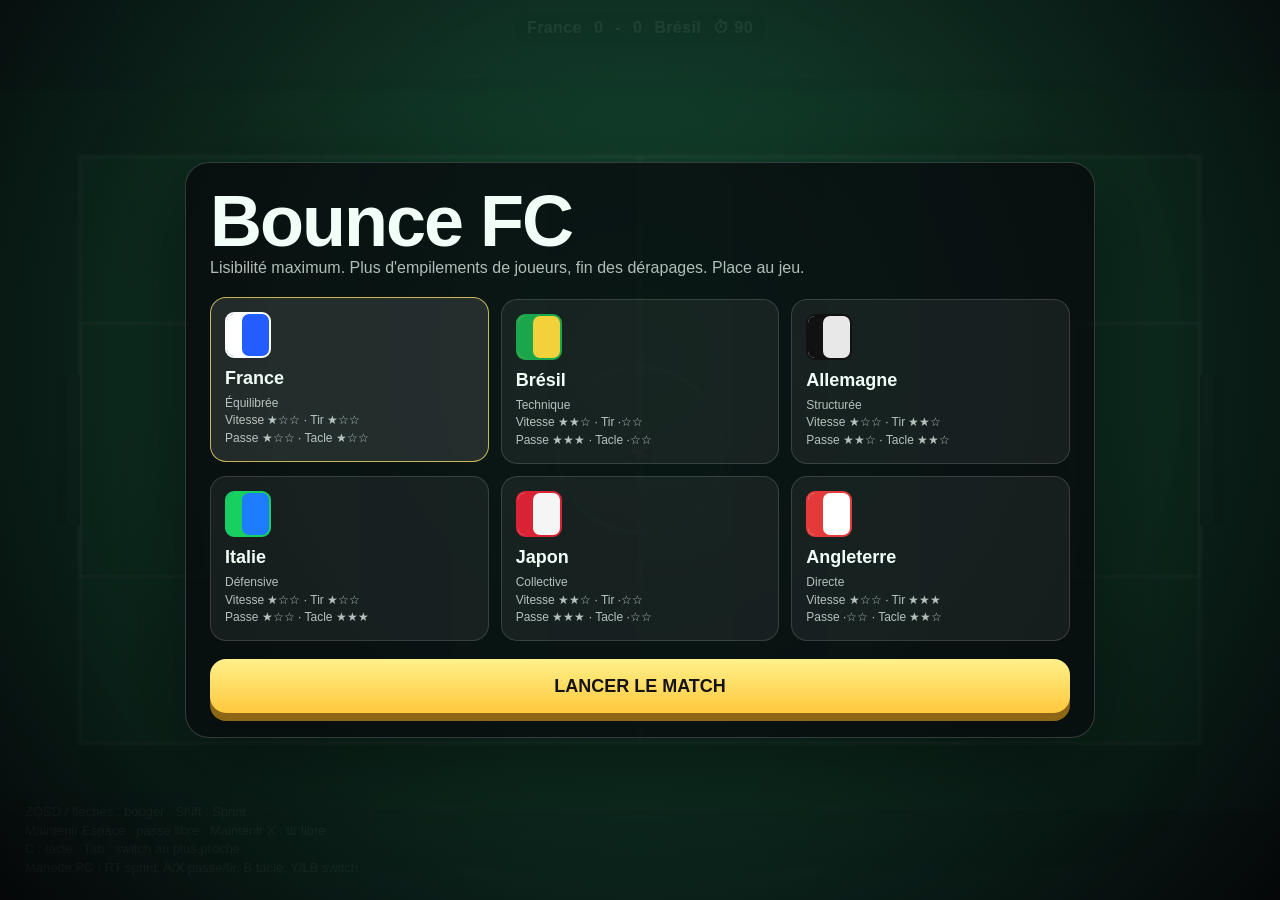
<file: public/Index.html>
<!DOCTYPE html>
<html lang="fr">
<head>
  <meta charset="UTF-8" />
  <meta name="viewport" content="width=device-width, initial-scale=1.0, maximum-scale=1.0, user-scalable=no" />
  <title>Bounce FC - Edition Lisible</title>
  <style>
    :root {
      --bg: #0f1518;
      --panel: rgba(8, 13, 16, 0.78);
      --line: rgba(255,255,255,.16);
      --text: #f2fff8;
      --muted: rgba(242,255,248,.72);
      --accent: #ffe66b;
    } 

    html, body {
      margin: 0; padding: 0; width: 100%; height: 100%; overflow: hidden;
      background: radial-gradient(circle at 50% 35%, #1b3030 0%, var(--bg) 64%, #070a0c 100%);
      color: var(--text); font-family: Arial, Helvetica, sans-serif;
      touch-action: none; user-select: none;
    }

    #wrap { position: fixed; inset: 0; display: grid; place-items: center; }

    canvas {
      width: min(100vw, calc(100vh * 16 / 9)); height: min(100vh, calc(100vw * 9 / 16));
      image-rendering: pixelated; image-rendering: crisp-edges;
      background: #147342; box-shadow: 0 24px 80px rgba(0,0,0,.45);
    }

    #topUi {
      position: fixed; top: 10px; left: 50%; transform: translateX(-50%);
      display: flex; gap: 12px; align-items: center; justify-content: center;
      padding: 8px 14px; border: 1px solid var(--line); background: var(--panel);
      backdrop-filter: blur(8px); border-radius: 14px; font-weight: 800;
      letter-spacing: .4px; pointer-events: none; text-shadow: 0 2px 0 rgba(0,0,0,.35); z-index: 5;
    }

    #toast {
      position: fixed; top: 62px; left: 50%; transform: translateX(-50%);
      padding: 8px 14px; border-radius: 999px; background: rgba(0,0,0,.5);
      border: 1px solid rgba(255,255,255,.12); font-weight: 700; opacity: 0;
      transition: opacity .18s ease; pointer-events: none; z-index: 6; font-size: 24px;
      color: #ffe66b;
    }

    #menu {
      position: fixed; inset: 0; display: flex; align-items: center; justify-content: center;
      background: radial-gradient(circle at 50% 40%, rgba(23, 83, 56, .92), rgba(5,7,9,.96)); z-index: 10;
    }

    .panel {
      width: min(860px, calc(100vw - 32px)); border: 1px solid rgba(255,255,255,.18);
      background: rgba(8, 12, 14, .82); border-radius: 24px;
      box-shadow: 0 24px 90px rgba(0,0,0,.5); padding: 24px;
    }

    h1 { margin: 0 0 4px 0; font-size: clamp(36px, 7vw, 72px); line-height: .95; letter-spacing: -2px; }
    .sub { color: var(--muted); margin-bottom: 22px; }
    .countries { display: grid; grid-template-columns: repeat(3, 1fr); gap: 12px; }

    .country {
      border: 1px solid rgba(255,255,255,.14); border-radius: 16px; padding: 14px;
      background: rgba(255,255,255,.06); cursor: pointer;
      transition: transform .12s ease, background .12s ease, border-color .12s ease;
    }
    .country:hover, .country.selected { transform: translateY(-2px); background: rgba(255,255,255,.11); border-color: rgba(255,230,107,.75); }

    .kit { width: 42px; height: 42px; border-radius: 9px; border: 2px solid rgba(0,0,0,.35); margin-bottom: 10px; box-shadow: inset 0 0 0 4px rgba(255,255,255,.1); }
    .country strong { display: block; font-size: 18px; margin-bottom: 6px; }
    .stats { color: var(--muted); font-size: 12px; line-height: 1.45; }

    #startBtn {
      margin-top: 18px; width: 100%; height: 54px; border: 0; border-radius: 16px;
      font-size: 18px; font-weight: 900; color: #141414;
      background: linear-gradient(180deg, #fff18b, #ffc83c); cursor: pointer; box-shadow: 0 8px 0 #8d6716;
    }
    #startBtn:active { transform: translateY(4px); box-shadow: 0 4px 0 #8d6716; }

    #help {
      position: fixed; left: 12px; bottom: 12px; max-width: 390px; padding: 10px 12px;
      background: rgba(0,0,0,.35); border: 1px solid rgba(255,255,255,.1);
      border-radius: 12px; color: rgba(255,255,255,.82); font-size: 13px; line-height: 1.42; z-index: 4;
    }

    #mobileControls { position: fixed; inset: 0; pointer-events: none; display: none; z-index: 7; }
    .stickBase { position: absolute; left: 22px; bottom: 28px; width: 122px; height: 122px; border-radius: 50%; background: rgba(255,255,255,.08); border: 1px solid rgba(255,255,255,.16); pointer-events: auto; }
    .stickNub { position: absolute; left: 39px; top: 39px; width: 44px; height: 44px; border-radius: 50%; background: rgba(255,255,255,.42); }
    .btns { position: absolute; right: 18px; bottom: 26px; display: grid; grid-template-columns: repeat(3, 60px); gap: 10px; pointer-events: auto; }
    .mbtn { width: 60px; height: 60px; border-radius: 50%; border: 1px solid rgba(255,255,255,.18); background: rgba(255,255,255,.14); color: white; font-weight: 900; display: grid; place-items: center; font-size: 11px; backdrop-filter: blur(5px); }

    @media (max-width: 820px) {
      .countries { grid-template-columns: repeat(2, 1fr); }
      #help { display: none; } #mobileControls { display: block; } #topUi { font-size: 12px; }
    }
  </style>
</head>
<body>
<div id="wrap"><canvas id="game" width="960" height="540"></canvas></div>
<div id="topUi">BOUNCE FC</div>
<div id="toast"></div>
<div id="help">
  ZQSD / flèches : bouger · Shift : Sprint<br>
  Maintenir Espace : passe libre · Maintenir X : tir libre<br>
  C : tacle · Tab : switch au plus proche<br>
  Manette PC : RT sprint, A/X passe/tir, B tacle, Y/LB switch.
</div>

<div id="mobileControls">
  <div class="stickBase" id="stick"><div class="stickNub" id="nub"></div></div>
  <div class="btns">
    <div class="mbtn" data-action="pass">PASSE</div>
    <div class="mbtn" data-action="shoot">TIR</div>
    <div class="mbtn" data-action="sprint">SPRINT</div>
    <div class="mbtn" data-action="tackle">TACLE</div>
    <div class="mbtn" data-action="switch">SWITCH</div>
  </div>
</div>

<div id="menu">
  <div class="panel">
    <h1>Bounce FC</h1>
    <div class="sub">Lisibilité maximum. Plus d'empilements de joueurs, fin des dérapages. Place au jeu.</div>
    <div class="countries" id="countryList"></div>
    <button id="startBtn">LANCER LE MATCH</button>
  </div>
</div>

<script>
  (function(){
    'use strict';

    const canvas = document.getElementById('game');
    const ctx = canvas.getContext('2d');
    ctx.imageSmoothingEnabled = false;

    const W = canvas.width;
    const H = canvas.height;
    const TEAM_A = 0;
    const TEAM_B = 1;

    const topUi = document.getElementById('topUi');
    const toastEl = document.getElementById('toast');
    const menu = document.getElementById('menu');
    const countryList = document.getElementById('countryList');
    const startBtn = document.getElementById('startBtn');

    const audioCtx = new (window.AudioContext || window.webkitAudioContext)();

    const countries = {
      france:  { name:'France',    color:'#245dff', stripe:'#ffffff', speed:1.00, power:1.00, pass:1.02, tackle:1.00, ai:1.00, style:'Équilibrée' },
      brazil:  { name:'Brésil',    color:'#f3d13b', stripe:'#1ba64b', speed:1.08, power:.92, pass:1.16, tackle:.88, ai:.98, style:'Technique' },
      germany: { name:'Allemagne', color:'#e8e8e8', stripe:'#111111', speed:.98, power:1.12, pass:1.04, tackle:1.08, ai:1.12, style:'Structurée' },
      italy:   { name:'Italie',    color:'#1e7cff', stripe:'#18d060', speed:.96, power:.96, pass:1.00, tackle:1.20, ai:1.12, style:'Défensive' },
      japan:   { name:'Japon',     color:'#f5f5f5', stripe:'#d92335', speed:1.14, power:.84, pass:1.20, tackle:.88, ai:1.18, style:'Collective' },
      england: { name:'Angleterre',color:'#ffffff', stripe:'#e53a3a', speed:1.00, power:1.18, pass:.92, tackle:1.10, ai:.96, style:'Directe' }
    };

    let selectedCountryId = 'france';
    let teamAData = countries.france;
    let teamBData = countries.brazil;

    const field = { x:60, y:50, w:W-120, h:H-100, goalSize:112 };
    let players = [];
    let particles = [];
    let ball;
    let controlledPlayer = null;
    let controlledTeam = TEAM_A;
    let scoreA = 0;
    let scoreB = 0;
    let timer = 90;
    let lastTime = performance.now();
    let gameOver = false;
    let kickFlash = 0;
    let toastTimer = 0;
    let cameraShake = 0;

    let kickoffWait = 0;
    let isKickoff = true;

    const keys = Object.create(null);
    const lastKeys = Object.create(null);
    const pressed = Object.create(null);
    let mobileMove = { x:0, y:0 };
    let stickActive = false; // Expose pour vérifier si le tactile est utilisé
    const mobileState = Object.create(null);
    const lastMobileState = Object.create(null);

    window.addEventListener('keydown', e => {
      const k = e.key.toLowerCase();
      keys[k] = true;
      if (!lastKeys[k]) pressed[k] = true;
      if (e.key === 'Tab' || e.key === ' ') e.preventDefault();
    });
    window.addEventListener('keyup', e => { keys[e.key.toLowerCase()] = false; });

    class Vec {
      constructor(x=0,y=0){ this.x=x; this.y=y; }
      clone(){ return new Vec(this.x,this.y); }
      set(x,y){ this.x=x; this.y=y; return this; }
      add(v){ this.x+=v.x; this.y+=v.y; return this; }
      sub(v){ this.x-=v.x; this.y-=v.y; return this; }
      mul(s){ this.x*=s; this.y*=s; return this; }
      len(){ return Math.hypot(this.x,this.y); }
      norm(){ const l=this.len(); if(l>0.0001){this.x/=l; this.y/=l;} return this; }
      static dist(a,b){ return Math.hypot(a.x-b.x,a.y-b.y); }
    }

    class Player {
      constructor(x,y,team,role,country,index){
        this.pos = new Vec(x,y);
        this.vel = new Vec();
        this.team = team;
        this.role = role;
        this.country = country;
        this.index = index;
        this.size = role === 'keeper' ? 28 : 26;
        this.radius = this.size * .58;
        this.hasBall = false;
        this.isControlled = false;

        // ENCORE PLUS LENT ET PLUS DE FRICTION
        this.baseSpeed = (role === 'keeper' ? 1.0 : 1.15) * country.speed;
        this.accel = 0.22;
        this.friction = 0.82; // Arrêt plus net

        this.tackleCooldown = 0;
        this.stun = 0;
        this.target = new Vec(x,y);
        this.lastFace = team === TEAM_A ? new Vec(1,0) : new Vec(-1,0);

        this.stamina = 100;
        this.charge = 0;
        this.chargeType = null;
      }

      update(dt){
        if(this.tackleCooldown>0) this.tackleCooldown--;
        if(this.stun>0) this.stun--;

        if(this.stamina < 100) this.stamina += 0.4;

        if(this.stun <= 0 && kickoffWait <= 0){
          if(this.isControlled && this.team === controlledTeam) this.controlInput(dt);
          else this.ai(dt);
        }

        if(kickoffWait > 0 && isKickoff) {
          this.target = getBasePosition(this);
          const toTarget = this.target.clone().sub(this.pos);
          if(toTarget.len() > 5) this.vel.add(toTarget.norm().mul(this.baseSpeed * 0.1));
        }

        if(this.vel.len() > 0.2) this.lastFace = this.vel.clone().norm();
        this.pos.add(this.vel);
        this.vel.mul(this.friction);

        // Contraintes de terrain
        this.pos.x = clamp(this.pos.x, field.x + this.radius, field.x + field.w - this.radius);
        this.pos.y = clamp(this.pos.y, field.y + this.radius, field.y + field.h - this.radius);
      }

      controlInput(dt){
        const dir = new Vec();
        if(keys.arrowup || keys.z) dir.y -= 1;
        if(keys.arrowdown || keys.s) dir.y += 1;
        if(keys.arrowleft || keys.q || keys.a) dir.x -= 1;
        if(keys.arrowright || keys.d) dir.x += 1;
        dir.x += mobileMove.x;
        dir.y += mobileMove.y;

        let currentSpeed = this.baseSpeed;
        const isSprinting = (keys.shift || mobileState['sprint']) && dir.len() > 0 && this.stamina > 2;

        if(isSprinting){
          currentSpeed *= 1.5;
          this.stamina -= 1.2;
        }

        if(dir.len() > 0){
          dir.norm().mul(currentSpeed * this.accel);
          this.vel.add(dir);
        }

        const wantsPass = keys[' '] || mobileState['pass'];
        const wantsShoot = keys.x || mobileState['shoot'];

        if (this.hasBall) {
          if (wantsPass && !wantsShoot) {
            this.chargeType = 'pass';
            this.charge = clamp(this.charge + dt * 70, 0, 100);
          } else if (wantsShoot && !wantsPass) {
            this.chargeType = 'shoot';
            this.charge = clamp(this.charge + dt * 70, 0, 100);
          } else if (this.charge > 0) {
            const powerRatio = clamp(this.charge / 100, 0.3, 1.0);
            if (this.chargeType === 'pass') passBall(this, powerRatio);
            if (this.chargeType === 'shoot') shootBall(this, powerRatio);
            this.charge = 0;
            this.chargeType = null;
          }
        } else {
          this.charge = 0;
        }

        if((pressed.c || consumeMobile('tackle')) && this.tackleCooldown <= 0) tackle(this);
        if(pressed.tab || consumeMobile('switch')) switchControlledPlayer();
      }

      ai(dt) {
        const attacking = ball.owner && ball.owner.team === this.team;
        const freeBall = !ball.owner;

        const mates = players.filter(p => p.team === this.team && p.role !== 'keeper');
        let closest = mates[0];
        let minDist = Infinity;
        mates.forEach(m => {
          const d = Vec.dist(m.pos, ball.pos);
          if (d < minDist) { minDist = d; closest = m; }
        });
        const isClosest = (this === closest);

        if (freeBall && isClosest) {
          this.target = ball.pos.clone();
        } else if (attacking) {
          this.attackPosition();
        } else {
          this.defensePosition(isClosest);
        }

        const toTarget = this.target.clone().sub(this.pos);
        const dist = toTarget.len();

        if(isClosest && !attacking && !freeBall && this.tackleCooldown <= 0 && dist < 45) {
          tackle(this);
        }

        if (dist > 4) {
          const aiBoost = this.country.ai;
          toTarget.norm().mul(this.baseSpeed * this.accel * 0.8 * aiBoost);
          this.vel.add(toTarget);
        }

        if (this.team === TEAM_B && this.hasBall) this.enemyDecision(dt);
      }

      attackPosition() {
        const basePos = getBasePosition(this);
        const ballPullX = (ball.pos.x - (field.x + field.w / 2)) * 0.25;
        const ballPullY = (ball.pos.y - H / 2) * 0.35;
        this.target = new Vec(basePos.x + ballPullX, basePos.y + ballPullY);
        this.target.x = clamp(this.target.x, field.x + 35, field.x + field.w - 35);
        this.target.y = clamp(this.target.y, field.y + 35, field.y + field.h - 35);
      }

      defensePosition(isClosest) {
        if (isClosest && ball.owner && ball.owner.team !== this.team) {
          const dirToBall = ball.owner.pos.clone().sub(this.pos).norm();
          this.target = ball.pos.clone().sub(dirToBall.mul(25));
          return;
        }
        const ownGoalX = this.team === TEAM_A ? field.x + 38 : field.x + field.w - 38;
        const factor = this.role === 'keeper' ? 0.035 : this.role === 'defender' ? 0.2 : this.role === 'mid' ? 0.4 : 0.6;
        const x = ownGoalX + (ball.pos.x - ownGoalX) * factor;
        const baseLaneY = (H / 2) + (this.index - 2.5) * 40;
        const y = baseLaneY + (ball.pos.y - H / 2) * 0.2;
        this.target = new Vec(clamp(x, field.x + 30, field.x + field.w - 30), clamp(y, field.y + 30, field.y + field.h - 30));
      }

      enemyDecision(dt){
        this.charge += dt * 65;
        const enemyGoalX = this.team === TEAM_A ? field.x + field.w : field.x;
        const distGoal = Math.abs(this.pos.x - enemyGoalX);
        const centerBias = Math.abs(this.pos.y - H/2);

        if(distGoal < 245 && centerBias < 145 && this.charge > 40) {
          shootBall(this, 0.8 + Math.random()*0.2);
          this.charge = 0;
        } else if(Math.random() < 0.015 && this.charge > 30) {
          passBall(this, 0.5 + Math.random()*0.5);
          this.charge = 0;
        }
      }

      draw(){
        const x=this.pos.x, y=this.pos.y, s=this.size, h=s/2;
        ctx.save();
        ctx.fillStyle = 'rgba(0,0,0,.28)';
        roundRect(ctx, x-h+3, y-h+9, s, s, 5); ctx.fill();

        ctx.fillStyle = this.country.color;
        roundRect(ctx, x-h, y-h, s, s, 5); ctx.fill();
        ctx.lineWidth = this.isControlled ? 4 : 2;
        ctx.strokeStyle = this.isControlled ? '#fff6a5' : '#101010'; ctx.stroke();

        ctx.fillStyle = this.country.stripe;
        ctx.fillRect(Math.round(x-3), Math.round(y-h+3), 6, s-6);
        ctx.fillRect(Math.round(x-h+4), Math.round(y-8), s-8, 3);
        ctx.fillRect(Math.round(x-h+4), Math.round(y+5), s-8, 3);
        ctx.fillRect(Math.round(x-h+5), Math.round(y+h-7), s-10, 3);

        const face = this.lastFace;
        ctx.fillStyle = 'rgba(0,0,0,.38)';
        ctx.fillRect(Math.round(x + face.x*8 - 2), Math.round(y + face.y*8 - 2), 4, 4);

        if(this.stun>0){
          ctx.fillStyle = 'rgba(255,255,255,.55)'; ctx.fillRect(x-h, y-h, s, s);
          ctx.fillStyle = '#111'; ctx.font = 'bold 11px monospace';
          ctx.textAlign='center'; ctx.textBaseline='middle'; ctx.fillText('!', x, y-1);
        } else {
          ctx.fillStyle = this.team === TEAM_A ? '#111' : '#fff'; ctx.font = 'bold 10px monospace';
          ctx.textAlign='center'; ctx.textBaseline='middle'; ctx.fillText(String(this.index+1), x, y+1);
        }

        if(this.hasBall){
          ctx.strokeStyle = 'rgba(255,230,107,.75)'; ctx.lineWidth = 2;
          ctx.beginPath(); ctx.arc(x, y, s*.82, 0, Math.PI*2); ctx.stroke();
        }

        if(this.isControlled) {
          ctx.fillStyle = 'rgba(0,0,0,0.5)';
          ctx.fillRect(x - 12, y + h + 4, 24, 4);
          ctx.fillStyle = this.stamina < 30 ? '#ff4d4d' : '#2ecc71';
          ctx.fillRect(x - 12, y + h + 4, 24 * (this.stamina/100), 4);
        }

        if(this.charge > 0) {
          ctx.fillStyle = 'rgba(0,0,0,0.5)';
          ctx.fillRect(x - 15, y - h - 10, 30, 6);
          ctx.fillStyle = this.chargeType === 'shoot' ? '#ff9f43' : '#48dbfb';
          ctx.fillRect(x - 15, y - h - 10, 30 * (this.charge/100), 6);
        }

        ctx.restore();
      }
    }

    function getBasePosition(p) {
      const dir = p.team === TEAM_A ? 1 : -1;
      const lane = (p.index - 2.5) * 46;
      const startX = field.x + field.w / 2;
      const offsets = {
        keeper: new Vec(-dir * (field.w / 2 - 30), 0),
        defender: new Vec(-dir * 180, lane * 0.7),
        mid: new Vec(0, lane * 0.9),
        striker: new Vec(dir * 150, lane * 0.8)
      };
      return new Vec(startX, H / 2).add(offsets[p.role] || new Vec());
    }

    class Ball {
      constructor(){
        this.pos = new Vec(W/2,H/2); this.vel = new Vec();
        this.radius = 8; this.owner = null; this.spin = 0;
      }
      update(){
        if(kickoffWait > 0 && isKickoff) return;

        if(this.owner){
          const d = getPlayerFacing(this.owner);
          this.pos.x = this.owner.pos.x + d.x*20; this.pos.y = this.owner.pos.y + d.y*20;
          this.vel.set(0,0); return;
        }

        this.pos.add(this.vel);
        this.spin += this.vel.len()*.05;
        this.vel.mul(.975); // Balle qui roule un peu moins loin 
        if(this.vel.len()<.035) this.vel.set(0,0);

        if(this.pos.x - this.radius < field.x){
          if(isInsideGoal(this.pos.y)){ goal(TEAM_B); return; }
          this.pos.x = field.x + this.radius; this.vel.x *= -.91; wallBang(this.pos.x,this.pos.y);
        }
        if(this.pos.x + this.radius > field.x + field.w){
          if(isInsideGoal(this.pos.y)){ goal(TEAM_A); return; }
          this.pos.x = field.x + field.w - this.radius; this.vel.x *= -.91; wallBang(this.pos.x,this.pos.y);
        }
        if(this.pos.y - this.radius < field.y){
          this.pos.y = field.y + this.radius; this.vel.y *= -.91; wallBang(this.pos.x,this.pos.y);
        }
        if(this.pos.y + this.radius > field.y + field.h){
          this.pos.y = field.y + field.h - this.radius; this.vel.y *= -.91; wallBang(this.pos.x,this.pos.y);
        }

        for(const p of players){
          const d = Vec.dist(this.pos,p.pos);
          if(d < this.radius + p.radius && p.stun <= 0){
            attachBall(p); pop(this.pos.x,this.pos.y,'#fff',7); break;
          }
        }
      }
      draw(){
        ctx.save(); ctx.fillStyle='rgba(0,0,0,.30)';
        ctx.beginPath(); ctx.arc(this.pos.x, this.pos.y+5, this.radius, 0, Math.PI*2); ctx.fill();
        ctx.translate(this.pos.x,this.pos.y); ctx.rotate(this.spin);
        ctx.fillStyle='#f6f6f0'; ctx.beginPath(); ctx.arc(0,0,this.radius,0,Math.PI*2); ctx.fill();
        ctx.strokeStyle='#111'; ctx.lineWidth=2; ctx.stroke(); ctx.fillStyle='#111';
        ctx.fillRect(-2,-7,4,4); ctx.fillRect(3,-1,4,4); ctx.fillRect(-6,3,4,4);
        ctx.restore();
      }
    }

    function createMenu(){
      countryList.innerHTML = '';
      Object.entries(countries).forEach(([id,c])=>{
        const el = document.createElement('div');
        el.className = 'country' + (id===selectedCountryId ? ' selected' : '');
        el.innerHTML = `<div class="kit" style="background:${c.color}; border-color:${c.stripe}; box-shadow: inset 15px 0 0 ${c.stripe};"></div><strong>${c.name}</strong><div class="stats">${c.style}<br>Vitesse ${stat(c.speed)} · Tir ${stat(c.power)}<br>Passe ${stat(c.pass)} · Tacle ${stat(c.tackle)}</div>`;
        el.onclick = () => { selectedCountryId = id; createMenu(); };
        countryList.appendChild(el);
      });
    }
    function stat(v){ return v>=1.15?'★★★':v>=1.03?'★★☆':v>=.96?'★☆☆':'·☆☆'; }

    startBtn.onclick = () => {
      teamAData = countries[selectedCountryId];
      const ids = Object.keys(countries).filter(id=>id!==selectedCountryId);
      teamBData = countries[ids[Math.floor(Math.random()*ids.length)]];
      menu.style.display = 'none';
      if(audioCtx.state === 'suspended') audioCtx.resume();
      restart();
      triggerKickoff(TEAM_A);
    };

    function createTeams(){
      players = [];
      for(let i=0; i<6; i++) {
        const roles = ['keeper','defender','defender','mid','striker','striker'];
        players.push(new Player(0,0,TEAM_A,roles[i],teamAData,i));
        players.push(new Player(0,0,TEAM_B,roles[i],teamBData,i));
      }
      players.forEach(p => p.pos = getBasePosition(p));
      setControlled(players.find(p=>p.team===TEAM_A && p.role==='mid'));
    }

    function attachBall(p){
      if(ball.owner) ball.owner.hasBall = false;
      ball.owner = p; p.hasBall = true;
      if(p.team === controlledTeam) setControlled(p);
    }

    function releaseBall(dir,power){
      if(ball.owner) ball.owner.hasBall = false;
      ball.owner = null; ball.vel = dir.norm().mul(power); kickFlash = 6;
    }

    function passBall(p, powerRatio){
      const mates = players.filter(m => m.team === p.team && m !== p);
      const facing = getPlayerFacing(p);
      let best = null, bestScore = -99999;

      for(const m of mates){
        const to = m.pos.clone().sub(p.pos);
        const dist = to.len();
        const dir = to.clone().norm();
        const align = dir.x * facing.x + dir.y * facing.y;

        if (p.isControlled && align < 0.35) continue;

        let score = align * 150 - dist * 0.16;
        if (p.team === TEAM_A) score += (m.pos.x - p.pos.x) * 0.05;
        else score += (p.pos.x - m.pos.x) * 0.05;

        if (isPassLaneBlocked(p.pos, m.pos, p.team)) score -= 115;
        if (m.role === 'striker') score += 12;

        if(score > bestScore){ bestScore = score; best = m; }
      }

      let releaseDir = facing.clone();

      if (best) {
        const toMate = best.pos.clone().sub(p.pos).norm();
        releaseDir = p.isControlled ? facing.mul(0.4).add(toMate.mul(0.6)).norm() : toMate;
        if (p.team === controlledTeam) setControlled(best);
      }

      releaseBall(releaseDir, (3.5 + 4 * powerRatio) * p.country.pass);
      pop(p.pos.x, p.pos.y, p.country.stripe, 10);
    }

    function shootBall(p, powerRatio){
      let dir = p.lastFace.clone().norm();

      if (p.isControlled) {
        const goalX = p.team === TEAM_A ? field.x + field.w : field.x;
        const toGoal = new Vec(goalX, H/2).sub(p.pos).norm();
        const dot = dir.x * toGoal.x + dir.y * toGoal.y;

        if (dot > 0.5) {
          dir = dir.mul(0.55).add(toGoal.mul(0.45)).norm();
        }
      } else {
        const goalX = p.team === TEAM_A ? field.x + field.w : field.x;
        const aimY = H/2 + randomRange(-field.goalSize * 0.6, field.goalSize * 0.6);
        dir = new Vec(goalX, aimY).sub(p.pos).norm();

        const angleErr = randomRange(-0.15, 0.15);
        const ca = Math.cos(angleErr), sa = Math.sin(angleErr);
        dir.set(dir.x * ca - dir.y * sa, dir.x * sa + dir.y * ca);
      }

      releaseBall(dir, (4.5 + 5 * powerRatio) * p.country.power);
      pop(p.pos.x, p.pos.y, '#ffe66b', 14);
    }

    function tackle(p){
      p.tackleCooldown = 60;
      const dir = getPlayerFacing(p);
      p.vel.add(dir.clone().mul(5.5 * p.country.tackle));
      pop(p.pos.x,p.pos.y,'#9be7ff',8);

      for(const o of players){
        if(o===p || o.team===p.team) continue;
        if(Vec.dist(p.pos,o.pos) < 42){
          o.stun = 45;
          o.vel.add(dir.clone().mul(4));
          cameraShake = 12;
          pop(o.pos.x,o.pos.y,'#ff4d4d',15);

          if(o.hasBall){
            o.hasBall=false; ball.owner=null;
            ball.vel = dir.clone().mul(3 + Math.random()*2);
          }
        }
      }
    }

    function switchControlledPlayer(){
      const list = players.filter(p => p.team === controlledTeam && p.role !== 'keeper');
      if(list.length === 0) return;

      list.sort((a,b) => Vec.dist(a.pos, ball.pos) - Vec.dist(b.pos, ball.pos));

      let target = list[0];
      if(target === controlledPlayer && list.length > 1) {
        target = list[1];
      }

      if(target) setControlled(target);
    }

    function setControlled(p){ players.forEach(p=>p.isControlled=false); controlledPlayer = p; p.isControlled=true; }
    function getPlayerFacing(p){ return p.vel.len()>.25 ? p.vel.clone().norm() : p.lastFace.clone(); }

    function isPassLaneBlocked(from,to,team){
      for(const p of players){ if(p.team===team) continue; if(distancePointToSegment(p.pos,from,to)<21) return true; }
      return false;
    }
    function distancePointToSegment(p,a,b){
      const ab=b.clone().sub(a), ap=p.clone().sub(a); const len2=ab.x*ab.x+ab.y*ab.y;
      let t=len2>0 ? (ap.x*ab.x+ap.y*ab.y)/len2 : 0; t=clamp(t,0,1);
      return Vec.dist(p,new Vec(a.x+ab.x*t,a.y+ab.y*t));
    }
    function isInsideGoal(y){ return Math.abs(y-H/2)<field.goalSize/2; }

    function goal(team){
      if(team===TEAM_A) scoreA++; else scoreB++;
      showToast(team===TEAM_A ? 'B U T ! WAAAAAH !' : 'B U T ! (Adversaire)');
      goalBurst(team===TEAM_A ? field.x+field.w : field.x, H/2);
      cameraShake = 20;
      playCrowdRoar();
      launchConfetti();
      triggerKickoff(team===TEAM_A ? TEAM_B : TEAM_A);
    }

    function triggerKickoff(kickoffTeam){
      isKickoff = true;
      kickoffWait = 3;
      ball.pos = new Vec(W/2,H/2); ball.vel = new Vec(); ball.owner = null;
      const starter = players.find(p=>p.team===kickoffTeam && p.role==='mid') || players[3];
      setTimeout(() => { if(!gameOver) attachBall(starter); }, 3000);
    }

    function restart(){
      scoreA=0; scoreB=0; timer=90; gameOver=false;
      ball = new Ball(); createTeams();
    }

    function pollGamepad() {
      const pads = navigator.getGamepads ? navigator.getGamepads() : [];
      const pad = pads[0];
      if (!pad) return;
      const deadzone = 0.2;
      const axesX = pad.axes[0];
      const axesY = pad.axes[1];

      // Correction du bug "Joystick fantôme" : 
      // Si le joystick de la manette est utilisé (hors tactile), on force la mise à jour (même vers 0)
      if (!stickActive) {
        mobileMove.x = Math.abs(axesX) > deadzone ? axesX : 0;
        mobileMove.y = Math.abs(axesY) > deadzone ? axesY : 0;
      }

      mobileState['pass'] = pad.buttons[0]?.pressed;
      mobileState['shoot'] = pad.buttons[2]?.pressed;
      mobileState['tackle'] = pad.buttons[1]?.pressed;
      mobileState['switch'] = pad.buttons[3]?.pressed || pad.buttons[4]?.pressed || pad.buttons[6]?.pressed;
      mobileState['sprint'] = pad.buttons[7]?.pressed || pad.buttons[5]?.pressed;
    }

    function update(dt){
      pollGamepad();
      if(menu.style.display !== 'none') return;

      if(gameOver){ if(keys.r) restart(); updateKeys(); return; }
      if(keys.r) restart();

      if(kickoffWait > 0) {
        kickoffWait -= dt;
        if(kickoffWait <= 0) isKickoff = false;
      } else {
        timer -= dt;
        if(timer<=0){ timer=0; gameOver=true; showToast('Fin du match'); }
      }

      if(cameraShake > 0) cameraShake *= 0.9;
      if(cameraShake < 0.5) cameraShake = 0;

      // SÉPARATION PHYSIQUE (Anti-superposition)
      for(let i=0; i<players.length; i++){
        for(let j=i+1; j<players.length; j++){
          const p1 = players[i]; const p2 = players[j];
          const dist = Vec.dist(p1.pos, p2.pos);
          const minDist = p1.radius + p2.radius + 4; // Un peu de marge autour du joueur
          if(dist < minDist && dist > 0.1){
            const overlap = minDist - dist;
            const push = p1.pos.clone().sub(p2.pos).norm().mul(overlap * 0.5);
            p1.pos.add(push);
            p2.pos.sub(push);
          }
        }
      }

      players.forEach(p=>p.update(dt));
      ball.update();

      particles.forEach(p=>{
        if(p.type === 'confetti') {
          p.x += Math.sin(p.life * p.swaySpeed) * 2;
          p.y += p.vy; p.vy = Math.min(p.vy + 0.1, 3);
        } else {
          p.x+=p.vx; p.y+=p.vy; p.vx*=.94; p.vy*=.94;
        }
        p.life--;
      });
      particles = particles.filter(p=>p.life>0);

      if(kickFlash>0) kickFlash--;
      if(toastTimer>0){ toastTimer-=dt; if(toastTimer<=0) toastEl.style.opacity=0; }
      updateKeys();
    }

    function updateKeys(){
      for(let k in keys) lastKeys[k] = keys[k];
      for(let k in pressed) delete pressed[k];
      for(let k in mobileState) lastMobileState[k] = mobileState[k];
    }
    function consumeMobile(k){
      const val = mobileState[k] && !lastMobileState[k];
      if(val) lastMobileState[k] = true;
      return val;
    }

    function draw(){
      ctx.save();
      if(cameraShake > 0) {
        ctx.translate(Math.random()*cameraShake - cameraShake/2, Math.random()*cameraShake - cameraShake/2);
      }

      drawField();
      drawPassHint();
      const sorted=[...players].sort((a,b)=>a.pos.y-b.pos.y);
      sorted.forEach(p=>p.draw());
      ball.draw();
      drawParticles();
      ctx.restore();

      let topText = `<span>${teamAData.name}</span><span>${scoreA}</span><span>-</span><span>${scoreB}</span><span>${teamBData.name}</span><span>⏱ ${Math.ceil(timer)}</span>`;
      if(isKickoff && kickoffWait > 0 && !gameOver) topText += ` <span style="color:#ffe66b; margin-left:15px;">PRÊT... ${Math.ceil(kickoffWait)}</span>`;
      topUi.innerHTML = topText;

      if(gameOver) drawGameOver();
    }

    function drawField(){
      ctx.clearRect(0,0,W,H);
      ctx.fillStyle='#12301f'; ctx.fillRect(0,0,W,H);
      for(let i=0;i<12;i++){ ctx.fillStyle=i%2?'#197846':'#1d844e'; ctx.fillRect(field.x+i*field.w/12,field.y,field.w/12,field.h); }
      ctx.strokeStyle='rgba(255,255,255,.52)'; ctx.lineWidth=3; ctx.strokeRect(field.x,field.y,field.w,field.h);
      ctx.beginPath(); ctx.moveTo(W/2,field.y); ctx.lineTo(W/2,field.y+field.h); ctx.stroke();
      ctx.beginPath(); ctx.arc(W/2,H/2,62,0,Math.PI*2); ctx.stroke();
      ctx.strokeRect(field.x,H/2-95,96,190); ctx.strokeRect(field.x+field.w-96,H/2-95,96,190);
      ctx.fillStyle='#0b0e10'; ctx.fillRect(field.x-17,H/2-field.goalSize/2,17,field.goalSize); ctx.fillRect(field.x+field.w,H/2-field.goalSize/2,17,field.goalSize);
      ctx.fillStyle='rgba(255,255,255,.12)'; ctx.fillRect(field.x-10,H/2-field.goalSize/2,10,field.goalSize); ctx.fillRect(field.x+field.w,H/2-field.goalSize/2,10,field.goalSize);
      if(kickFlash>0){ ctx.fillStyle=`rgba(255,230,107,${kickFlash/40})`; ctx.fillRect(field.x,field.y,field.w,field.h); }
    }

    function drawPassHint(){
      if(!controlledPlayer || !controlledPlayer.hasBall) return;
      const target = findBestMate(controlledPlayer);
      if(!target) return;
      ctx.save(); ctx.setLineDash([6,7]); ctx.strokeStyle='rgba(255,246,165,.45)'; ctx.lineWidth=2;
      ctx.beginPath(); ctx.moveTo(controlledPlayer.pos.x,controlledPlayer.pos.y); ctx.lineTo(target.pos.x,target.pos.y); ctx.stroke(); ctx.restore();
    }

    function findBestMate(p){
      const mates=players.filter(m=>m.team===p.team && m!==p);
      let best=null, bestScore=-99999;
      const facing = getPlayerFacing(p);
      for(const m of mates){
        const to = m.pos.clone().sub(p.pos);
        const dir = to.clone().norm();
        const align = dir.x * facing.x + dir.y * facing.y;
        if(align < 0.35) continue;
        let score = align * 150 - to.len() * 0.16;
        if(isPassLaneBlocked(p.pos,m.pos,p.team)) score -= 115;
        if(score>bestScore){bestScore=score;best=m;}
      }
      return best;
    }

    function drawParticles(){ particles.forEach(p=>{ ctx.globalAlpha=clamp(p.life/30,0,1); ctx.fillStyle=p.c; ctx.fillRect(p.x,p.y,p.s,p.s); ctx.globalAlpha=1; }); }
    function drawGameOver(){
      ctx.fillStyle='rgba(0,0,0,.68)'; ctx.fillRect(0,0,W,H);
      ctx.textAlign='center'; ctx.fillStyle='#fff'; ctx.font='900 48px Arial'; ctx.fillText('FIN DU MATCH',W/2,H/2-42);
      ctx.font='900 32px Arial'; ctx.fillText(`${scoreA} - ${scoreB}`,W/2,H/2+6);
      ctx.font='18px Arial'; ctx.fillText('R pour recommencer',W/2,H/2+50);
    }

    function pop(x,y,c,n){ for(let i=0;i<n;i++) particles.push({x,y,vx:randomRange(-2.2,2.2),vy:randomRange(-2.2,2.2),life:randomRange(16,32),c,s:randomRange(2,5),type:'normal'}); }
    function wallBang(x,y){ pop(x,y,'#c8fff0',5); }
    function goalBurst(x,y){ pop(x,y,'#ffe66b',42); }

    function launchConfetti(){
      const colors = ['#ff4d4d', '#48dbfb', '#ffe66b', '#1dd1a1', '#f368e0'];
      for(let i=0; i<150; i++){
        particles.push({
          x: randomRange(0, W), y: randomRange(-50, 0),
          vx: 0, vy: randomRange(0.5, 3),
          life: randomRange(120, 200), type: 'confetti',
          c: colors[Math.floor(Math.random()*colors.length)],
          s: randomRange(4, 8), swaySpeed: randomRange(0.05, 0.15)
        });
      }
    }

    function playCrowdRoar() {
      if(audioCtx.state === 'suspended') return;
      const bufferSize = audioCtx.sampleRate * 2;
      const buffer = audioCtx.createBuffer(1, bufferSize, audioCtx.sampleRate);
      const data = buffer.getChannelData(0);
      for (let i = 0; i < bufferSize; i++) data[i] = Math.random() * 2 - 1;
      const noise = audioCtx.createBufferSource();
      noise.buffer = buffer;
      const filter = audioCtx.createBiquadFilter(); filter.type = 'lowpass';
      filter.frequency.setValueAtTime(400, audioCtx.currentTime);
      filter.frequency.linearRampToValueAtTime(1200, audioCtx.currentTime + 0.5);
      filter.frequency.linearRampToValueAtTime(100, audioCtx.currentTime + 2);
      const gain = audioCtx.createGain();
      gain.gain.setValueAtTime(0, audioCtx.currentTime);
      gain.gain.linearRampToValueAtTime(0.3, audioCtx.currentTime + 0.5);
      gain.gain.linearRampToValueAtTime(0, audioCtx.currentTime + 2);
      noise.connect(filter); filter.connect(gain); gain.connect(audioCtx.destination);
      noise.start();
    }

    function showToast(t){ toastEl.textContent=t; toastEl.style.opacity=1; toastTimer=2.0; }

    function loop(now){ const dt=Math.min((now-lastTime)/1000,.033); lastTime=now; update(dt); draw(); requestAnimationFrame(loop); }
    function clamp(v,min,max){ return Math.max(min,Math.min(max,v)); }
    function randomRange(a,b){ return a+Math.random()*(b-a); }
    function roundRect(ctx,x,y,w,h,r){ ctx.beginPath(); ctx.moveTo(x+r,y); ctx.lineTo(x+w-r,y); ctx.quadraticCurveTo(x+w,y,x+w,y+r); ctx.lineTo(x+w,y+h-r); ctx.quadraticCurveTo(x+w,y+h,x+w-r,y+h); ctx.lineTo(x+r,y+h); ctx.quadraticCurveTo(x,y+h,x,y+h-r); ctx.lineTo(x,y+r); ctx.quadraticCurveTo(x,y,x+r,y); ctx.closePath(); }

    const stick = document.getElementById('stick');
    const nub = document.getElementById('nub');

    stick.addEventListener('pointerdown', e=>{ stickActive=true; stick.setPointerCapture(e.pointerId); updateStick(e); });
    stick.addEventListener('pointermove', e=>{ if(stickActive) updateStick(e); });
    stick.addEventListener('pointerup', resetStick); stick.addEventListener('pointercancel', resetStick);
    function updateStick(e){
      const r=stick.getBoundingClientRect(); const cx=r.left+r.width/2, cy=r.top+r.height/2;
      let dx=e.clientX-cx, dy=e.clientY-cy; const l=Math.hypot(dx,dy); const max=44;
      if(l>max){dx=dx/l*max; dy=dy/l*max;}
      nub.style.transform=`translate(${dx}px,${dy}px)`; mobileMove.x=dx/max; mobileMove.y=dy/max;
    }
    function resetStick(){ stickActive=false; mobileMove.x=0; mobileMove.y=0; nub.style.transform='translate(0,0)'; }
    document.querySelectorAll('.mbtn').forEach(b=>{
      b.addEventListener('pointerdown', e=>{ e.preventDefault(); mobileState[b.dataset.action]=true; });
      b.addEventListener('pointerup', e=>{ e.preventDefault(); mobileState[b.dataset.action]=false; });
      b.addEventListener('pointerleave', e=>{ mobileState[b.dataset.action]=false; });
    });

    createMenu();
    ball = new Ball();
    requestAnimationFrame(loop);
  })();
</script>
</body>
</html>
</file>
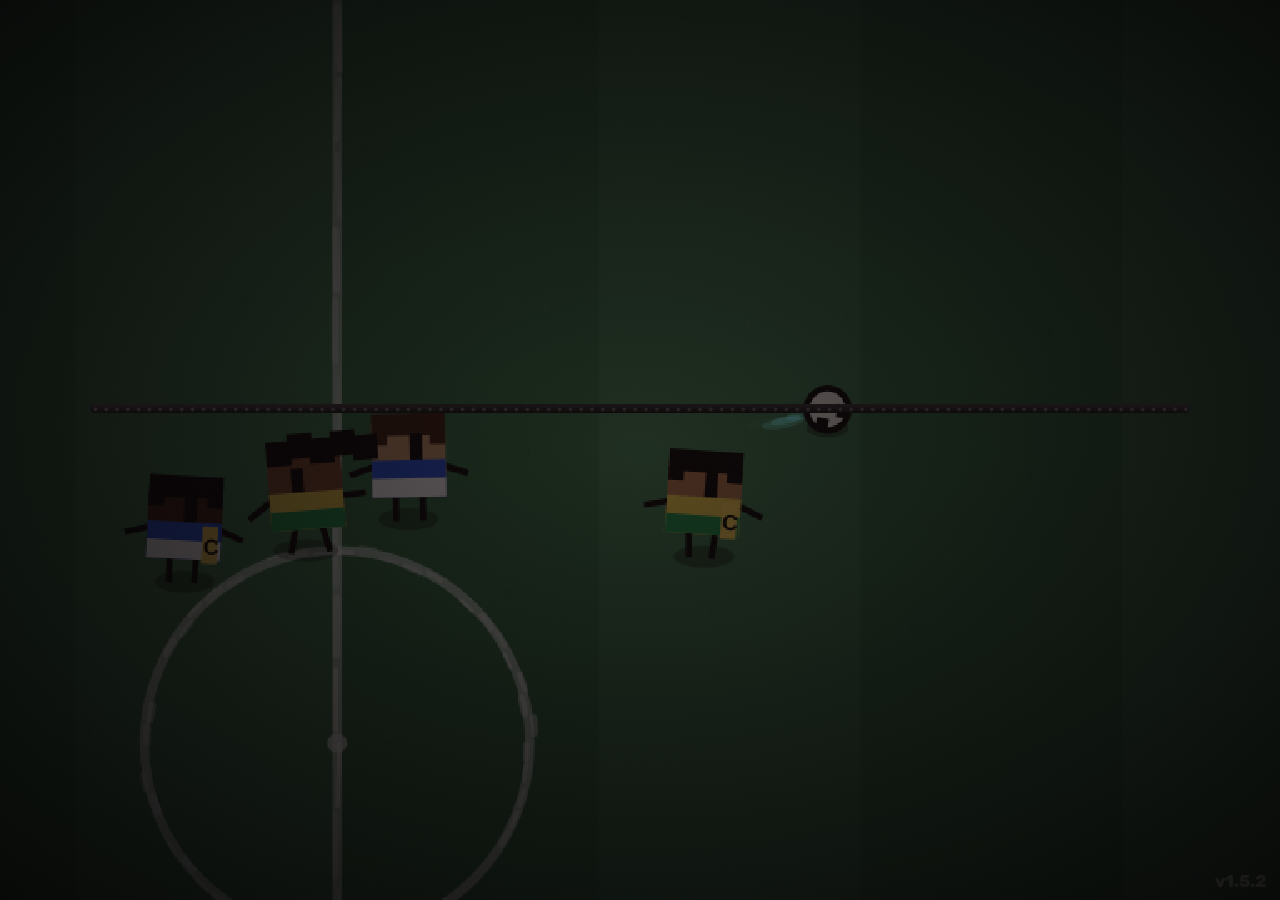
<file: public/index.html>
<!DOCTYPE html>
<html lang="fr">
<head>
<meta charset="UTF-8" />
<meta name="viewport" content="width=device-width, initial-scale=1.0, maximum-scale=1.0, user-scalable=no, viewport-fit=cover" />
<title>BRUTAL FC</title>
<meta name="theme-color" content="#0b0809">
<meta name="mobile-web-app-capable" content="yes">
<meta name="apple-mobile-web-app-capable" content="yes">
<link rel="preconnect" href="https://fonts.googleapis.com">
<link rel="preconnect" href="https://fonts.gstatic.com" crossorigin>
<link href="https://fonts.googleapis.com/css2?family=Bowlby+One&family=Rubik:wght@700;800;900&display=swap" rel="stylesheet">
<link rel="stylesheet" href="src/ui/ui.css">
</head>
<body>

<div id="wrap"><canvas id="game" width="960" height="540"></canvas></div>
<div id="topUi"><span class="hudCup">🏆</span><span class="hudLabel">BRUTAL FC</span></div><div id="toast"></div><div id="matchBanner"></div>
<div id="hudBtns"><button id="pauseBtn" aria-label="Pause">II</button></div>
<div id="debugPanel"><h3>Debug balance</h3>
  <div class="dbgRow"><span>Vitesse x4</span><input data-bal="speed" type="range" min="0.50" max="5.50" step="0.05"><span class="dbgVal" data-val="speed"></span></div>
  <div class="dbgRow"><span>Force</span><input data-bal="force" type="range" min="0.40" max="3.00" step="0.05"><span class="dbgVal" data-val="force"></span></div>
  <div class="dbgRow"><span>Passe</span><input data-bal="pass" type="range" min="0.40" max="3.00" step="0.05"><span class="dbgVal" data-val="pass"></span></div>
  <div class="dbgRow"><span>Tacle</span><input data-bal="tackle" type="range" min="0.40" max="3.00" step="0.05"><span class="dbgVal" data-val="tackle"></span></div>
  <div class="dbgRow"><span>IA</span><input data-bal="ai" type="range" min="0.30" max="2.00" step="0.05"><span class="dbgVal" data-val="ai"></span></div>
  <div class="dbgRow"><span>Press</span><input data-bal="press" type="range" min="0.40" max="1.80" step="0.05"><span class="dbgVal" data-val="press"></span></div>
  <div class="dbgRow"><span>Aggro IA</span><input data-bal="aggro" type="range" min="0.30" max="2.00" step="0.05"><span class="dbgVal" data-val="aggro"></span></div>
  <div class="dbgRow"><span>Sprint</span><input data-bal="sprint" type="range" min="0.60" max="2.50" step="0.05"><span class="dbgVal" data-val="sprint"></span></div>
  <div class="dbgRow"><span>CD Sprint</span><input data-bal="sprintCd" type="range" min="15" max="140" step="5"><span class="dbgVal" data-val="sprintCd"></span></div>
  <div class="dbgRow"><span>Récup Sprint</span><input data-bal="sprintRec" type="range" min="15" max="90" step="5"><span class="dbgVal" data-val="sprintRec"></span></div>
  <div class="dbgRow"><span>Capitaine</span><input data-bal="captain" type="range" min="0" max="0.30" step="0.01"><span class="dbgVal" data-val="captain"></span></div>
  <div class="dbgRow"><span>Scale joueur/ballon</span><input data-bal="entityScale" type="range" min="0.70" max="1.45" step="0.05"><span class="dbgVal" data-val="entityScale"></span></div>
  <div class="dbgRow"><span>Largeur buts</span><input data-bal="goalWidth" type="range" min="90" max="220" step="2"><span class="dbgVal" data-val="goalWidth"></span></div>
  <div class="dbgRow"><span>Hauteur buts</span><input data-bal="goalHeight" type="range" min="10" max="44" step="1"><span class="dbgVal" data-val="goalHeight"></span></div>
  <div class="dbgRow"><span>Terrain L</span><input data-bal="fieldW" type="range" min="760" max="1280" step="10"><span class="dbgVal" data-val="fieldW"></span></div>
  <div class="dbgRow"><span>Terrain H</span><input data-bal="fieldH" type="range" min="380" max="680" step="10"><span class="dbgVal" data-val="fieldH"></span></div>
  <div class="dbgRow"><span>Cam avance</span><input data-bal="camLead" type="range" min="0" max="28" step="1"><span class="dbgVal" data-val="camLead"></span></div>
  <div class="dbgRow"><span>Zoom action</span><input data-bal="camActionZoom" type="range" min="0" max="0.22" step="0.01"><span class="dbgVal" data-val="camActionZoom"></span></div>
  <div class="dbgRow"><span>Slow cam</span><input data-bal="camSlow" type="range" min="0" max="0.30" step="0.01"><span class="dbgVal" data-val="camSlow"></span></div>
  <div class="dbgRow"><span>Slow lob</span><input data-bal="lobSlowStrength" type="range" min="0" max="0.55" step="0.01"><span class="dbgVal" data-val="lobSlowStrength"></span></div>
  <div class="dbgRow"><span>Durée slow</span><input data-bal="lobSlowDur" type="range" min="0.15" max="1.40" step="0.05"><span class="dbgVal" data-val="lobSlowDur"></span></div>
  <div class="dbgRow"><span>Courbe slow</span><input data-bal="lobSlowCurve" type="range" min="0.45" max="3.00" step="0.05"><span class="dbgVal" data-val="lobSlowCurve"></span></div>
  <div class="dbgSave">
    <button id="saveSettingsBtn" class="primary" type="button">💾 SAV</button>
    <button id="downloadSettingsBtn" type="button">⬇ JSON</button>
    <label for="importSettingsInput">⬆ IMPORT<input id="importSettingsInput" type="file" accept="application/json,.json"></label>
    <button id="resetSettingsBtn" type="button">↺ RESET</button>
  </div>
</div>
<div id="matchIntro"><div class="introCrowd"></div><div class="introCard"><div class="introBadge">⚽ PRÉSENTATION DU MATCH</div><div class="introTeams" id="introTeams"></div><div class="versus">VS</div><div id="introStats"></div><div class="skipHint">Touche pour commencer</div></div></div>
<div id="goalPause"><div class="goalCard"><div class="goalBurst">✨⚽✨</div><h2>BUUUUT !</h2><p id="goalText"></p><div class="skipHint">Passe ou tir pour reprendre</div></div></div>
<div id="endOverlay"><div class="goalCard endCard"><div class="overlayTopIcon">🏆</div><h2 id="endTitle">VICTOIRE !</h2><p id="endScore"></p><div class="endBtns"><button id="restartBtn">🔁 RECOMMENCER</button><button id="backMenuBtn">🏠 MENU</button></div></div></div><div id="pauseOverlay"><div class="goalCard pauseCard"><div class="overlayTopIcon">⏸</div><h2>PAUSE</h2><p>Reprendre, recommencer ou revenir au choix des équipes.</p><div class="pauseBtns"><button id="resumeBtn" class="primary">▶ REPRENDRE</button><button id="pauseRestartBtn">🔁 RECOMMENCER</button><button id="pauseTrainingBtn">🎯 ENTRAÎNEMENT</button><button id="pauseMatchBtn">🤖 MATCH IA</button><button id="pauseDebugBtn">⚙️ DEBUG / BALANCE</button><button id="pauseMenuBtn">🏠 MENU PRINCIPAL</button></div></div></div>

<div id="help">ZQSD/WASD/flèches ou stick : bouger · X/Espace/J passe · A/K tir · Maj/L sprint · Manette A : passe/valider · Manette X : tir/reprise/volée · B : retour menu · Y/LB : switch</div><div id="debugLog"></div>
<div id="mobileControls"></div>
<div id="menu" class="gameSetupOverlay menuForceHidden" style="display:none"><div id="countryList"></div></div>
<div id="introOverlay"><div class="introCard"><div id="introStudio" class="introStudio"></div><div id="introSub" class="introSub"></div></div><div id="introSkip" class="introSkip">TOUCHE POUR JOUER</div></div>
<div id="bfcVersionBadge" aria-hidden="true"></div>
<div id="campaignOverlay" class="campaignOverlay"><div id="campaignBoard" class="campaignBoard"></div></div>

<script src="src/ui/stage.js"></script>
<script src="src/ui/logo.js"></script>
<script src="src/brand/musclorDuckSplash.js"></script>
<script src="src/input/inputManager.js"></script>
<script src="src/menu/menuManager.js"></script>
<script src="src/game/matchManager.js"></script>
<script src="src/systems/campaignSystem.js"></script>
<script src="src/game/powers.js"></script>
<script src="src/systems/stickerSystem.js"></script>
<script src="src/menu/albumMenu.js"></script>
<script>
'use strict';
const canvas=document.getElementById('game'),ctx=canvas.getContext('2d');ctx.imageSmoothingEnabled=false;
const W=960,H=540,TA=0,TB=1,field={x:58,y:48,w:844,h:444,goal:142};
const topUi=document.getElementById('topUi'),toast=document.getElementById('toast'),matchBanner=document.getElementById('matchBanner'),menu=document.getElementById('menu'),countryList=document.getElementById('countryList'),hudBtns=document.getElementById('hudBtns'),debugLog=document.getElementById('debugLog');
const introOverlay=document.getElementById('introOverlay'),introStudio=document.getElementById('introStudio'),introSub=document.getElementById('introSub'),introSkip=document.getElementById('introSkip'),wrap=document.getElementById('wrap');
const startBtn=document.getElementById('startBtn'),pauseBtn=document.getElementById('pauseBtn'),debugPanel=document.getElementById('debugPanel'),matchIntro=document.getElementById('matchIntro'),goalPause=document.getElementById('goalPause'),introTeams=document.getElementById('introTeams'),introStats=document.getElementById('introStats'),goalText=document.getElementById('goalText'),endOverlay=document.getElementById('endOverlay'),endTitle=document.getElementById('endTitle'),endScore=document.getElementById('endScore'),restartBtn=document.getElementById('restartBtn'),backMenuBtn=document.getElementById('backMenuBtn'),pauseOverlay=document.getElementById('pauseOverlay'),resumeBtn=document.getElementById('resumeBtn'),pauseRestartBtn=document.getElementById('pauseRestartBtn'),pauseTrainingBtn=document.getElementById('pauseTrainingBtn'),pauseMatchBtn=document.getElementById('pauseMatchBtn'),pauseDebugBtn=document.getElementById('pauseDebugBtn'),pauseMenuBtn=document.getElementById('pauseMenuBtn'),saveSettingsBtn=document.getElementById('saveSettingsBtn'),downloadSettingsBtn=document.getElementById('downloadSettingsBtn'),importSettingsInput=document.getElementById('importSettingsInput'),resetSettingsBtn=document.getElementById('resetSettingsBtn');
const GAMEPLAY_COMMENTS=false;topUi.classList.add('cleanMatchHud');toast.classList.add('gameplayMuted');
const logLines=[];let lastLoggedError='';function dbgLog(msg,isError=false){try{const t=(performance.now()/1000).toFixed(1);logLines.push('['+t+'s] '+String(msg));while(logLines.length>10)logLines.shift();if(debugLog){debugLog.textContent=logLines.join('\n');if(isError)debugLog.classList.add('hasError')}}catch(_){}}function dbgError(err){const msg=(err&&err.stack)||String(err);if(msg===lastLoggedError)return;lastLoggedError=msg;dbgLog('ERREUR: '+msg,true)}window.addEventListener('error',e=>dbgError((e.error&&e.error.stack)||e.message));window.addEventListener('unhandledrejection',e=>dbgError(e.reason||'Promise rejetée'));const _consoleError=console.error.bind(console);console.error=(...a)=>{dbgLog('console.error: '+a.map(String).join(' '),true);_consoleError(...a)};
let audioCtx=null,masterGain=null,crowdGain=null,crowdFilter=null,crowdMood=0,crowdTarget=.25,lastCrowdChant=0;
function initAudio(){try{if(audioCtx)return;const AC=window.AudioContext||window.webkitAudioContext;if(!AC){dbgLog('AudioContext indisponible');return}audioCtx=new AC();masterGain=audioCtx.createGain();masterGain.gain.value=.62;const comp=audioCtx.createDynamicsCompressor();comp.threshold.value=-18;comp.knee.value=12;comp.ratio.value=4;comp.attack.value=.004;comp.release.value=.2;masterGain.connect(comp);comp.connect(audioCtx.destination);crowdGain=audioCtx.createGain();crowdGain.gain.value=.0;crowdFilter=audioCtx.createBiquadFilter();crowdFilter.type='lowpass';crowdFilter.frequency.value=700;crowdFilter.Q.value=.4;const buf=audioCtx.createBuffer(1,audioCtx.sampleRate*2,audioCtx.sampleRate);const d=buf.getChannelData(0);let br=0;for(let i=0;i<d.length;i++){br=(br+.02*(Math.random()*2-1))/1.02;d[i]=br*3.2}const src=audioCtx.createBufferSource();src.buffer=buf;src.loop=true;src.connect(crowdFilter);crowdFilter.connect(crowdGain);crowdGain.connect(masterGain);src.start();initWeatherAudio()}catch(e){dbgError(e)}}
function resumeAudio(){try{initAudio();if(audioCtx&&audioCtx.state==='suspended')audioCtx.resume()}catch(e){dbgError(e)}}
let menuMusicTimer=null,menuMusicStep=0,menuMusicOn=false;
function isUiAudioOpen(){return !!(introDone&&((menu&&menu.style.display!=='none')||(typeof campaignOverlay!=='undefined'&&campaignOverlay&&campaignOverlay.style.display!=='none')||(pauseOverlay&&pauseOverlay.style.display!=='none')||(endOverlay&&endOverlay.style.display!=='none')))}
function startMenuMusic(){try{resumeAudio();if(menuMusicOn)return;menuMusicOn=true;menuMusicStep=0;if(crowdGain)crowdGain.gain.setTargetAtTime(0,audioCtx.currentTime,.08);menuMusicTimer=setInterval(()=>{try{if(!menuMusicOn||!audioCtx||!masterGain)return;const seq=[196,247,294,330,294,247,220,165];const bass=[98,98,123,123,110,110,82,82];const i=menuMusicStep++%seq.length;tone(bass[i],.12,'triangle',.03,.98);tone(seq[i],.085,'triangle',.018,1.01);if(i===2||i===6)tone(seq[i]*2,.05,'sine',.012,.92)}catch(e){dbgError(e)}},165)}catch(e){dbgError(e)}}
function stopMenuMusic(){menuMusicOn=false;if(menuMusicTimer){clearInterval(menuMusicTimer);menuMusicTimer=null}}
function updateAudioMode(dt){if(isUiAudioOpen()){startMenuMusic();if(crowdGain&&audioCtx)crowdGain.gain.setTargetAtTime(0,audioCtx.currentTime,.10);return}stopMenuMusic();audioFrame(dt)}

function audioFrame(dt){if(!audioCtx||!crowdGain)return;crowdTarget=clamp(crowdTarget,0,.55);crowdMood+=(crowdTarget-crowdMood)*Math.min(1,dt*1.8);crowdGain.gain.setTargetAtTime(crowdMood,audioCtx.currentTime,.12);crowdFilter.frequency.setTargetAtTime((matchEnv.weather==='snow'?220:300)+crowdMood*500,audioCtx.currentTime,.18);updateWeatherAudio();if(!gameOver&&menu.style.display==='none'){crowdTarget=Math.max(.035,crowdTarget-dt*.08);lastCrowdChant-=dt;if(lastCrowdChant<=0){lastCrowdChant=rand(2.2,4.8);if(Math.random()<.42)sfxChant(Math.random()<.62?'team':'push')}}}
function crowdSet(v){crowdTarget=Math.max(crowdTarget,v)}
function updateCrowd(dt){if(typeof isUiAudioOpen==='function'&&isUiAudioOpen())return;audioFrame(dt)}
function tone(freq,dur=0.12,type='sine',gain=.15,slide=0){if(!audioCtx||!masterGain)return null;const t=audioCtx.currentTime,o=audioCtx.createOscillator(),g=audioCtx.createGain();o.type=type;o.frequency.setValueAtTime(freq,t);if(slide)o.frequency.exponentialRampToValueAtTime(Math.max(30,freq*slide),t+dur);g.gain.setValueAtTime(gain,t);g.gain.exponentialRampToValueAtTime(.0001,t+dur);o.connect(g);g.connect(masterGain);o.start(t);o.stop(t+dur+.02);return o}
function noise(dur=.12,gain=.12,filter=900){if(!audioCtx||!masterGain)return;const t=audioCtx.currentTime,buf=audioCtx.createBuffer(1,Math.max(1,Math.floor(audioCtx.sampleRate*dur)),audioCtx.sampleRate),d=buf.getChannelData(0);for(let i=0;i<d.length;i++)d[i]=Math.random()*2-1;const s=audioCtx.createBufferSource(),f=audioCtx.createBiquadFilter(),g=audioCtx.createGain();f.type='bandpass';f.frequency.value=filter;f.Q.value=.8;g.gain.setValueAtTime(gain,t);g.gain.exponentialRampToValueAtTime(.0001,t+dur);s.buffer=buf;s.connect(f);f.connect(g);g.connect(masterGain);s.start(t);s.stop(t+dur+.02)}
// --- Bruitages : synthèse sobre pour sonner « vrai » sans fatiguer (pas de dents de scie, pas d'arpèges 8-bit).
// Menus et intro : silence côté bruitages (seule la musique du menu joue).
function sfxMuted(){return typeof isUiCinematicActive==='function'&&isUiCinematicActive()}
let sharedNoise=null;
function noiseBuf(){if(!sharedNoise&&audioCtx){sharedNoise=audioCtx.createBuffer(1,audioCtx.sampleRate*2,audioCtx.sampleRate);const d=sharedNoise.getChannelData(0);for(let i=0;i<d.length;i++)d[i]=Math.random()*2-1}return sharedNoise}
// Bruit filtré avec enveloppe : type de filtre, fréquence (glissement optionnel), attaque, durée.
function fnoise(dur,gain,type,freq,q=.8,toFreq=0,attack=.004,delay=0){if(!audioCtx||!masterGain)return;const t=audioCtx.currentTime+delay,s=audioCtx.createBufferSource(),f=audioCtx.createBiquadFilter(),g=audioCtx.createGain();s.buffer=noiseBuf();f.type=type;f.frequency.setValueAtTime(freq,t);if(toFreq)f.frequency.exponentialRampToValueAtTime(toFreq,t+dur);f.Q.value=q;g.gain.setValueAtTime(.0001,t);g.gain.exponentialRampToValueAtTime(gain,t+attack);g.gain.exponentialRampToValueAtTime(.0001,t+dur);s.connect(f);f.connect(g);g.connect(masterGain);s.start(t,Math.random()*1.5);s.stop(t+dur+.05)}
// Impulsion grave (le corps du son d'une frappe ou d'un choc).
function thump(freq,to,dur,gain,delay=0){if(!audioCtx||!masterGain)return;const t=audioCtx.currentTime+delay,o=audioCtx.createOscillator(),g=audioCtx.createGain();o.type='sine';o.frequency.setValueAtTime(freq,t);o.frequency.exponentialRampToValueAtTime(to,t+dur);g.gain.setValueAtTime(.0001,t);g.gain.exponentialRampToValueAtTime(gain,t+.006);g.gain.exponentialRampToValueAtTime(.0001,t+dur);o.connect(g);g.connect(masterGain);o.start(t);o.stop(t+dur+.03)}
function buzz(ms){try{if(navigator.vibrate&&(window.matchMedia&&matchMedia('(pointer:coarse)').matches))navigator.vibrate(ms)}catch(_){}}
// Contact du pied sur le cuir : choc sourd + petit claquement.
function kickSound(power,lob=false){thump(150+power*40,55,.09+power*.06,.30+power*.35);fnoise(.025,.16+power*.18,'bandpass',lob?1800:2600,1.1);if(power>.55)fnoise(.16,.05+power*.05,'highpass',1600,.5,700,.02,.02)}
function sfxPass(lob=false,power=.35){if(sfxMuted())return;resumeAudio();kickSound(lob?.35:.2,lob);crowdSet(lob?.30:.22)}
function sfxShoot(power=.5){if(sfxMuted())return;resumeAudio();kickSound(.45+power*.55);crowdSet(.48+power*.18);buzz(12)}
function sfxVolley(power=.7){if(sfxMuted())return;resumeAudio();kickSound(.9);fnoise(.05,.1,'bandpass',900,1.4);crowdSet(.62);buzz(18)}
// Glissade dans l'herbe + choc du corps ; le KO ajoute un craquement sec.
function sfxTackle(hard=false){if(sfxMuted())return;resumeAudio();fnoise(hard?.28:.22,hard?.16:.12,'bandpass',1500,.9,500,.02);thump(hard?95:80,40,hard?.2:.12,hard?.5:.28,.05);if(hard){fnoise(.07,.22,'lowpass',900,.7,0,.002,.06);buzz(35)}crowdSet(hard?.70:.40)}
// But : clameur qui monte, filet, puis applaudissements (pas de musique).
function sfxGoal(){if(sfxMuted())return;resumeAudio();crowdTarget=.9;fnoise(.12,.12,'highpass',2500,.6);fnoise(1.4,.2,'lowpass',650,.5,300,.3);for(let i=0;i<10;i++)clap(.25+i*.11+Math.random()*.04,.06);buzz(60)}
function clap(delay,gain){fnoise(.03,gain,'bandpass',1400+Math.random()*500,1.2,0,.002,delay)}
// Encouragements : salves d'applaudissements rythmées et poussée de la foule.
function sfxChant(kind='team'){if(typeof isUiAudioOpen==='function'&&isUiAudioOpen())return;resumeAudio();if(!audioCtx)return;if(kind==='goal'){crowdSet(.8);return}const n=kind==='push'?3:4;for(let r=0;r<n;r++)clap(r*.42,kind==='push'?.05:.035);crowdSet(kind==='push'?.42:.3)}
function sfxWall(lob=false){if(sfxMuted())return;resumeAudio();thump(lob?140:120,60,.08,lob?.2:.16);fnoise(.06,lob?.08:.06,'bandpass',lob?500:700,1);crowdSet(lob?.32:.24)}
// Sifflet d'arbitre : deux sinus aigus avec le roulement de la bille (vibrato rapide).
function sfxWhistle(long=false){if(sfxMuted())return;resumeAudio();if(!audioCtx||!masterGain)return;const t=audioCtx.currentTime,dur=long?.75:.32,g=audioCtx.createGain(),lfo=audioCtx.createOscillator(),lg=audioCtx.createGain();lfo.frequency.value=28;lg.gain.value=55;lfo.connect(lg);g.gain.setValueAtTime(.0001,t);g.gain.exponentialRampToValueAtTime(.07,t+.02);g.gain.setValueAtTime(.07,t+dur-.06);g.gain.exponentialRampToValueAtTime(.0001,t+dur);g.connect(masterGain);[2950,3080].forEach(fr=>{const o=audioCtx.createOscillator();o.type='sine';o.frequency.value=fr;lg.connect(o.frequency);o.connect(g);o.start(t);o.stop(t+dur+.02)});lfo.start(t);lfo.stop(t+dur+.02);fnoise(dur,.015,'highpass',3500,.5);crowdSet(.40)}
// Ambiance météo : pluie en fond (bruit aigu doux), tonnerre sur les éclairs.
let rainGain=null;
function initWeatherAudio(){try{if(!audioCtx||rainGain)return;const s=audioCtx.createBufferSource(),f=audioCtx.createBiquadFilter(),f2=audioCtx.createBiquadFilter();s.buffer=noiseBuf();s.loop=true;f.type='highpass';f.frequency.value=900;f2.type='lowpass';f2.frequency.value=3200;rainGain=audioCtx.createGain();rainGain.gain.value=0;s.connect(f);f.connect(f2);f2.connect(rainGain);rainGain.connect(masterGain);s.start()}catch(e){dbgError(e)}}
function updateWeatherAudio(){if(!rainGain||!audioCtx)return;const w=matchEnv.weather,on=!isUiAudioOpen()&&menu.style.display==='none';rainGain.gain.setTargetAtTime(on?(w==='storm'?.022:w==='rain'?.013:0):0,audioCtx.currentTime,.6)}
function sfxThunder(){if(sfxMuted())return;if(!audioCtx||isUiAudioOpen())return;const d=.25+Math.random()*.9;fnoise(2.2,.35,'lowpass',260,.6,70,.08,d);thump(55,30,1.2,.25,d)}

const countries=[
['Argentine','#75aadb','#fff',1.03,.98,1.16,.90,1.06],['Australie','#ffcd00','#006747',1.02,1.04,.94,1.08,.94],['Belgique','#d71920','#ffd100',1.02,1.06,1.05,.98,1.02],['Brésil','#f4d03f','#159b4c',1.08,.95,1.20,.90,1.05],['Canada','#e31b23','#fff',1.09,.95,.96,1.00,.92],['Chili','#d52b1e','#0039a6',1.02,1.01,.98,1.04,.94],['Colombie','#fcd116','#003893',1.04,1.00,1.08,.96,.98],['Corée du Sud','#ffffff','#c60c30',1.12,.88,1.12,.92,1.08],['Côte d’Ivoire','#f77f00','#009e60',1.05,1.07,.96,1.05,.94],['Croatie','#ffffff','#d00000',1.00,1.02,1.10,1.02,1.06],['Danemark','#c8102e','#fff',1.02,1.02,1.04,1.04,1.05],['Égypte','#ce1126','#fff',1.01,1.00,1.04,.98,.99],['Angleterre','#fff','#c8102e',1.00,1.14,.98,1.06,1.00],['France','#245dff','#fff',1.04,1.05,1.08,1.02,1.05],['Allemagne','#f1f1f1','#111',.98,1.10,1.05,1.06,1.12],['Ghana','#fcd116','#006b3f',1.04,1.05,.96,1.08,.92],['Italie','#1e7cff','#18d060',.97,.98,1.03,1.16,1.10],['Japon','#f5f5f5','#d92335',1.13,.86,1.18,.90,1.15],['Maroc','#c1272d','#006233',1.03,.99,1.04,1.06,1.04],['Mexique','#006847','#ce1126',1.03,1.00,1.02,1.04,.98],['Pays-Bas','#ff7f00','#fff',1.04,1.05,1.05,.98,1.02],['Nigeria','#008751','#fff',1.10,1.02,.96,1.02,.94],['Portugal','#006600','#ff0000',1.03,1.08,1.08,.98,1.02],['Sénégal','#00853f','#fdef42',1.06,1.04,.98,1.08,.98],['Espagne','#aa151b','#f1bf00',.99,.96,1.22,.92,1.14],['Suisse','#d52b1e','#fff',.98,1.02,1.02,1.08,1.08],['Uruguay','#6fc6e8','#111',.99,1.05,1.02,1.12,1.04],['USA','#3c3b6e','#b22234',1.07,.98,.98,1.00,.96],['Qatar','#8a1538','#fff',.98,.94,1.00,.98,.92],['Arabie saoudite','#006c35','#fff',1.02,.92,1.04,.98,.96],['Tunisie','#e70013','#fff',1.01,.96,1.00,1.04,.98],['Pologne','#fff','#dc143c',.97,1.12,.95,1.02,.96],['Serbie','#c6363c','#0c4076',.98,1.08,.98,1.08,.96],['Équateur','#ffd100','#2b3a8f',1.06,.98,1.00,1.02,.96],['Paraguay','#d52b1e','#0038a8',.99,1.05,.96,1.10,.95],['Pérou','#fff','#d91023',1.01,.98,1.02,1.00,.98],['Ukraine','#0057b7','#ffd700',1.00,1.00,1.04,1.04,1.02],['Turquie','#e30a17','#fff',1.03,1.04,1.00,1.06,.98],['Grèce','#0d5eaf','#fff',.97,1.00,.98,1.14,1.04],['Norvège','#ba0c2f','#00205b',1.02,1.14,.96,1.02,.96],['Suède','#006aa7','#fecc00',.99,1.02,1.03,1.05,1.04],['Autriche','#ed2939','#fff',.99,1.03,1.02,1.05,1.05],['République tchèque','#d7141a','#11457e',.98,1.03,1.02,1.06,1.02],['Algérie','#006233','#fff',1.04,.98,1.07,1.02,1.00],['Mali','#14b53a','#fcd116',1.06,1.02,.96,1.08,.94],['Afrique du Sud','#007a4d','#ffb612',1.05,.96,1.00,1.00,.96],['Nouvelle-Zélande','#111','#fff',1.00,1.03,.94,1.10,.92],['Jamaïque','#009b3a','#fed100',1.11,.98,.94,1.02,.90]
].map((a,i)=>({id:i,name:a[0],color:a[1],stripe:a[2],speed:a[3],power:a[4],pass:a[5],tackle:a[6],ai:a[7]}));
const FLAG={
'Argentine':'🇦🇷','Australie':'🇦🇺','Belgique':'🇧🇪','Brésil':'🇧🇷','Canada':'🇨🇦','Chili':'🇨🇱','Colombie':'🇨🇴','Corée du Sud':'🇰🇷','Côte d’Ivoire':'🇨🇮','Croatie':'🇭🇷','Danemark':'🇩🇰','Égypte':'🇪🇬','Angleterre':'🏴','France':'🇫🇷','Allemagne':'🇩🇪','Ghana':'🇬🇭','Italie':'🇮🇹','Japon':'🇯🇵','Maroc':'🇲🇦','Mexique':'🇲🇽','Pays-Bas':'🇳🇱','Nigeria':'🇳🇬','Portugal':'🇵🇹','Sénégal':'🇸🇳','Espagne':'🇪🇸','Suisse':'🇨🇭','Uruguay':'🇺🇾','USA':'🇺🇸','Qatar':'🇶🇦','Arabie saoudite':'🇸🇦','Tunisie':'🇹🇳','Pologne':'🇵🇱','Serbie':'🇷🇸','Équateur':'🇪🇨','Paraguay':'🇵🇾','Pérou':'🇵🇪','Ukraine':'🇺🇦','Turquie':'🇹🇷','Grèce':'🇬🇷','Norvège':'🇳🇴','Suède':'🇸🇪','Autriche':'🇦🇹','République tchèque':'🇨🇿','Algérie':'🇩🇿','Mali':'🇲🇱','Afrique du Sud':'🇿🇦','Nouvelle-Zélande':'🇳🇿','Jamaïque':'🇯🇲'};
function flagFor(c){return FLAG[(c&&c.name)||c]||'🏳️'}
const TACTIC_IDS=['balanced','press','counter','diamond','lock'];
function cycleTactic(which,dir){const cur=which==='a'?tacticA:tacticB;let i=TACTIC_IDS.indexOf(cur);i=(i+dir+TACTIC_IDS.length)%TACTIC_IDS.length;if(which==='a')tacticA=TACTIC_IDS[i];else tacticB=TACTIC_IDS[i];renderMenu()}

let selected=13,mode='training',teamA=countries[selected],teamB=countries[3],campaignStep=0,menuPage='mode',menuFocus=0,menuNavCd=0,selectedOpponent=3,opponentRandom=true,tacticA='balanced',tacticB='balanced',matchSize=5;
let controlMode='solo'; // solo, pvp, coop
let teamAKit={color:teamA.color,stripe:teamA.stripe},teamBKit={color:teamB.color,stripe:teamB.stripe};
function hexRgb(h){h=(h||'#000').replace('#','');if(h.length===3)h=h.split('').map(x=>x+x).join('');const n=parseInt(h,16);return {r:(n>>16)&255,g:(n>>8)&255,b:n&255}}
function colorDist(a,b){const A=hexRgb(a),B=hexRgb(b);return Math.hypot(A.r-B.r,A.g-B.g,A.b-B.b)}
function luminance(h){const c=hexRgb(h);return .2126*c.r+.7152*c.g+.0722*c.b}
function makeKit(color,stripe){return {color, stripe}}
function homeKit(c){return makeKit(c.color,c.stripe)}
function awayKit(c){const light=luminance(c.color)>170;const body=light?'#111111':'#f7f7f7';return makeKit(body,c.color)}
function invertKit(c){return makeKit(c.stripe,c.color)}
function safeKit(c){return makeKit(luminance(c.color)>170?'#0f1820':'#ffffff',c.stripe||c.color)}
function kitScore(a,b){return colorDist(a.color,b.color)+colorDist(a.stripe,b.stripe)*.6+colorDist(a.color,b.stripe)*.25+colorDist(a.stripe,b.color)*.25}
function resolveMatchKits(){teamAKit=homeKit(teamA);const options=[homeKit(teamB),invertKit(teamB),awayKit(teamB),safeKit(teamB)];let best=options[0],bestScore=-1;for(const k of options){const sc=kitScore(teamAKit,k);if(sc>bestScore){bestScore=sc;best=k}}if(bestScore<170)teamAKit=awayKit(teamA);teamBKit=best}
function teamKit(team){return team===TA?teamAKit:teamBKit}
let players=[],bench=[],ball,particles=[],confetti=[],fireworks=[],bloodDecals=[],items=[],controlled=null,controlled2=null,scoreA=0,scoreB=0,timer=120,gameOver=false,gamePaused=false,winShown=false,last=performance.now(),shake=0,toastT=0,oneTwo=null,shootHold=false,shootCharge=0,passHold=false,passCharge=0,p2ShootHold=false,p2ShootCharge=0,p2PassHold=false,p2PassCharge=0,preMatchT=0,goalHoldT=0,pendingKick=null,goalSlow=0,volleySlow=0,lobSlowT=0,lobSlowDurCache=0,gameTick=0;let switchMem1={t:0,ref:null,i:0,team:null},switchMem2={t:0,ref:null,i:0,team:null}; let netFxL={y:H/2,t:0,power:0},netFxR={y:H/2,t:0,power:0};
let introT=6.0,introDone=false,attractReady=false,attractKickTimer=0;let passComboA=0,passComboBest=0,passComboTimer=0,passComboSuperReady=0;let replayBuffer=[],goalReplay=null,replayFrameSkip=0;
let kickoffSetupT=0,kickoffSetupMinT=0,kickoffSetupMaxT=0,kickoffWhistleT=0,kickoffWhistled=false,kickoffKickTeam=TA,kickoffStarter=null,weatherParticles=[],lightningT=0;
const cam={x:0,y:0,tx:0,ty:0,z:1,tz:1,risk:0};
let matchEnv={weather:'clear',tod:'noon'},weatherChangeT=45;
const BAL={speed:3.12,force:1.25,pass:1.42,tackle:1.20,ai:1.18,press:1.14,aggro:1.18,sprint:1.45,sprintCd:38,sprintRec:36,captain:.08,sprintTired:.86,entityScale:1,goalWidth:142,goalHeight:24,fieldW:844,fieldH:444,camLead:14,camActionZoom:.08,camSlow:.05,lobSlowStrength:.46,lobSlowDur:1.20,lobSlowCurve:1.10};
const DEFAULT_BAL=JSON.parse(JSON.stringify(BAL));
const SETTINGS_KEY='brutal_fc_debug_balance_v1';
const SETTINGS_FILE='brutal_fc_settings.json';
function cleanSettingsPayload(src){const base=src&&src.balance?src.balance:src;const out={};if(!base||typeof base!=='object')return out;Object.keys(BAL).forEach(k=>{const v=parseFloat(base[k]);if(Number.isFinite(v))out[k]=v});return out}
function collectSettings(){return {game:'Footimalistz / Brutal FC',version:1,savedAt:new Date().toISOString(),balance:Object.assign({},BAL)}}
function refreshDebugInputs(){document.querySelectorAll('#debugPanel input[data-bal]').forEach(inp=>{const k=inp.dataset.bal;if(BAL[k]===undefined)return;inp.value=BAL[k];const val=document.querySelector(`[data-val="${k}"]`);if(val)val.textContent=(['goalWidth','goalHeight','sprintCd','sprintRec','fieldW','fieldH','camLead'].includes(k))?String(Math.round(BAL[k])):BAL[k].toFixed(2)})}
function applySettings(data,source=''){const next=cleanSettingsPayload(data);Object.keys(next).forEach(k=>{BAL[k]=next[k]});syncGoalDebug();refreshDebugInputs();if(source)dbgLog('Réglages chargés: '+source)}
function saveSettingsLocal(silent=false){try{localStorage.setItem(SETTINGS_KEY,JSON.stringify(collectSettings()));if(!silent)show('Réglages sauvegardés',true)}catch(e){dbgError(e)}}
function loadSettingsLocal(){try{const raw=localStorage.getItem(SETTINGS_KEY);if(raw)applySettings(JSON.parse(raw),'localStorage')}catch(e){dbgError(e)}}
function downloadSettingsFile(){try{const blob=new Blob([JSON.stringify(collectSettings(),null,2)],{type:'application/json'});const a=document.createElement('a');a.href=URL.createObjectURL(blob);a.download=SETTINGS_FILE;document.body.appendChild(a);a.click();setTimeout(()=>{URL.revokeObjectURL(a.href);a.remove()},0);saveSettingsLocal(true);show('SAV JSON créée',true)}catch(e){dbgError(e)}}
function importSettingsFile(file){if(!file)return;const r=new FileReader();r.onload=()=>{try{applySettings(JSON.parse(r.result),'import JSON');saveSettingsLocal(true);show('SAV importée',true)}catch(e){dbgError(e)}};r.onerror=()=>dbgError(r.error||'Import SAV impossible');r.readAsText(file)}
function resetSettings(){Object.keys(DEFAULT_BAL).forEach(k=>BAL[k]=DEFAULT_BAL[k]);syncGoalDebug();refreshDebugInputs();saveSettingsLocal(true);show('Réglages reset',true)}
function tryAutoLoadSettingsFile(){fetch(SETTINGS_FILE,{cache:'no-store'}).then(r=>r.ok?r.json():null).then(data=>{if(data){applySettings(data,'brutal_fc_settings.json');saveSettingsLocal(true)}}).catch(()=>{})}
loadSettingsLocal();
setTimeout(tryAutoLoadSettingsFile,0);
function pickMatchEnvironment(){const tods=['morning','noon','evening'];const weathers=['clear','sunny','rain','storm','snow'];matchEnv={tod:tods[Math.floor(Math.random()*tods.length)],weather:weathers[Math.floor(Math.random()*weathers.length)]};if(mode==='training'&&Math.random()<.65)matchEnv.weather='clear';weatherChangeT=rand(38,72);weatherParticles=[];lightningT=0;matchEnv.wind=rand(-1,1);}
// Effets de la météo sur le jeu : terrain mouillé = ça glisse et ça file, neige = ça freine.
function weatherGrip(){const w=matchEnv.weather;return w==='rain'||w==='storm'?'wet':w==='snow'?'snow':'dry'}
const WEATHER_ICON={clear:'☁️',sunny:'☀️',rain:'🌧️',storm:'⛈️',snow:'❄️'};
function maybeChangeWeather(dt){if(menu.style.display!=='none'||gamePaused||gameOver||mode==='training')return;weatherChangeT-=dt;if(weatherChangeT>0)return;weatherChangeT=rand(38,76);if(Math.random()>.42)return;const current=matchEnv.weather;const soft=['clear','sunny','rain'];const rough=['clear','rain','storm','snow'];const pool=(current==='storm'||current==='snow')?soft:(Math.random()<.82?soft:rough);let next=current,guard=0;while(next===current&&guard++<8)next=pool[Math.floor(rand(0,pool.length))];matchEnv.weather=next;weatherParticles=[];lightningT=0;if(next==='storm')matchEnv.wind=rand(-1,1);show(next==='clear'?'LE CIEL SE DÉGAGE':next==='sunny'?'ÉCLAIRCIE':next==='rain'?'LA PLUIE ARRIVE':next==='storm'?'ORAGE AU STADE !':'QUELQUES FLOCONS',true);}
function updateWeather(dt){maybeChangeWeather(dt);const w=matchEnv.weather;const spawnCount=w==='rain'?4:w==='storm'?6:w==='snow'?2:0;for(let i=0;i<spawnCount;i++){if(w==='rain'||w==='storm')weatherParticles.push({x:rand(-30,W+30),y:rand(-20,H),vx:-2.4-rand(0,.8),vy:7.2+rand(0,2.4),r:rand(1,2),life:1});else if(w==='snow')weatherParticles.push({x:rand(0,W),y:rand(-10,H),vx:rand(-.25,.25),vy:.8+rand(0,.8),r:rand(1,2.5),life:1});}const f=dt*60;weatherParticles.forEach(p=>{p.x+=p.vx*f*.35;p.y+=p.vy*f*.35;p.life-=.008*f});weatherParticles=weatherParticles.filter(p=>p.life>0&&p.y<H+20&&p.x>-50&&p.x<W+50);if(w==='storm'&&Math.random()<.006){lightningT=.16;sfxThunder()}if(lightningT>0)lightningT=Math.max(0,lightningT-dt);}
function drawWeather(){if(matchEnv.weather==='rain'||matchEnv.weather==='storm'){ctx.strokeStyle=matchEnv.weather==='storm'?'rgba(210,230,255,.42)':'rgba(180,220,255,.32)';ctx.lineWidth=1.4;for(const p of weatherParticles){ctx.beginPath();ctx.moveTo(p.x,p.y);ctx.lineTo(p.x+5,p.y+12);ctx.stroke();}}else if(matchEnv.weather==='snow'){ctx.fillStyle='rgba(255,255,255,.8)';for(const p of weatherParticles){ctx.beginPath();ctx.arc(p.x,p.y,p.r,0,Math.PI*2);ctx.fill();}}if(lightningT>0){ctx.fillStyle='rgba(255,255,255,'+(lightningT*1.8)+')';ctx.fillRect(0,0,W,H);}}
function drawVignette(){const g=ctx.createRadialGradient(W/2,H/2,120,W/2,H/2,Math.max(W,H)*.78);g.addColorStop(0,'rgba(0,0,0,0)');g.addColorStop(1,'rgba(0,0,0,.34)');ctx.fillStyle=g;ctx.fillRect(0,0,W,H);}
function drawDayMood(){let c='rgba(0,0,0,0)';if(matchEnv.tod==='morning')c='rgba(255,210,120,.08)';else if(matchEnv.tod==='evening')c='rgba(255,120,80,.12)';if(matchEnv.weather==='storm')c='rgba(60,90,120,.18)';ctx.fillStyle=c;ctx.fillRect(0,0,W,H);}
// Partie du canvas réellement visible : l'image remplit l'écran (rognée en haut/bas ou sur les côtés).
function visibleRect(){
 const S=window.BFCStage,sw=S?S.width:W,sh=S?S.height:H,sc=Math.max(sw/W,sh/H);
 const vw=Math.min(W,sw/sc),vh=Math.min(H,sh/sc);
 return {x0:(W-vw)/2,y0:(H-vh)/2,w:vw,h:vh,s:sc};
}
// Caméra de lecture : zoom réglé pour qu'un joueur fasse ~36 px à l'écran, dézoom quand il faut voir loin
// (ballon rapide, lob, tir en charge, près du but adverse, engagement), et avance dans le sens de l'attaque.
function updateCamera(dt){
 if(!ball)return;
 const vr=visibleRect();
 const active=controlled||controlled2;
 const bpos=ball.pos.clone(),speed=ball.vel.len();
 const fast=clamp((speed-7)/12,0,1),airborne=clamp((ball.z-6)/24,0,1);
 const sprite=28*entityScale()*vr.s;
 const fit=Math.min(vr.w/(field.w+60),vr.h/(field.h+60));
 const base=clamp(34/sprite,Math.max(fit,1),2.2);
 const carrier=ball.owner;
 const kicker=carrier||ball.lastKicker;
 const goalX=kicker?(kicker.team===TA?field.x+field.w:field.x):bpos.x;
 const nearGoal=carrier&&Math.abs(carrier.pos.x-goalX)<340?1:0;
 const aiming=(active&&active.hasBall&&shootCharge>.15)?1:0;
 const kick=(kickoffSetupT>0||preMatchT>0)?1:0;
 const wide=Math.max(fast*.85,airborne*.75,aiming*.55,nearGoal*.35,kick);
 const far=Math.max(fit,base*.6);
 cam.tz=clamp(base+(far-base)*wide,fit,2.2);
 let focus;
 if(carrier){
  const dir=carrier.team===TA?1:-1;
  focus=carrier.pos.clone().add(new V(dir*70,0));
  if(nearGoal||aiming)focus=focus.mul(.68).add(new V(goalX,H/2).mul(.32));
 }else if(speed>6||ball.z>8){
  focus=bpos.clone().add(ball.vel.clone().mul(10+fast*12)).mul(.72).add(new V(goalX,bpos.y).mul(.28));
 }else focus=bpos.clone();
 if(active&&!carrier)focus=focus.mul(.68).add(active.pos.clone().mul(.32));
 const halfW=vr.w/(2*cam.tz),halfH=vr.h/(2*cam.tz),pad=34;
 if(field.w+pad*2>halfW*2)focus.x=clamp(focus.x,field.x+halfW-pad,field.x+field.w-halfW+pad);else focus.x=field.x+field.w/2;
 if(field.h+pad*2>halfH*2)focus.y=clamp(focus.y,field.y+halfH-pad,field.y+field.h-halfH+pad);else focus.y=field.y+field.h/2;
 cam.tx=W/2-focus.x;
 cam.ty=H/2-focus.y;
 const follow=clamp(4.2+fast*3.5+airborne*2.2,4,8.5);
 // dézoom vif pour ne rien rater, retour en douceur
 const zoomFollow=cam.tz<cam.z?5:1.8;
 cam.x+=(cam.tx-cam.x)*Math.min(1,dt*follow);
 cam.y+=(cam.ty-cam.y)*Math.min(1,dt*follow);
 cam.z+=(cam.tz-cam.z)*Math.min(1,dt*zoomFollow);
 const screenX=W/2+(bpos.x+cam.x-W/2)*cam.z,screenY=H/2+(bpos.y+cam.y-H/2)*cam.z;
 const edge=Math.max(Math.abs(screenX-W/2)/(vr.w*.46),Math.abs(screenY-H/2)/(vr.h*.44));
 const lag=clamp(V.dist(new V(cam.x,cam.y),new V(cam.tx,cam.ty))/130,0,1);
 cam.risk=clamp(Math.max(edge-.80,0)*2.4+lag*.45+fast*.20+airborne*.18,0,1);
}
// Repères au bord de l'écran : coéquipiers et porteur adverse hors champ, ballon perdu de vue.
function drawOffscreen(){
 if(!ball||!players.length)return;
 const vr=visibleRect(),m=20;
 const x0=vr.x0+m,y0=vr.y0+m,x1=vr.x0+vr.w-m,y1=vr.y0+vr.h-m,cx=W/2,cy=H/2;
 const toScreen=w=>({x:W/2+(w.x+cam.x-W/2)*cam.z,y:H/2+(w.y+cam.y-H/2)*cam.z});
 const marks=[];
 for(const p of players){if(p.dead||p.role==='keeper')continue;if(p.team===TA||p.hasBall)marks.push({w:p.pos,p})}
 if(!ball.owner)marks.push({w:ball.pos,ball:true});
 for(const mk of marks){
  const sp=toScreen(mk.w);
  if(sp.x>x0&&sp.x<x1&&sp.y>y0&&sp.y<y1)continue;
  const dx=sp.x-cx,dy=sp.y-cy;
  const tx=dx>0?(x1-cx)/dx:dx<0?(x0-cx)/dx:Infinity,ty=dy>0?(y1-cy)/dy:dy<0?(y0-cy)/dy:Infinity;
  const t=Math.min(tx,ty),ex=cx+dx*t,ey=cy+dy*t,a=Math.atan2(dy,dx);
  const col=mk.ball?'#ffffff':mk.p.team===TA?(mk.p.control?'#ffd23f':'#3fd8ff'):'#ff2d2d';
  ctx.save();ctx.translate(ex,ey);
  ctx.save();ctx.rotate(a);ctx.fillStyle=col;ctx.strokeStyle='#000';ctx.lineWidth=3;ctx.beginPath();ctx.moveTo(24,0);ctx.lineTo(13,-9);ctx.lineTo(13,9);ctx.closePath();ctx.stroke();ctx.fill();ctx.restore();
  ctx.fillStyle='rgba(13,11,12,.78)';ctx.strokeStyle=col;ctx.lineWidth=3;ctx.beginPath();ctx.arc(0,0,14,0,Math.PI*2);ctx.fill();ctx.stroke();
  if(mk.ball){ctx.fillStyle='#fff';ctx.beginPath();ctx.arc(0,0,6,0,Math.PI*2);ctx.fill();ctx.strokeStyle='#000';ctx.lineWidth=2;ctx.stroke()}
  else{const k=teamKit(mk.p.team);ctx.fillStyle=mk.p.skin||'#f0c58d';ctx.fillRect(-7,-7,14,14);ctx.fillStyle=k.color;ctx.fillRect(-7,0,14,7);ctx.fillStyle=k.stripe;ctx.fillRect(-7,5,14,2);ctx.fillStyle='#111';ctx.fillRect(-1,-5,2,4)}
  ctx.restore();
 }
}
function kickoffOwnHalfX(team,role,i){
 const left=team===TA;
 if(role==='keeper')return left?field.x+70:field.x+field.w-70;
 if(role==='defender')return left?field.x+205:field.x+field.w-205;
 if(role==='mid')return left?W/2-130:W/2+130;
 if(role==='striker')return left?W/2-62:W/2+62;
 return left?field.x+285:field.x+field.w-285;
}
function kickoffSafePoint(team,role,y,i){
 let x=kickoffOwnHalfX(team,role,i);
 const margin=38;
 y=clamp(y,field.y+margin,field.y+field.h-margin);
 x=clamp(x,field.x+margin,field.x+field.w-margin);
 if(team===TA)x=Math.min(x,W/2-42);else x=Math.max(x,W/2+42);
 return new V(x,y);
}
function kickoffStarterFor(team){return players.find(p=>p.team===team&&p.role==='mid'&&!p.dead)||players.find(p=>p.team===team&&p.role==='striker'&&!p.dead)||players.find(p=>p.team===team&&!p.dead)}
function beginKickoffSequence(kick){
 kickoffSetupT=1;kickoffSetupMinT=1.20;kickoffSetupMaxT=3.4;kickoffWhistleT=0;kickoffWhistled=false;kickoffKickTeam=kick;kickoffStarter=kickoffStarterFor(kick);
 showMatchBanner('REMISE EN JEU');
 players.forEach(p=>{
  if(p.dead){p.dead=false;p.respawn=0;p.stun=16}
  p.hasBall=false;p.control=false;p.control2=false;p.vel.set(0,0);p.stun=Math.min(p.stun||0,8);
  let target=kickoffSafePoint(p.team,p.role,p.spawn?p.spawn.y:p.pos.y,p.i);
  if(p===kickoffStarter)target=new V(W/2+(kick===TA?-18:18),H/2+(p.i%2?8:-8));
  p.kickTarget=target;
 });
 if(ball){ball.owner=null;ball.ignorePlayer=null;ball.ignoreT=0;ball.vel.set(0,0);ball.pos.set(W/2,H/2);ball.z=0;ball.vz=0;}
}
function snapKickoffTargets(){
 players.forEach(p=>{if(p.kickTarget)p.pos.set(p.kickTarget.x,p.kickTarget.y);p.vel.set(0,0);p.control=false;p.control2=false;p.hasBall=false;p.face=new V(p.team===TA?1:-1,0);});
 const starter=kickoffStarter||kickoffStarterFor(kickoffKickTeam);
 if(starter){starter.pos.set(W/2+(kickoffKickTeam===TA?-18:18),H/2);starter.vel.set(0,0);starter.face=new V(kickoffKickTeam===TA?1:-1,0)}
 if(ball){ball.pos.set(W/2,H/2);ball.vel.set(0,0);ball.z=0;ball.vz=0;ball.owner=null;}
}
function finishKickoffAfterWhistle(){
 setMatchRuntimeState((window.BFC_MATCH&&BFC_MATCH.MATCH_STATES)?BFC_MATCH.MATCH_STATES.PLAYING:'playing','finishKickoffAfterWhistle');
 snapKickoffTargets();
 players.forEach(p=>{p.kickTarget=null;p.control=false;p.control2=false;p.hasBall=false;p.stun=0});
 const starter=kickoffStarter||kickoffStarterFor(kickoffKickTeam);
 if(starter){starter.pos.set(W/2+(kickoffKickTeam===TA?-18:18),H/2);starter.vel.set(0,0);attach(starter)}
 const user=(kickoffKickTeam===TA&&starter)?starter:(players.find(p=>p.team===TA&&p!==starter&&p.role==='mid')||players.find(p=>p.team===TA&&p!==starter&&p.role==='striker')||players.find(p=>p.team===TA&&!p.dead&&p!==starter)||players.find(p=>p.team===TA&&!p.dead)||starter);
 if(user&&mode!=='aiwatch')setControl(user);
 if(mode==='aiwatch'){controlled=null;controlled2=null;players.forEach(p=>{p.control=false;p.control2=false})}
 if(ball&&starter){ball.owner=starter;starter.hasBall=true;ball.lastKicker=null;ball.ignorePlayer=null;ball.ignoreT=0}
 if(controlMode!=='solo'){
  const t=controlMode==='pvp'?TB:TA;
  const p2=players.find(p=>p.team===t&&p!==controlled&&p.role==='mid')||players.find(p=>p.team===t&&p!==controlled&&p.role==='striker')||players.find(p=>p.team===t&&!p.dead&&p!==controlled);
  if(p2)setControl2(p2);
 }
 sfxWhistle();kickoffSetupT=0;kickoffSetupMinT=0;kickoffSetupMaxT=0;kickoffWhistleT=0;kickoffWhistled=false;kickoffStarter=null;
}
function kickoffUpdate(dt){
 if(kickoffWhistleT>0){
  snapKickoffTargets();
  kickoffWhistleT=Math.max(0,kickoffWhistleT-dt);
  if(!kickoffWhistled&&kickoffWhistleT<=.42){kickoffWhistled=true;showMatchBanner('BIIIIIP');sfxWhistle();}
  if(kickoffWhistleT<=0)finishKickoffAfterWhistle();
  return;
 }
 kickoffSetupT=Math.max(0,kickoffSetupT-dt);kickoffSetupMinT=Math.max(0,kickoffSetupMinT-dt);kickoffSetupMaxT=Math.max(0,kickoffSetupMaxT-dt);
 let ready=0,total=0;
 for(const p of players){
  if(!p.kickTarget)continue;total++;
  p.hasBall=false;p.control=false;p.control2=false;
  const to=p.kickTarget.clone().sub(p.pos),d=to.len();
  if(d<4){ready++;p.pos.set(p.kickTarget.x,p.kickTarget.y);p.vel.set(0,0)}
  else{p.vel=to.norm().mul(Math.min(5.8,Math.max(2.2,d*.12)));p.pos.add(p.vel)}
  p.pos.x=clamp(p.pos.x,field.x+28,field.x+field.w-28);p.pos.y=clamp(p.pos.y,field.y+28,field.y+field.h-28);p.face=new V(p.team===TA?1:-1,0);
 }
 if(ball){ball.pos.set(W/2,H/2);ball.vel.set(0,0);ball.z=0;ball.vz=0;ball.owner=null}
 const allReady=total>0&&ready>=total,forceFinish=kickoffSetupMaxT<=0;
 if((kickoffSetupMinT<=0&&allReady)||forceFinish){
  snapKickoffTargets();
  kickoffWhistleT=.95;kickoffWhistled=false;kickoffSetupT=1;kickoffSetupMinT=0;kickoffSetupMaxT=0;
 }
}
const TACTICS={balanced:{name:'Équilibré 2-1-2',desc:'bloc simple, solutions courtes, peu de trous',slots:[['keeper',70,0],['defender',210,-82],['defender',210,82],['mid',360,0],['striker',520,-70],['striker',520,70]]},press:{name:'Pressing 1-2-2',desc:'harcèle haut, récupère vite, mais laisse de l’espace',slots:[['keeper',70,0],['defender',210,0],['mid',350,-95],['mid',350,95],['striker',555,-70],['striker',555,70]]},counter:{name:'Contre 2-2-1',desc:'bloc bas, projection rapide vers un attaquant',slots:[['keeper',70,0],['defender',200,-90],['defender',200,90],['mid',330,-70],['mid',330,70],['striker',535,0]]},diamond:{name:'Losange 1-3-1',desc:'meneur axial, triangles et passes intérieures',slots:[['keeper',70,0],['defender',205,0],['mid',330,-95],['mid',330,95],['mid',420,0],['striker',555,0]]},lock:{name:'Verrou 3-1-1',desc:'défense dense, libéro, transitions lentes mais solides',slots:[['keeper',70,0],['defender',185,-105],['defender',185,0],['defender',185,105],['mid',350,0],['striker',535,0]]}};
const keys={},pressed={},released={},mobileMove={x:0,y:0},gpMove={x:0,y:0},gp2Move={x:0,y:0},mobPressed={},mobReleased={},mobDown={},gpPressed={},gpReleased={},gpDown={},gpPrev={},gp2Pressed={},gp2Released={},gp2Down={},gp2Prev={};
const XBOX_BTN=(window.BFCInput&&window.BFCInput.XBOX_BTN)||{A:0,B:1,X:2,Y:3,LB:4,RB:5,LT:6,RT:7,BACK:8,START:9,DU:12,DD:13,DL:14,DR:15};
const GP_MAP=(window.BFCInput&&window.BFCInput.GAMEPLAY_MAP)||{pass:[XBOX_BTN.A],shoot:[XBOX_BTN.X],sprint:[XBOX_BTN.B],switch:[XBOX_BTN.Y,XBOX_BTN.LB],restart:[XBOX_BTN.START],back:[XBOX_BTN.B,XBOX_BTN.BACK],navUp:[XBOX_BTN.DU],navDown:[XBOX_BTN.DD],navLeft:[XBOX_BTN.DL],navRight:[XBOX_BTN.DR]};
// UI pad state declared before boot/update can read it.
let uiPad={move:{x:0,y:0},confirm:false,back:false,confirmDown:false,backDown:false,any:false};
let uiPadPrevConfirm=false,uiPadPrevBack=false;
class V{constructor(x=0,y=0){this.x=x;this.y=y}clone(){return new V(this.x,this.y)}set(x,y){this.x=x;this.y=y;return this}add(v){this.x+=v.x;this.y+=v.y;return this}sub(v){this.x-=v.x;this.y-=v.y;return this}mul(s){this.x*=s;this.y*=s;return this}len(){return Math.hypot(this.x,this.y)}norm(){const l=this.len();if(l>.0001){this.x/=l;this.y/=l}return this}static dist(a,b){return Math.hypot(a.x-b.x,a.y-b.y)}}
function entityScale(){return clamp(BAL.entityScale||1,.7,1.45)}
class Player{constructor(x,y,t,role,c,i){this.pos=new V(x,y);this.spawn=new V(x,y);this.vel=new V();this.team=t;this.role=role;this.country=c;this.i=i;this.size=28;this.r=16;this.hasBall=false;this.control=false;this.control2=false;this.stun=0;this.cd=0;const prof=profileFor(c,i);this.name=prof.name;this.skin=prof.skin;this.hairStyle=prof.hairStyle;this.hairColor=prof.hairColor;this.captain=(i===Math.min(3,Math.max(0,matchSize-1)));this.captainAura=0;this.face=new V(t===TA?1:-1,0);this.energy=1;this.intent='';this.dead=false;this.respawn=0;this.forcedTarget=null;this.sprintCd=0;this.sprintCdMax=1;this.sprintActive=0;this.sprintActiveMax=1;this.sprintHeld=0;this.sprintTriggered=false;this.tired=0;this.passBuffer=0;this.ctrlTapT=0;this.switchBuffer=0;this.slideT=0;this.slideHit=0;this.slideDir=new V(t===TA?1:-1,0);this.slideRecover=0;this.volleyHintT=0;this.volleyFxT=0;this.headerFxT=0;this.headerJumpMax=0;this.headerJumpDur=46;this.pendingAirShot=null;this.aiSprintThink=0;this.sprintTapCd=0;this.sprintHoldF=0}
update(){const sc=entityScale();if(this.ctrlTapT>0)this.ctrlTapT=Math.max(0,this.ctrlTapT-1/60);this.size=28*sc;this.r=16*sc;if(this.dead){this.respawn-=1/60;if(this.respawn<=0){this.dead=false;this.stun=20;this.pos=this.spawn.clone();this.vel.set(0,0);pop(this.pos.x,this.pos.y,'#ffffff',18);show(this.name+' revient');}return}if(this.slideT>0){this.slideT--;this.intent='glissade';this.vel.add(this.slideDir.clone().mul((this.slideT>12?.16:.045)*BAL.tackle));if(this.slideHit>0&&this.slideT<19&&this.slideT>5)resolveSlideHit(this);this.pos.add(this.vel.clone().mul(timeScale()));this.vel.mul(.90);this.pos.x=clamp(this.pos.x,field.x+this.r,field.x+field.w-this.r);this.pos.y=clamp(this.pos.y,field.y+this.r,field.y+field.h-this.r);if(this.slideT===0){this.stun=18;this.tired=Math.max(this.tired,70);this.energy=clamp(this.energy-.12,.35,1)}return}if(this.cd>0)this.cd--;if(this.sprintCd>0)this.sprintCd--;if(this.sprintActive>0){const humanRun=this.control||this.control2;const decay=humanRun?.72:1;this.sprintActive=Math.max(0,this.sprintActive-decay);if(this.sprintActive<=0&&this.energy<.34)this.tired=Math.round((BAL.sprintRec||36)*.55)}if(this.tired>0)this.tired--;if(this.sprintTapCd>0)this.sprintTapCd--;if(this.volleyHintT>0)this.volleyHintT-=1/60;if(this.comboBoostT>0)this.comboBoostT--;if(this.superVolleyReadyT>0)this.superVolleyReadyT--;if(this.headerFxT>0)this.headerFxT=Math.max(0,this.headerFxT-timeScale());if(this.stun>0)this.stun--;const airReady=(this.control||this.control2)?airContactInfo(this):null;if((this.control||this.control2)&&(isVolleyReady(this)||canHeader(this)||airReady)){this.intent=canHeader(this)?'TÊTE PRÊTE':'REPRISE PRÊTE';volleyAura(this);if(airReady&&airReady.frames<=16){if(lobSlowT<.24)triggerLobSlow(.65);volleySlow=Math.max(volleySlow,.30)}}if(this.sprintActive>0){this.energy=clamp(this.energy-.0045,0,1);this.staminaWait=40}else if(this.staminaWait>0)this.staminaWait--;else this.energy=clamp(this.energy+.004,0,1);if(this.energy<=.01&&this.sprintActive>0){this.sprintActive=0;this.tired=Math.max(this.tired,Math.round((BAL.sprintRec||36)*1.6));if(this.control||this.control2)show('À BOUT DE SOUFFLE',true)}if(this.shotBuffer>0){this.shotBuffer--;if(!this.hasBall&&!ball.owner){if(queueAirShot(this))this.shotBuffer=0;else if(canPlayBall(this)){superVolleyShoot(this);this.shotBuffer=0}}}const didAirShot=updatePendingAirShot(this);if(this.stun<=0&&!didAirShot){if(this.control)this.input();else if(this.control2)this.input2();else this.ai()}if(this.vel.len()>.18)this.face=this.vel.clone().norm();this.pos.add(this.vel.clone().mul(timeScale()));{const grip=weatherGrip();this.vel.mul(this.sprintActive>0?(grip==='wet'?.93:.91):(grip==='wet'?.85:grip==='snow'?.79:.82))}this.pos.x=clamp(this.pos.x,field.x+this.r,field.x+field.w-this.r);this.pos.y=clamp(this.pos.y,field.y+this.r,field.y+field.h-this.r)}
input(){const d=new V();if(keys.z||keys.arrowup)d.y-=1;if(keys.s||keys.arrowdown)d.y+=1;if(keys.q||keys.arrowleft)d.x-=1;if(keys.d||keys.arrowright)d.x+=1;d.x+=mobileMove.x+gpMove.x;d.y+=mobileMove.y+gpMove.y;const tiredMul=this.tired>0?BAL.sprintTired:1;const sprintRatio=clamp((this.sprintActive||0)/Math.max(1,this.sprintActiveMax||1),0,1);const sprintPower=Math.pow(sprintRatio,1.65);const sprintAccel=1+.38*sprintPower;const sprintMax=1.75+sprintPower*(.60*BAL.sprint);if(d.len()>0){const moveDir=d.clone().norm();this.vel.add(moveDir.mul(0.16*BAL.speed*this.country.speed*(.82+.18*this.energy)*(this.captain?1+BAL.captain:1)*tiredMul*sprintAccel));const maxV=sprintMax*BAL.speed*this.country.speed*(this.captain?1+BAL.captain:1)*tiredMul;if(this.vel.len()>maxV)this.vel.norm().mul(maxV)}const passDown=passActionDown();if(actionPress('pass')){if(!this.hasBall&&(this.ctrlTapT>0||(ball.owner&&ball.owner.team!==this.team&&V.dist(ball.owner.pos,this.pos)<78))){/* stick au neutre : le tacle part vers le porteur */if(ball.owner&&ball.owner.team!==this.team&&rawAimVector().len()<=.18)this.face=ball.owner.pos.clone().sub(this.pos).norm();slideTackle(this);this.ctrlTapT=0;passHold=false;passCharge=0}else{passHold=true;passCharge=0;this.passBuffer=0;if(!this.hasBall)this.ctrlTapT=.28}}if(passDown&&passHold){if(this.hasBall)passCharge=clamp(passCharge+1/34,0,1)}if(actionRelease('pass')){if(this.hasBall){if(passCharge>.18)lobPass(this,passCharge);else doPass(this)}else if(trapBall(this)){/* contrôle/amorti */}else if(canPlayBall(this)){volleyPass(this,passCharge)}passHold=false;passCharge=0}/* Tacle direct supprimé : double-tap CTRL/PASSE sans ballon. */if(actionPress('sprint')){pumpSprint(this);this.sprintHoldF=0}else if(keys.shift||keys.b||mobDown.sprint||gpDown.sprint){/* sprint maintenu : relance auto, l'endurance fait la limite */if(++this.sprintHoldF%8===0)pumpSprint(this)}if(actionPress('switch'))this.switchBuffer=6;if(this.switchBuffer>0){this.switchBuffer--;switchPlayer();this.switchBuffer=0}const down=keys.a||mobDown.shoot||gpDown.shoot;if(this.hasBall){if(down){shootHold=true;shootCharge=clamp(shootCharge+1/34,0,1)}if(actionRelease('shoot')||released.a){shoot(this,shootCharge);shootHold=false;shootCharge=0}}else{if(actionPress('shoot')){if(queueAirShot(this)){shootHold=false;shootCharge=0}else if(canPlayBall(this)){superVolleyShoot(this);shootHold=false;shootCharge=0}else{this.shotBuffer=22;shootHold=false;shootCharge=0}}else if(!down){shootHold=false;shootCharge=0}}}
input2(){const d=new V(gp2Move.x,gp2Move.y);const tiredMul=this.tired>0?BAL.sprintTired:1;const sprintRatio=clamp((this.sprintActive||0)/Math.max(1,this.sprintActiveMax||1),0,1);const sprintPower=Math.pow(sprintRatio,1.65);const sprintAccel=1+.38*sprintPower;const sprintMax=1.75+sprintPower*(.60*BAL.sprint);if(d.len()>0){const moveDir=d.clone().norm();this.vel.add(moveDir.mul(0.16*BAL.speed*this.country.speed*(.82+.18*this.energy)*(this.captain?1+BAL.captain:1)*tiredMul*sprintAccel));const maxV=sprintMax*BAL.speed*this.country.speed*(this.captain?1+BAL.captain:1)*tiredMul;if(this.vel.len()>maxV)this.vel.norm().mul(maxV)}const passDown=gp2Down.pass;if(gp2Pressed.pass){if(!this.hasBall&&this.ctrlTapT>0){slideTackle(this);this.ctrlTapT=0;p2PassHold=false;p2PassCharge=0}else{p2PassHold=true;p2PassCharge=0;this.passBuffer=0;if(!this.hasBall)this.ctrlTapT=.28}}if(passDown&&p2PassHold){if(this.hasBall)p2PassCharge=clamp(p2PassCharge+1/34,0,1)}if(gp2Released.pass){if(this.hasBall){if(p2PassCharge>.18)lobPass(this,p2PassCharge);else doPass(this)}else if(trapBall(this)){/* contrôle/amorti */}else if(canPlayBall(this)){volleyPass(this,p2PassCharge)}p2PassHold=false;p2PassCharge=0}/* Tacle P2 direct supprimé : double-tap A/PASSE sans ballon. */if(gp2Pressed.sprint){pumpSprint(this);this.sprintHoldF=0}else if(gp2Down.sprint&&++this.sprintHoldF%8===0)pumpSprint(this);if(gp2Pressed.switch){switchPlayer2()}if(this.hasBall){if(gp2Down.shoot){p2ShootHold=true;p2ShootCharge=clamp(p2ShootCharge+1/34,0,1)}if(gp2Released.shoot){shoot(this,p2ShootCharge);p2ShootHold=false;p2ShootCharge=0}}else{if(gp2Pressed.shoot){if(queueAirShot(this)){p2ShootHold=false;p2ShootCharge=0}else if(canPlayBall(this)){superVolleyShoot(this);p2ShootHold=false;p2ShootCharge=0}else{this.shotBuffer=22;p2ShootHold=false;p2ShootCharge=0}}else if(!gp2Down.shoot){p2ShootHold=false;p2ShootCharge=0}}}
ai(){
 const hasEnemyBall=ball.owner&&ball.owner.team!==this.team;
 const hasOurBall=ball.owner&&ball.owner.team===this.team;
 const free=!ball.owner;
 let target=this.spawn.clone();
 if(this.aiTackleFailT>0)this.aiTackleFailT--;
 if(this.aiSupportThink>0)this.aiSupportThink--;
 const chaser=closestToBall(this.team),second=secondClosestToBall(this.team);
 this.keeperDive=false;
 if(this.role==='keeper'&&ball.owner!==this){
  const kt=keeperTarget(this);target=kt.pos;this.intent=kt.intent;this.keeperDive=kt.dive;
 }else if(this.forcedTarget&&this.forcedTarget.t>0){
  this.forcedTarget.t--;
  target=this.forcedTarget.pos.clone();
  this.intent='appel';
 }else if(free){
  const interceptor=bestInterceptor(this.team);
  if(interceptor===this){
   target=interceptPointFor(this);
   this.intent=ball.z>12?'anticipe lob':'intercepte';
  }else{
   target=this.tacticalHome(ball.pos);
   this.intent='équilibre';
  }
 }else if(hasEnemyBall){
  const carrier=ball.owner;
  const dist=V.dist(this.pos,carrier.pos);
  const carrierIdle=carrier.vel.len()<.35;
  const dangerous=isDangerZone(carrier,this.team);
  const ctx=aiTeamContext(this.team,carrier);
  const pressRange=aiPressRange(this,carrier,carrierIdle,dangerous,ctx);
  const isMainPresser=chaser===this&&this.role!=='keeper';
  const isSecondPresser=second===this&&this.role!=='keeper'&&dist<pressRange*.95;
  const isCover=this.role==='defender'||this.role==='mid';
  const pressingAllowed=mode!=='training'&&(isMainPresser||isSecondPresser)&&dist<pressRange;
  if(pressingAllowed){
   target=pressingPoint(this,carrier,isSecondPresser);
   this.intent=isSecondPresser?'coupe ligne':'presse';
   attemptAiSteal(this,carrier,dist,dangerous,carrierIdle,isSecondPresser);
  }else if(isCover){
   target=smartDefensiveSlot(this,carrier,ctx);
   this.intent=this.role==='defender'?'protège axe':'couvre passe';
  }else{
   target=this.defensiveSlot(carrier.pos);
   this.intent='replace';
  }
 }else if(hasOurBall){
  if(ball.owner===this){
   this.intent='porte';
   aiWithBall(this);
  }else{
   target=smartSupportSlot(this,ball.owner);
   this.intent=this.role==='striker'?'appel':'solution';
  }
 }else{
  target=this.tacticalHome(ball.pos);
  this.intent='replace';
 }
 // Marge plus faible quand on va chercher le ballon : sinon une balle collée à la ligne reste hors d'atteinte.
 const chasing=V.dist(target,ball.pos)<48;
 const margin=this.role==='keeper'||chasing?12:35;
 target.x=clamp(target.x,field.x+margin,field.x+field.w-margin);
 target.y=clamp(target.y,field.y+(chasing?8:35),field.y+field.h-(chasing?8:35));
 const to=target.sub(this.pos),distToTarget=to.len();
 if(distToTarget>5){
  if(shouldAiSprint(this,target,distToTarget))startAiSprint(this);
  if(this.keeperDive)this.vel.add(to.clone().norm().mul(.9*this.country.ai));
  const roleMul=this.role==='keeper'?(this.keeperDive?1.3:.8):this.role==='defender'?.84:this.role==='mid'?1.00:1.08;
  const sprintMul=this.sprintActive>0?1.24:1;
  const activityMul=hasOurBall?1.10:1.0;
  this.vel.add(to.norm().mul(.125*BAL.speed*BAL.ai*this.country.speed*this.country.ai*roleMul*(this.captain?1+BAL.captain:1)*(mode==='training'?0.55:0.84)*(1+0.14*(BAL.aggro-1))*sprintMul*activityMul));
  const maxAi=(this.keeperDive?2.6:this.sprintActive>0?2.08:1.74)*BAL.speed*this.country.speed*roleMul*(this.captain?1+BAL.captain:1);
  if(this.vel.len()>maxAi)this.vel.norm().mul(maxAi);
 }
}
tacticalHome(ref=ball.pos){const ownDir=this.team===TA?1:-1;const hasOur=ball.owner&&ball.owner.team===this.team,hasEnemy=ball.owner&&ball.owner.team!==this.team;const shift=hasOur?88:hasEnemy?-58:0;const line=this.role==='keeper'?-392:this.role==='defender'?-255:this.role==='mid'?-48:168;let lane=(this.i-2.5)*48;if(this.role==='defender')lane=(this.i-1.5)*58;if(this.role==='striker')lane=(this.i%2?72:-72);let x=W/2+ownDir*(line+shift);let y=H/2+lane;if(hasEnemy&&ref){y=H/2+clamp((ref.y-H/2)*.42+lane*.45,-160,160)}return new V(x,y)}
defensiveSlot(ref){return smartDefensiveSlot(this,{pos:ref,team:this.team===TA?TB:TA,vel:new V()},aiTeamContext(this.team,{pos:ref,team:this.team===TA?TB:TA,vel:new V()}))}
supportSlot(carrier){return smartSupportSlot(this,carrier)}
draw(){if(this.dead)return;const x=Math.round(this.pos.x),y=Math.round(this.pos.y),s=this.size,h=s/2;const speed=this.vel.len();const walk=speed>.12?Math.sin(gameTick*.34+this.i*1.7)*Math.min(1.2,speed*.9):Math.sin(gameTick*.08+this.i*2.1)*0.7;const lean=speed>.12?clamp(this.face.x*.08,-.08,.08):Math.sin(gameTick*.04+this.i)*.02;const headerDur=Math.max(1,this.headerJumpDur||46);const headerPhase=this.headerFxT>0?clamp(1-this.headerFxT/headerDur,0,1):0;const headerJump=this.headerFxT>0?Math.sin(headerPhase*Math.PI)*(this.headerJumpMax||52*entityScale()):0;if((this.sprintActive/Math.max(1,this.sprintActiveMax||1))>.38&&speed>1.55){ctx.save();ctx.globalAlpha=clamp((speed-1.1)/3.0,0,.55);ctx.strokeStyle='rgba(255,255,255,.58)';ctx.lineWidth=2;const back=this.face.clone().mul(-1);for(let i=0;i<5;i++){const off=(i-2)*7;ctx.beginPath();ctx.moveTo(x+back.x*(18+i*5)-this.face.y*off,y+back.y*(18+i*5)+this.face.x*off);ctx.lineTo(x+back.x*(42+i*6)-this.face.y*off,y+back.y*(42+i*6)+this.face.x*off);ctx.stroke()}ctx.restore()}ctx.fillStyle='rgba(0,0,0,.30)';ctx.beginPath();ctx.ellipse(x,y+h+s*.3,h*.8+Math.abs(walk)*.8,3.6,0,0,Math.PI*2);ctx.fill();if(this.control||this.control2){ctx.save();ctx.strokeStyle=this.control2?'#3fd8ff':'#ffd23f';ctx.lineWidth=3.5;ctx.globalAlpha=.9;ctx.beginPath();ctx.ellipse(x,y+h+s*.3,h+7,(h+7)*.42,0,0,Math.PI*2);ctx.stroke();ctx.restore()}if((this.control||this.control2)&&(this.energy<.985||this.tired>0)){const bw=30,bx=x-bw/2,by=y+h+s*.3+8,e=clamp(this.energy,0,1);ctx.fillStyle='rgba(0,0,0,.75)';ctx.fillRect(bx-2,by-2,bw+4,7);ctx.fillStyle=this.tired>0?(Math.floor(gameTick/6)%2?'#ff2d2d':'#7a0000'):e>.5?'#3ee26b':e>.25?'#ffd23f':'#ff2d2d';ctx.fillRect(bx,by,bw*Math.max(e,this.tired>0?1:0),3)}ctx.save();ctx.translate(x,y+walk*.25-headerJump);ctx.rotate(lean);if(this.giantT>0)ctx.scale(1.7,1.7);if(this.slideT>0){ctx.rotate(Math.atan2(this.slideDir.y,this.slideDir.x));ctx.scale(1.28,.62)}{const sw=speed>.12?Math.sin(gameTick*.34+this.i*1.7)*Math.min(1,speed*.6):0;ctx.strokeStyle='#111';ctx.lineWidth=2;ctx.lineCap='square';ctx.beginPath();ctx.moveTo(-h*.36,h-1);ctx.lineTo(-h*.36-sw*2,h+s*.28);ctx.moveTo(h*.36,h-1);ctx.lineTo(h*.36+sw*2,h+s*.28);ctx.moveTo(-h+1,s*.08);ctx.lineTo(-h-s*.26,s*.08+s*.1+sw*3);ctx.moveTo(h-1,s*.08);ctx.lineTo(h+s*.26,s*.08+s*.1-sw*3);ctx.stroke()}ctx.fillStyle=this.skin||'#f0c58d';ctx.fillRect(-h,-h,s,s);drawHair(ctx,this.hairStyle,this.hairColor,s);const eyeX=clamp(this.face.x*2.5,-3,3),eyeY=clamp(this.face.y*2.2,-2,3);ctx.fillStyle='#111';ctx.fillRect(-2+eyeX,-h+4+eyeY,4,10);const kit=teamKit(this.team);ctx.fillStyle=kit.color;ctx.fillRect(-h,0,s,h);ctx.fillStyle=kit.stripe;ctx.fillRect(-h,h-6,s,6);if(this.comboBoostT>0){ctx.save();ctx.globalAlpha=clamp(this.comboBoostT/240,.18,.82);ctx.strokeStyle=this.superVolleyReadyT>0?'#ff3333':'#ffd34a';ctx.lineWidth=this.superVolleyReadyT>0?4:3;ctx.beginPath();ctx.arc(0,0,h+8+Math.sin(gameTick*.3)*3,0,Math.PI*2);ctx.stroke();if(this.superVolleyReadyT>0){ctx.globalAlpha=.65;ctx.strokeStyle='#ff7a20';ctx.beginPath();ctx.arc(0,0,h+15+Math.cos(gameTick*.23)*5,0,Math.PI*2);ctx.stroke()}ctx.restore()}if(this.captain){ctx.fillStyle='#ffd34a';ctx.fillRect(h-6,1,5,12);ctx.fillStyle='#111';ctx.font='900 7px Arial';ctx.textAlign='center';ctx.fillText('C',h-3,10)}if(this.hasBall||this.control){ctx.fillStyle=this.hasBall?(this.captain?'#ffd34a':'#ffe45c'):'#ffffff';ctx.font='900 15px Rubik,Arial';ctx.textAlign='center';ctx.lineJoin='round';ctx.lineWidth=4;ctx.strokeStyle='#000';const nm=(this.captain&&this.hasBall?'★ ':'')+this.name;ctx.strokeText(nm,0,-h-28);ctx.fillText(nm,0,-h-28)}if(this.control){const ab=Math.sin(gameTick*.18)*4;ctx.beginPath();ctx.moveTo(-9,-h-24+ab);ctx.lineTo(9,-h-24+ab);ctx.lineTo(0,-h-10+ab);ctx.fillStyle='#fff';ctx.fill();ctx.strokeStyle='rgba(0,0,0,.45)';ctx.lineWidth=1.5;ctx.stroke()}if(this.frozenT>0){ctx.fillStyle='rgba(140,215,255,.62)';ctx.fillRect(-h,-h,s,s);ctx.strokeStyle='#dff4ff';ctx.lineWidth=2;ctx.strokeRect(-h,-h,s,s)}else if(this.stun>0){ctx.fillStyle='rgba(255,0,0,.5)';ctx.fillRect(-h,-h,s,s)}if(this.control&&(showPlayerGauges()||this.sprintActive>0||this.sprintHeld>0||this.sprintCd>0||this.tired>0)){const w=42;let ratio=1,label='SPRINT';let col='#35e86b';if(this.sprintActive>0){ratio=clamp(this.sprintActive/Math.max(1,this.sprintActiveMax),0,1);col='#53d7ff';label='RUN'}else if(this.sprintHeld>0&&!this.sprintTriggered){ratio=clamp(this.sprintHeld/9,0,1);col='#ffd34a';label='CHARGE'}else if(this.tired>0){ratio=clamp(1-this.tired/Math.max(1,(BAL.sprintRec||36)),0,1);col='#ff3333';label='RECUP'}else if(this.sprintCd>0){ratio=clamp(1-this.sprintCd/Math.max(1,this.sprintCdMax),0,1);col='#ff9b42';label='CD'}ctx.fillStyle='rgba(0,0,0,.68)';ctx.fillRect(-w/2,h+7,w,6);ctx.fillStyle=col;ctx.fillRect(-w/2,h+7,w*ratio,6);ctx.strokeStyle='rgba(255,255,255,.32)';ctx.lineWidth=1;ctx.strokeRect(-w/2,h+7,w,6);ctx.fillStyle='rgba(255,255,255,.86)';ctx.font='900 7px Arial';ctx.textAlign='center';ctx.fillText(label,0,h+22)}ctx.restore()}}

const LOB_WALL_BOUNCE_Z=18;
// Hit-stop : gel très court de la simulation sur les impacts (frappe, arrêt, KO). Plafonné pour ne jamais gêner le jeu.
let hitStopT=0;
function hitStop(t){hitStopT=Math.max(hitStopT,Math.min(t,.12))}
// Fenêtre de tir parfait sur la jauge (charge 0..1).
const PERFECT_SHOT=[.72,.86];
class Ball{
constructor(){this.pos=new V(W/2,H/2);this.vel=new V();this.r=8;this.owner=null;this.lastKicker=null;this.ignorePlayer=null;this.ignoreT=0;this.spin=0;this.drb=0;this.z=0;this.vz=0;this.lob=false;this.airWallT=0;this.trail=[];this.fromSprint=false;this.headerShotT=0;this.kickKind='none';this.kickCharge=0;this.kickTeam=null;this.kickOrigin=new V(W/2,H/2);this.trailKind='white';this.impactT=0;this.stretchT=0}
update(){this.r=8*entityScale();
 if(this.owner){
  this.z=0;this.vz=0;this.lob=false;this.fromSprint=false;this.headerShotT=0;this.kickKind='carry';this.kickCharge=0;this.kickTeam=this.owner.team;this.kickOrigin=this.owner.pos.clone();
  const speed=this.owner.vel.len();
  const f=(speed>.12?this.owner.vel.clone().norm():this.owner.face.clone().norm());
  const side=new V(-f.y,f.x);const run=clamp(speed/5.2,0,1);
  if(speed>.12)this.drb+=speed*.11;
  const tap=(Math.floor(this.drb)%2)*2-1;const sideOffset=tap*.9*run;const push=20+2.4*run;
  this.pos.set(this.owner.pos.x+f.x*push+side.x*sideOffset,this.owner.pos.y+f.y*push+side.y*sideOffset);
  if(speed>.12)this.spin+=speed*.055;
  this.vel.set(0,0);this.updateTrail();return
 }
 if(this.ignoreT>0)this.ignoreT--;
 if(this.headerShotT>0)this.headerShotT--;
 if(this.airWallT>0)this.airWallT--;
 const prevPos=this.pos.clone();
 this.pos.add(this.vel.clone().mul(timeScale()));
 if(this.z>0||this.vz>0){const ts=timeScale();this.z+=this.vz*ts;this.vz-=.42*ts;if(this.z<=0){this.z=0;this.vz=0;this.lob=false;pop(this.pos.x,this.pos.y,'#ffffff',7)}}
 this.spin+=this.vel.len()*.05;const airborne=this.z>0||this.vz!==0||this.lob;const grip=weatherGrip();this.vel.mul(Math.pow(airborne?.979:(grip==='wet'?.989:grip==='snow'?.978:.986),timeScale()));if(airborne&&matchEnv.weather==='storm')this.vel.y+=(matchEnv.wind||0)*.035*timeScale();if(airborne)this.vz*=Math.pow(.992,timeScale());if(this.vel.len()<.06)this.lastKicker=null;
 if(this.pos.x-this.r<field.x){
  if(canScoreBall(this,TB)){goal(TB,this.pos.y);return}
  this.pos.x=field.x+this.r;
  if(inGoal(this.pos.y)&&this.z>=goalCrossbar())this.airBounceX(1,'LOB TROP HAUT !',true);
  else if(this.z>LOB_WALL_BOUNCE_Z)this.airBounceX(1,'LOB SUR LE MUR !',false);
  else this.groundBounceX(1);
 }
 if(this.pos.x+this.r>field.x+field.w){
  if(canScoreBall(this,TA)){goal(TA,this.pos.y);return}
  this.pos.x=field.x+field.w-this.r;
  if(inGoal(this.pos.y)&&this.z>=goalCrossbar())this.airBounceX(-1,'LOB TROP HAUT !',true);
  else if(this.z>LOB_WALL_BOUNCE_Z)this.airBounceX(-1,'LOB SUR LE MUR !',false);
  else this.groundBounceX(-1);
 }
 if(this.pos.y-this.r<field.y){this.pos.y=field.y+this.r;if(this.z>LOB_WALL_BOUNCE_Z)this.airBounceY(1,'LOB SUR LA LIGNE !');else this.groundBounceY(1)}
 if(this.pos.y+this.r>field.y+field.h){this.pos.y=field.y+field.h-this.r;if(this.z>LOB_WALL_BOUNCE_Z)this.airBounceY(-1,'LOB SUR LA LIGNE !');else this.groundBounceY(-1)}
 const lethal=this.vel.len()>12.2;
 for(const p of players){if(p.dead)continue;if(this.ignoreT>0&&p===this.ignorePlayer)continue;const keeper=p.role==='keeper';if(this.z>(keeper?46:20)&&!canVolleyPrep(p))continue;const reach=this.r+p.r+(keeper?(p.keeperDive?16:7)+(p.giantT>0?22:0):0);if(distSeg(p.pos,prevPos,this.pos)<reach){if(keeper&&this.lastKicker&&this.lastKicker.team!==p.team&&keeperSave(p,this))break;if(this.fire&&!keeper&&this.lastKicker&&p.team!==this.lastKicker.team){brutalKO(p,this.lastKicker,'CRAMÉ !');this.ignorePlayer=p;this.ignoreT=10;continue}if(lethal&&this.lastKicker&&this.lastKicker!==p&&p.team!==this.lastKicker.team){brutalKO(p,this.lastKicker,'FATAL SHOT !');hitStop(.08);this.vel.mul(.6);continue}const sp=this.vel.len();if(!keeper&&this.lastKicker&&p.team!==this.lastKicker.team&&(this.kickKind==='pass'||this.kickKind==='lobPass')&&powerOn(this.lastKicker.team,'glue'))continue;if(!keeper&&this.lastKicker&&p.team!==this.lastKicker.team&&sp>4.5&&(this.kickKind==='pass'||this.kickKind==='lobPass')){const ctrl=clamp(.62+.12*(p.country.tackle-1)-(sp-4.5)*.07+(p.control||p.control2?.15:0),.2,.9);if(Math.random()>ctrl){const a=rand(-.5,.5),c=Math.cos(a),si=Math.sin(a);this.vel.set((this.vel.x*c-this.vel.y*si)*.7,(this.vel.x*si+this.vel.y*c)*.7);this.ignorePlayer=p;this.ignoreT=12;this.kickKind='deflect';pop(this.pos.x,this.pos.y,'#ffffff',6);continue}}attach(p);break}}
 const sp=this.vel.len();
 this.updateTrail();
 if(this.fromSprint&&!this.lob&&sp>3.2){const c=sp>13?'#ff2a13':sp>8?'#53d7ff':'#ffffff';for(let i=0;i<(sp>12?3:1);i++)particles.push({x:this.pos.x-this.vel.x*.8+rand(-5,5),y:this.pos.y-this.vel.y*.8+rand(-5,5)-this.z*.35,vx:rand(-.4,.4),vy:rand(-.4,.4),life:rand(7,18),c,s:rand(3,6)})}
}
groundBounceX(dir){this.vel.x=dir*Math.abs(this.vel.x)*.88;wallHit(this.pos.x,this.pos.y)}
groundBounceY(dir){this.vel.y=dir*Math.abs(this.vel.y)*.88;wallHit(this.pos.x,this.pos.y)}
airBounceX(dir,msg,isGoalTop){this.vel.x=dir*Math.abs(this.vel.x)*(isGoalTop?.58:.42);this.vel.y*=.86;this.vz*=isGoalTop?.35:.58;this.z=Math.max(0,this.z-(isGoalTop?5:2));this.airWallFx(msg)}
airBounceY(dir,msg){this.vel.y=dir*Math.abs(this.vel.y)*.42;this.vel.x*=.90;this.vz*=.58;this.z=Math.max(0,this.z-2);this.airWallFx(msg)}
airWallFx(msg){wallHit(this.pos.x,this.pos.y);pop(this.pos.x,this.pos.y-this.z,'#ffffff',10);this.impactT=Math.max(this.impactT||0,10);if(this.airWallT<=0){show(msg);this.airWallT=28}}
updateTrail(){
 const f=timeScale();
 if(this.impactT>0)this.impactT-=f;
 if(this.stretchT>0)this.stretchT-=f;
 for(const t of this.trail)t.life-=1.45*f;
 this.trail=this.trail.filter(t=>t.life>0);
 if(this.owner)return;
 const sp=this.vel.len();
 if(sp<1.15)return;
 // Le trail doit soutenir la vitesse, pas repeindre le terrain comme un pinceau possédé.
 // Rouge/flamme seulement pour mega tirs et super actions.
 const fire=this.trailKind==='fire'||(this.kickKind==='shot'&&this.kickCharge>.78);
 const fast=!fire&&(sp>8.4||this.trailKind==='blue');
 const kind=fire?'fire':fast?'blue':'white';
 if(kind==='white'&&Math.random()>.42)return;
 if(kind==='blue'&&Math.random()>.72)return;
 const n=fire?3:(fast?1:1);
 const life=fire?18:(fast?12:6);
 const dir=this.vel.clone();if(dir.len()>.01)dir.norm();
 for(let i=0;i<n;i++){
  const back=fire?rand(7,20):(fast?rand(5,13):rand(3,7));
  const side=fire?rand(-this.r*.38,this.r*.38):(fast?rand(-this.r*.22,this.r*.22):rand(-this.r*.12,this.r*.12));
  this.trail.push({
   x:this.pos.x-dir.x*back-dir.y*side,
   y:this.pos.y-dir.y*back+dir.x*side,
   z:this.z,
   life:Math.max(2,life-rand(0,3)),
   kind,
   s:fire?rand(4.5,8.5):(fast?rand(3.0,5.4):rand(1.8,3.2)),
   rot:Math.atan2(this.vel.y,this.vel.x)
  });
 }
 while(this.trail.length>(fire?30:18))this.trail.shift();
}
draw(){
 const sp=this.vel.len();
 if(this.trail&&this.trail.length){
  ctx.save();
  ctx.globalCompositeOperation='lighter';
  for(let i=0;i<this.trail.length;i++){
   const t=this.trail[i];
   const max=t.kind==='fire'?18:t.kind==='blue'?12:6;
   const a=clamp(t.life/max,0,t.kind==='fire'?.46:(t.kind==='blue'?.28:.16));
   const rr=t.s||this.r*.45;
   ctx.save();
   ctx.globalAlpha=a;
   ctx.translate(t.x,t.y-t.z);
   ctx.rotate(t.rot||0);
   if(t.kind==='fire'){
    const g=ctx.createRadialGradient(0,0,1,0,0,rr*2.0);
    g.addColorStop(0,'#fff2a0');
    g.addColorStop(.34,'#ff521c');
    g.addColorStop(1,'rgba(255,40,0,0)');
    ctx.fillStyle=g;
    ctx.beginPath();
    ctx.ellipse(-rr*.45,0,rr*2.25,rr*.72,0,0,Math.PI*2);
    ctx.fill();
   }else{
    ctx.fillStyle=t.kind==='blue'?'rgba(83,215,255,.82)':'rgba(255,255,255,.62)';
    ctx.beginPath();
    ctx.ellipse(0,0,rr*(t.kind==='blue'?1.65:1.0),rr*.42,0,0,Math.PI*2);
    ctx.fill();
   }
   ctx.restore();
  }
  ctx.restore();
 }
 ctx.save();
 ctx.globalAlpha=clamp(1-this.z/90,.25,.75);
 ctx.fillStyle='rgba(0,0,0,.42)';
 ctx.beginPath();
 ctx.ellipse(this.pos.x,this.pos.y+6,this.r+this.z*.045,Math.max(3,this.r*.45-this.z*.015),0,0,Math.PI*2);
 ctx.fill();
 ctx.globalAlpha=1;
 ctx.translate(this.pos.x,this.pos.y-this.z);
 const ang=sp>.1?Math.atan2(this.vel.y,this.vel.x):this.spin;
 ctx.rotate(ang);
 const impact=clamp((this.impactT||0)/30,0,1);
 const mega=this.trailKind==='fire'||(this.kickKind==='shot'&&this.kickCharge>.78)||impact>.72;
 const stretch=mega?(1+clamp(sp/20,0,.48)+impact*.42):1;
 const squash=mega?(1/(1+clamp(sp/26,0,.22)+impact*.12)):1;
 if(mega&&sp>10){
  ctx.save();
  ctx.globalAlpha=clamp(sp/26,.16,.34);
  ctx.fillStyle='rgba(255,70,22,.42)';
  for(let i=1;i<=3;i++){
   ctx.beginPath();
   ctx.ellipse(-i*this.r*.90,0,this.r*(1.05+i*.44),this.r*.36,0,0,Math.PI*2);
   ctx.fill();
  }
  ctx.restore();
 }
 ctx.scale(stretch,squash);
 ctx.rotate(this.spin-ang);
  const bomb=powerOn(TA,'bomb')||powerOn(TB,'bomb');
  ctx.fillStyle=bomb&&Math.floor(gameTick/5)%2?'#ff2d2d':this.fire?'#ffb12d':this.z>10?'#ffffff':mega?'#ff3218':sp>8.4?'#53d7ff':sp>3?'#ffffff':'#f8f8ef';
 ctx.beginPath();
 ctx.arc(0,0,this.r,0,Math.PI*2);
 ctx.fill();
 ctx.strokeStyle=mega?'#ffb12d':'#111';
 ctx.lineWidth=2;
 ctx.stroke();
 ctx.fillStyle='#111';
 ctx.fillRect(-2,-7,4,4);
 ctx.fillRect(3,-1,4,4);
 ctx.restore();
}
}

const SKIN={fair:'#f3d7bd',light:'#d8a06f',tan:'#b9784a',brown:'#8a5033',dark:'#4a2b1d'};
const HAIR={black:'#101010',dark:'#22150e',brown:'#4a2a17',blond:'#d8b15a',red:'#8d2f19',grey:'#b7b7b7'};
const fallbackNames=['Rookie','Blocard','Turbo','Tacleur','Fusée','Panique'];
// Noms générés (déterministes) pour les pays sans profils dédiés : chaque sticker de l'album reste unique.
const NAME_HEAD=['Bru','Kra','Zé','Mo','Tor','Pi','Ga','Lu','Ndo','Ko','Va','Ri','Sa','Fé','Du','Ba','Gro','Tchi','Ma','Bo'];
const NAME_TAIL=['tal','zinho','ssou','vic','mann','son','ez','ini','ko','lé','rov','ard','ito','oula','berg','tch','kaï','sen','dji','nho'];
const GEN_NAMES={};
function genName(country,index){if(!GEN_NAMES.ready){const used=new Set();countries.forEach(c=>{for(let i=0;i<6;i++){let k=c.id*41+i*13,name;do{name=NAME_HEAD[k%NAME_HEAD.length]+NAME_TAIL[Math.floor(k/NAME_HEAD.length)%NAME_TAIL.length];k+=7}while(used.has(name));used.add(name);GEN_NAMES[c.id*6+i]=name}});GEN_NAMES.ready=true}return GEN_NAMES[country.id*6+index]||fallbackNames[index%fallbackNames.length]}
const TEAM_PROFILES={
  'France':[
    ['Mainian',SKIN.dark,'shaved',HAIR.black],['Konaté',SKIN.dark,'short',HAIR.black],['Théo',SKIN.light,'short',HAIR.brown],['Grizou',SKIN.light,'long',HAIR.blond],['Mpépé',SKIN.brown,'short',HAIR.black],['Giroudin',SKIN.light,'flat',HAIR.brown]
  ],
  'Brésil':[
    ['Alissonio',SKIN.light,'beard',HAIR.brown],['Marquinho',SKIN.tan,'short',HAIR.black],['Militão',SKIN.brown,'curly',HAIR.black],['Casémire',SKIN.tan,'flat',HAIR.black],['Vini Jr.',SKIN.dark,'mohawk',HAIR.black],['Richarlou',SKIN.light,'short',HAIR.blond]
  ],
  'Argentine':[
    ['Dibu',SKIN.light,'short',HAIR.brown],['Otamando',SKIN.light,'flat',HAIR.black],['Mac Allis',SKIN.fair,'short',HAIR.red],['Di Mariaz',SKIN.light,'short',HAIR.brown],['Messito',SKIN.light,'beard',HAIR.brown],['Lautario',SKIN.light,'short',HAIR.black]
  ],
  'Allemagne':[
    ['Neuerz',SKIN.light,'flat',HAIR.brown],['Rudigair',SKIN.dark,'short',HAIR.black],['Kimmichou',SKIN.light,'short',HAIR.blond],['Musialou',SKIN.brown,'curly',HAIR.black],['Wirtzli',SKIN.light,'short',HAIR.brown],['Havert',SKIN.light,'flat',HAIR.brown]
  ],
  'Espagne':[
    ['Simoné',SKIN.light,'short',HAIR.brown],['Carvajou',SKIN.light,'beard',HAIR.brown],['Rodrito',SKIN.light,'short',HAIR.black],['Pedrito',SKIN.light,'short',HAIR.brown],['Yamalou',SKIN.brown,'curly',HAIR.black],['Moraçao',SKIN.light,'flat',HAIR.black]
  ],
  'Portugal':[
    ['Diogoz',SKIN.light,'short',HAIR.brown],['Rubenou',SKIN.light,'short',HAIR.black],['Vitinho',SKIN.light,'curly',HAIR.brown],['Bruno F.',SKIN.light,'beard',HAIR.brown],['Cristaldo',SKIN.tan,'flat',HAIR.black],['Rafa L.',SKIN.dark,'mohawk',HAIR.black]
  ],
  'Angleterre':[
    ['Picky',SKIN.light,'short',HAIR.blond],['Stonix',SKIN.light,'short',HAIR.brown],['Ricey',SKIN.light,'short',HAIR.brown],['Bellingo',SKIN.brown,'short',HAIR.black],['Sakou',SKIN.dark,'curly',HAIR.black],['Kaner',SKIN.light,'beard',HAIR.brown]
  ],
  'Italie':[
    ['Donna',SKIN.light,'short',HAIR.black],['Bastoni',SKIN.light,'flat',HAIR.brown],['Barella',SKIN.light,'short',HAIR.brown],['Jorgino',SKIN.light,'short',HAIR.black],['Chiesou',SKIN.light,'short',HAIR.brown],['Scamaco',SKIN.light,'flat',HAIR.black]
  ],
  'Japon':[
    ['Suzuké',SKIN.fair,'short',HAIR.black],['Tomiyasou',SKIN.fair,'flat',HAIR.black],['Endou',SKIN.fair,'short',HAIR.black],['Kubozo',SKIN.fair,'short',HAIR.black],['Mitomé',SKIN.fair,'long',HAIR.black],['Asanou',SKIN.fair,'mohawk',HAIR.black]
  ],
  'Pays-Bas':[
    ['Verbrugg',SKIN.light,'short',HAIR.brown],['Van Dijko',SKIN.brown,'short',HAIR.black],['De Jongue',SKIN.light,'short',HAIR.blond],['Simonso',SKIN.brown,'curly',HAIR.black],['Gakpou',SKIN.dark,'short',HAIR.black],['Depaille',SKIN.dark,'band',HAIR.black]
  ],
  'Maroc':[
    ['Bounou',SKIN.tan,'short',HAIR.black],['Hakimié',SKIN.tan,'short',HAIR.black],['Amrabate',SKIN.tan,'curly',HAIR.black],['Ziyecho',SKIN.tan,'short',HAIR.black],['En-Nesyri',SKIN.tan,'flat',HAIR.black],['Ounahi',SKIN.brown,'short',HAIR.black]
  ],
  'Mexique':[
    ['Ochoaï',SKIN.tan,'curly',HAIR.black],['Montès',SKIN.tan,'short',HAIR.black],['Edson',SKIN.tan,'flat',HAIR.black],['Chavèz',SKIN.tan,'short',HAIR.black],['Lozano',SKIN.light,'short',HAIR.brown],['Jiménez',SKIN.tan,'beard',HAIR.black]
  ],
  'USA':[
    ['Turnero',SKIN.light,'short',HAIR.brown],['Desty',SKIN.brown,'curly',HAIR.black],['Adamsy',SKIN.dark,'short',HAIR.black],['McKennix',SKIN.dark,'mohawk',HAIR.black],['Pulisix',SKIN.light,'short',HAIR.brown],['Weahou',SKIN.dark,'short',HAIR.black]
  ],
  'Sénégal':[
    ['Mendyx',SKIN.dark,'short',HAIR.black],['Kouliba',SKIN.dark,'shaved',HAIR.black],['Gueyeu',SKIN.dark,'short',HAIR.black],['Sarrio',SKIN.dark,'mohawk',HAIR.black],['Manéo',SKIN.dark,'short',HAIR.black],['Diaz',SKIN.dark,'curly',HAIR.black]
  ],
  'Nigeria':[
    ['Nwabali',SKIN.dark,'short',HAIR.black],['Bassey',SKIN.dark,'curly',HAIR.black],['Ndidi',SKIN.dark,'shaved',HAIR.black],['Iwobix',SKIN.dark,'short',HAIR.black],['Osimhène',SKIN.dark,'mohawk',HAIR.black],['Lookman',SKIN.dark,'short',HAIR.black]
  ],
  'Belgique':[
    ['Courtoix',SKIN.light,'short',HAIR.brown],['Vertongo',SKIN.light,'flat',HAIR.grey],['Tielemans',SKIN.brown,'short',HAIR.black],['De Bruyneuh',SKIN.light,'short',HAIR.red],['Dokué',SKIN.dark,'curly',HAIR.black],['Lukakou',SKIN.dark,'shaved',HAIR.black]
  ]
};
function profileFor(country,index){
  const arr=TEAM_PROFILES[country.name];
  if(arr&&arr[index]){const [name,skin,hairStyle,hairColor]=arr[index];return {name,skin,hairStyle,hairColor};}
  const tones=[SKIN.light,SKIN.tan,SKIN.brown,SKIN.dark,SKIN.fair];
  const styles=['short','flat','curly','shaved','mohawk','beard'];
  const hairs=[HAIR.black,HAIR.brown,HAIR.dark,HAIR.blond];
  return {name:genName(country,index),skin:tones[(country.id+index)%tones.length],hairStyle:styles[(country.id*2+index)%styles.length],hairColor:hairs[(country.id+index*3)%hairs.length]};
}
function drawHair(g,style,color,s){
  const h=s/2;g.save();g.fillStyle=color||HAIR.black;
  if(style==='short'){g.fillRect(-h,-h-3,s,7);g.fillRect(-h,-h+3,5,4);g.fillRect(h-5,-h+3,5,4)}
  else if(style==='flat'){g.fillRect(-h-1,-h-5,s+2,8)}
  else if(style==='curly'){for(let i=0;i<5;i++)g.fillRect(-h+i*7,-h-5-(i%2)*2,8,8)}
  else if(style==='mohawk'){g.fillRect(-4,-h-7,8,14)}
  else if(style==='shaved'){g.globalAlpha=.45;g.fillRect(-h,-h,s,5);g.globalAlpha=1}
  else if(style==='long'){g.fillRect(-h,-h-3,s,7);g.fillRect(-h-2,-h+4,5,14);g.fillRect(h-3,-h+4,5,14)}
  else if(style==='band'){g.fillRect(-h,-h+1,s,4);g.fillStyle='#ffffff';g.fillRect(-h,-h+4,s,2)}
  else if(style==='beard'){g.fillRect(-h,-h-2,s,6);g.fillRect(-8,2,16,7);g.fillRect(-5,8,10,3)}
  g.restore();
}

function currentMenuItems(){return Array.from(countryList.querySelectorAll('[data-menu-item]'))}
function setMenuFocus(i){const items=currentMenuItems();if(!items.length)return;menuFocus=(i+items.length)%items.length;items.forEach((el,idx)=>el.classList.toggle('focused',idx===menuFocus));items[menuFocus].scrollIntoView({block:'nearest',inline:'nearest'})}
function statBadge(icon,label,val){return `<span class="statBadge">${icon} ${label} ${stars(val)}</span>`}
function lineupFor(team,tacticId){
 const t=TACTICS[tacticId]||TACTICS.balanced;
 const count=clamp(Math.round(matchSize||5),2,5);
 // Le format 2v2 / 3v3 / 5v5 signifie bien : nombre TOTAL de joueurs visibles par équipe, gardien inclus.
 // Sinon on se retrouve avec du 3v3 qui ressemble à une manif, ce qui n'était pas exactement le brief.
 const order=count===2?[0,4]:count===3?[0,3,4]:[0,1,3,4,5];
 const slots=order.map(idx=>t.slots[idx]||t.slots[0]).slice(0,count);
 return slots.map((s,i)=>{const y=H/2+s[2];const pt=kickoffSafePoint(team,s[0],y,i);return [s[0],pt.x,pt.y,i]})
}
function enforceMatchSize(){
 const wanted=clamp(Math.round(matchSize||5),2,5);
 for(const team of [TA,TB]){
  if(team===TB&&mode==='training')continue;
  const alive=players.filter(p=>p.team===team&&!p.dead);
  if(alive.length<=wanted)continue;
  const keep=[];
  const keeper=alive.find(p=>p.role==='keeper');
  if(keeper)keep.push(keeper);
  for(const role of ['mid','striker','defender']){
   for(const p of alive.filter(x=>x.role===role)){
    if(keep.length>=wanted)break;
    if(!keep.includes(p))keep.push(p);
   }
  }
  for(const p of alive){
   if(keep.length>=wanted)break;
   if(!keep.includes(p))keep.push(p);
  }
  const keepSet=new Set(keep);
  players=players.filter(p=>p.team!==team||p.dead||keepSet.has(p));
 }
}
function createTeams(){
 players=[];
 const a=lineupFor(TA,tacticA),b=lineupFor(TB,tacticB);
 a.forEach((s,i)=>players.push(new Player(s[1],s[2],TA,s[0],teamA,i)));
 if(mode!=='training')b.forEach((s,i)=>players.push(new Player(s[1],s[2],TB,s[0],teamB,i)));
 enforceMatchSize();
 players.forEach(p=>{p.captain=false});
 const capA=players.filter(p=>p.team===TA&&!p.dead&&p.role!=='keeper')[0]||players.find(p=>p.team===TA&&!p.dead);
 const capB=players.filter(p=>p.team===TB&&!p.dead&&p.role!=='keeper')[0]||players.find(p=>p.team===TB&&!p.dead);
 if(capA)capA.captain=true;
 if(capB)capB.captain=true;
 players.forEach(p=>{if(p.captain){p.energy=1;p.intent='CAPITAINE';}});
 createBench();
 setControl(players.find(p=>p.team===TA&&p.role==='mid')||players.find(p=>p.team===TA&&p.role==='striker')||players.find(p=>p.team===TA&&p.role!=='keeper')||players[0]);
 if(controlMode!=='solo'){
  const t=controlMode==='pvp'?TB:TA;
  setControl2(players.find(p=>p.team===t&&p!==controlled&&p.role==='mid')||players.find(p=>p.team===t&&p!==controlled&&p.role==='striker')||players.find(p=>p.team===t&&p!==controlled&&p.role!=='keeper')||players.find(p=>p.team===t&&p!==controlled))
 }
}
function captainName(team){const cap=players.find(p=>p.team===team&&p.captain);return cap?cap.name:(team===TA?'Cap. '+teamA.name.slice(0,3).toUpperCase():'Cap. '+teamB.name.slice(0,3).toUpperCase())}function teamCaptain(team){return players.find(p=>p.team===team&&p.captain&&!p.dead)||players.find(p=>p.team===team&&!p.dead)}
function reset(kick,entrance=false){createTeams();ball=new Ball();const starter=players.find(p=>p.team===kick&&p.role==='mid')||players.find(p=>p.team===kick&&p.role==='striker')||players[3];particles=[];bloodDecals=[];oneTwo=null;shootCharge=0;passCharge=0;passComboA=0;passComboTimer=0;passComboSuperReady=0;if(entrance){players.forEach(p=>{p.dead=false;p.respawn=0;p.stun=0;p.hasBall=false;p.control=false;p.kickTarget=p.pos.clone();const sx=p.team===TA?field.x-80-rand(0,28):field.x+field.w+80+rand(0,28);p.pos.set(sx,p.kickTarget.y+rand(-16,16));p.vel.set(0,0);});ball.pos.set(W/2,H/2);ball.vel.set(0,0);ball.owner=null;ball.z=0;ball.vz=0;}else{attach(starter);if(starter){starter.pos.set(W/2,H/2);starter.vel.set(0,0)}}}

function comboTextAt(count){return count>=10?'FEVER PASSES':count>=7?'SUPER VOLÉE ARMÉE':count>=5?'FLOW BONUS':count>=3?'PASSES x'+count:'PASSE'}
function resetPassCombo(reason=''){
 passComboA=0;passComboTimer=0;passComboSuperReady=0;
}
function registerPassCombo(receiver,from){
 if(!receiver||!from||receiver.team!==TA||from.team!==TA||receiver===from)return;
 passComboTimer=2.15;
 passComboA++;
 passComboBest=Math.max(passComboBest,passComboA);
 const c=passComboA;
 if(c===3){pop(receiver.pos.x,receiver.pos.y,'#ffffff',14);show('PASSES x3',true);sfxPass(false,.45)}
 if(c===5){triggerPassComboBonus(receiver,c,'flow')}
 if(c===7){triggerPassComboBonus(receiver,c,'super')}
 if(c>=10&&c%2===0){triggerPassComboBonus(receiver,c,'fever')}
}
function triggerPassComboBonus(p,count,kind='flow'){
 if(!p)return;
 const superMode=kind==='super'||kind==='fever'||count>=7;
 p.comboBoostT=superMode?360:240;
 p.superVolleyReadyT=superMode?420:Math.max(p.superVolleyReadyT||0,180);
 passComboSuperReady=superMode?420:Math.max(passComboSuperReady||0,160);
 p.sprintActive=Math.max(p.sprintActive||0,Math.round((superMode?56:34)*(BAL.sprint||1)));
 p.sprintActiveMax=Math.max(p.sprintActiveMax||1,p.sprintActive);
 p.energy=1;
 rainbowBurst(p.pos.x,p.pos.y,superMode?54:32,superMode?1.45:1.15);
 pop(p.pos.x,p.pos.y,superMode?'#ff3333':'#ffd34a',superMode?42:26);
 if(superMode){
  for(let i=0;i<18;i++){const a=Math.PI*2*i/18,sp=rand(2.2,6.2);particles.push({x:p.pos.x,y:p.pos.y-18,vx:Math.cos(a)*sp,vy:Math.sin(a)*sp-rand(.5,2.0),life:rand(22,46),c:i%2?'#ff3b16':'#ffd34a',s:rand(4,8),shape:'star',spin:a})}
 }
 showMatchBanner(comboTextAt(count));
 sfxVolley(superMode?.85:.55);
 shake+=superMode?13:7;
}
function createBench(){bench=[];const make=(team,country,count,top)=>{for(let i=0;i<count;i++){const x=team===TA?field.x+115+i*42:field.x+field.w-115-i*42;const y=top?field.y-30:field.y+field.h+30;const prof=profileFor(country,6+i);bench.push({team,country,slot:i,x,y,used:false,top,name:prof.name,skin:prof.skin,hairStyle:prof.hairStyle,hairColor:prof.hairColor,role:['defender','mid','striker','mid','striker'][i%5]})}};make(TA,teamA,5,false);if(mode!=='training')make(TB,teamB,5,true)}
function drawBench(){for(const b of bench){if(b.used)continue;const bob=Math.sin(gameTick*.08+b.slot)*2;drawMiniBenchPlayer(b.x,b.y+bob,b,22);if(b.slot%2===0){ctx.fillStyle='#f8f8ef';ctx.beginPath();ctx.arc(b.x+18,b.y+5,5,0,Math.PI*2);ctx.fill();ctx.strokeStyle='#111';ctx.lineWidth=1;ctx.stroke()}}}
function drawMiniBenchPlayer(x,y,b,s){const h=s/2;ctx.save();ctx.translate(x,y);ctx.fillStyle='rgba(0,0,0,.28)';ctx.fillRect(-h+3,-h+8,s,s*.62);ctx.fillStyle=b.skin||'#f0c58d';ctx.fillRect(-h,-h,s,s);drawHair(ctx,b.hairStyle,b.hairColor,s);ctx.fillStyle='#111';ctx.fillRect(-1,-h+4,3,7);const kit=teamKit(b.team);ctx.fillStyle=kit.color;ctx.fillRect(-h,0,s,h);ctx.fillStyle=kit.stripe;ctx.fillRect(-h,h-5,s,5);ctx.restore()}
function callSubstituteFor(victim){const b=bench.find(x=>x.team===victim.team&&!x.used);if(!b)return null;b.used=true;const sub=new Player(b.x,b.y,victim.team,victim.role,victim.country,victim.i);sub.name=b.name;sub.skin=b.skin;sub.hairStyle=b.hairStyle;sub.hairColor=b.hairColor;sub.captain=false;sub.spawn=victim.spawn.clone();sub.forcedTarget={pos:victim.spawn.clone(),t:190};sub.stun=0;sub.vel=new V((victim.team===TA?1:-1)*.6,b.top?.3:-.3);players.push(sub);pop(b.x,b.y,'#ffd34a',22);show('REMPLAÇANT : '+sub.name);return sub}
function attach(p){
 if(!p||p.dead)return;
 // Ballon piégé : l'adversaire qui le touche saute avec.
 for(const tm of [TA,TB])if(tm!==p.team&&powerOn(tm,'bomb')){explodeBomb(tm);return}
 {const lk=ball&&ball.lastKicker;if(lk&&lk!==p){if(lk.team===p.team&&['pass','lobPass','volleyPass'].includes(ball.kickKind))addRage(p.team,4);else if(lk.team!==p.team)addRage(p.team,3)}}
 if(ball)ball.fire=false;
 p.aiHoldT=0;p.aiThinkT=6;
 const last=ball&&ball.lastKicker;
 const passKinds=['pass','lobPass','volleyPass'];
 if(last&&last!==p&&last.team===p.team&&p.team===TA&&passKinds.includes(ball.kickKind)){
  registerPassCombo(p,last);
 }else if(!last||last.team!==TA||p.team!==TA){resetPassCombo('lost');}
 if(ball.owner)ball.owner.hasBall=false;ball.owner=p;p.hasBall=true;if(p.team===TA&&mode!=='aiwatch')setControl(p)
}
function release(dir,pow,lob=0,kind=null,charge=0){const d=dir.clone().norm();const kicker=ball.owner;ball.fromSprint=!!(kicker&&kicker.sprintActive>0);ball.kickKind=kind||(lob>0?'lobPass':'pass');ball.kickCharge=charge||0;ball.kickTeam=kicker?kicker.team:null;ball.kickOrigin=kicker?kicker.pos.clone():ball.pos.clone();ball.impactT=Math.max(ball.impactT||0,kind==='shot'?18:(kind==='volley'||kind==='header'?24:8));ball.trailKind=kind==='shot'?(charge>.72?'fire':'blue'):(lob>0?'white':(pow>8?'blue':'white'));if(kind==='shot'||kind==='volley'||kind==='header')resetPassCombo('finish');if(kicker){ball.lastKicker=kicker;ball.ignorePlayer=kicker;ball.ignoreT=lob>0?24:14;kicker.hasBall=false;}else{ball.fromSprint=false}ball.owner=null;ball.pos.add(d.clone().mul(lob>0?16:11));ball.vel=d.mul(pow);if(lob>0){ball.fromSprint=false;ball.z=clamp(lob*.46,2.4,7.4);ball.vz=lob;ball.lob=true;if(kicker&&(kicker.control||kicker.control2))triggerLobSlow(lob)}}
function rawAimVector(){const d=new V();if(keys.z||keys.arrowup)d.y-=1;if(keys.s||keys.arrowdown)d.y+=1;if(keys.q||keys.arrowleft)d.x-=1;if(keys.d||keys.arrowright)d.x+=1;d.x+=mobileMove.x+gpMove.x;d.y+=mobileMove.y+gpMove.y;return d}
function aimDir(p){if(p&&!(p.control||p.control2))return p.face.clone().norm();const d=rawAimVector();return d.len()>.18?d.norm():p.face.clone()}
function assistedDirToMate(p,m){const lead=(m.role==='striker'?28:18);const dir=m.pos.clone().add(m.vel.clone().mul(15)).add(new V((p.team===TA?1:-1)*lead,0)).sub(p.pos);return dir.len()>.01?dir.norm():aimDir(p)}
function passTargetPoint(p,m,lob=false,charge=0){const lead=lob?(m.vel.len()>1?10:0):(m.role==='striker'?28:18);const dirSign=p.team===TA?1:-1;return m.pos.clone().add(m.vel.clone().mul(lob?8:15)).add(new V(dirSign*lead*(lob?.35:1),0))}
function passPowerForDistance(d,lob=false,charge=0){if(lob)return clamp(4.8+d*.018+charge*2.4,5.2,11.8);return clamp(4.6+d*.018,5.5,8.9)}
function assistedDirToMate(p,m){const target=passTargetPoint(p,m,false,0);const dir=target.sub(p.pos);return dir.len()>.01?dir.norm():aimDir(p)}
function bestDirectionalMate(p,minAlign=.48){const mates=players.filter(m=>m.team===p.team&&m!==p&&!m.dead);const aim=aimDir(p);let best=null,score=-1e9,bestAlign=-1;for(const m of mates){const to=m.pos.clone().sub(p.pos),d=to.len();if(d<18)continue;const dir=to.clone().norm();const align=dir.x*aim.x+dir.y*aim.y;if(align<minAlign)continue;const forward=p.team===TA?m.pos.x-p.pos.x:p.pos.x-m.pos.x;let s=align*160-d*.045+Math.max(0,forward)*.04;if(m.role==='striker')s+=16;if(laneBlocked(p.pos,m.pos,p.team))s-=10;if(s>score){score=s;best=m;bestAlign=align}}return best?{player:best,score,align:bestAlign}:null}
function manualPassIntoSpace(p){sfxPass(false,.38);const dir=aimDir(p);const spacePoint=p.pos.clone().add(dir.clone().mul(310));const runner=bestRunnerToSpace(p,spacePoint);const pow=(runner?7.2:6.8)*BAL.pass*p.country.pass;release(dir,pow);ball.lastKicker=p;pop(p.pos.x,p.pos.y,'#ffe45c',10);if(runner){runner.forcedTarget={pos:spacePoint,t:105};markVolleyTarget(runner,p,.75);if(p.team===TA)setControl(runner)}return runner}
function lobVerticalForDistance(d,charge=0,blocked=false){
 const near=clamp(d/260,0,1);
 const far=clamp((d-260)/360,0,1);
 const base=3.05+near*2.05+far*1.75;
 const chargeGain=(1.10+near*4.95+far*.65)*clamp(charge,0,1);
 const blockGain=blocked?(2.05+near*1.05):0;
 return clamp(base+chargeGain+blockGain,3.1,13.6)
}
function lobPass(p,charge){sfxPass(true,charge);const raw=rawAimVector();const direct=raw.len()>.30?bestDirectionalMate(p,.38):null;const normal=bestMate(p);const mate=(direct&&direct.player)||(normal&&normal.score>1?normal.player:null);if(mate)return targetLobPass(p,mate,charge);const dir=aimDir(p);const spaceDist=230+charge*260;const spacePoint=p.pos.clone().add(dir.clone().mul(spaceDist));const runner=bestRunnerToSpace(p,spacePoint);const pow=(7.0+charge*4.0)*BAL.pass*p.country.pass;const height=lobVerticalForDistance(spaceDist,charge,false);release(dir,pow,height);ball.lastKicker=p;pop(p.pos.x,p.pos.y,'#ffffff',16);if(runner){runner.forcedTarget={pos:spacePoint,t:135};markVolleyTarget(runner,p,1.1);if(p.team===TA)setControl(runner)}return runner}
function targetLobPass(p,mate,charge=.45){const target=passTargetPoint(p,mate,true,charge);const to=target.clone().sub(p.pos),d=to.len(),blocked=laneBlocked(p.pos,target,p.team);const dir=to.len()>.01?to.norm():aimDir(p);const pow=passPowerForDistance(d,true,charge)*BAL.pass*p.country.pass;const height=lobVerticalForDistance(d,charge,blocked);release(dir,pow,height);ball.lastKicker=p;mate.forcedTarget={pos:target.clone(),t:95+Math.round(d*.18)};markVolleyTarget(mate,p,1.25);pop(p.pos.x,p.pos.y,'#ffffff',14);if(p.team===TA)setControl(mate);return mate}
function bestRunnerToSpace(p,spacePoint){let best=null,score=1e9;for(const m of players){if(m.team!==p.team||m===p||m.dead)continue;const d=V.dist(m.pos,spacePoint);const forward=p.team===TA?spacePoint.x-m.pos.x:m.pos.x-spacePoint.x;const s=d-forward*.18+(m.role==='striker'?-30:0);if(s<score){score=s;best=m}}return best}
function doPass(p){if(!p.hasBall){if(canPlayBall(p)){volleyPass(p);return true}return false}if(oneTwo&&oneTwo.returnTo&&oneTwo.from===p&&V.dist(p.pos,oneTwo.returnTo.pos)<305){targetPass(p,oneTwo.returnTo,true);oneTwo=null;return true}const raw=rawAimVector();const hasDirectionalIntent=raw.len()>.32;if(hasDirectionalIntent){const directed=bestDirectionalMate(p,.40);if(directed&&directed.player){oneTwo={from:directed.player,returnTo:p,t:1.9};targetPass(p,directed.player,false);if(p.team===TA)setControl(directed.player);return true}manualPassIntoSpace(p);return true}const mate=bestMate(p);if(mate&&mate.score>4){oneTwo={from:mate.player,returnTo:p,t:1.9};targetPass(p,mate.player,false);if(p.team===TA)setControl(mate.player);return true}manualPassIntoSpace(p);return true}
function targetPass(p,mate,ret){sfxPass(false,.32);const target=passTargetPoint(p,mate,false,0);const dir=target.clone().sub(p.pos).norm();const pow=passPowerForDistance(V.dist(p.pos,target),false,0)*BAL.pass*p.country.pass;release(dir,pow);markVolleyTarget(mate,p,.95);pop(p.pos.x,p.pos.y,'#ffe45c',8);if(ret&&p.team===TA)setControl(mate)}
function bestMate(p){const mates=players.filter(m=>m.team===p.team&&m!==p&&!m.dead);let best=null,score=-1e9,bestAlign=-1;const aim=aimDir(p);for(const m of mates){const to=m.pos.clone().sub(p.pos),d=to.len(),dir=to.clone().norm();const rawAlign=dir.x*aim.x+dir.y*aim.y;const align=Math.max(-.35,rawAlign);const forward=p.team===TA?m.pos.x-p.pos.x:p.pos.x-m.pos.x;let s=align*86-d*.075+forward*.08;if(m.role==='striker')s+=14;if(laneBlocked(p.pos,m.pos,p.team))s-=18;if(rawAimVector().len()>.32&&rawAlign<.25)s-=70;if(s>score){score=s;best=m;bestAlign=rawAlign}}return best?{player:best,score,align:bestAlign}:null}
function shoot(p,charge){if(!p.hasBall)return;sfxShoot(charge);addRage(p.team,4);const comboBoost=(p.comboBoostT>0||passComboSuperReady>0)?1.16:1;const superShot=(p.superVolleyReadyT>0||passComboSuperReady>0)&&charge>.55;
 const human=p.control||p.control2;
 const perfect=human?(charge>=PERFECT_SHOT[0]&&charge<=PERFECT_SHOT[1]):Math.random()<.12*p.country.ai;
 const gx=p.team===TA?field.x+field.w:field.x,half=goalWidth()/2;
 // Point où la visée croise la ligne de but. L'assistance ne fait que ramener un tir hors cadre vers le poteau,
 // et elle diminue quand on charge : un tir chargé est un tir maîtrisé, pas un tir au hasard.
 const aim=aimDir(p);let ty;
 if(Math.abs(aim.x)>.12&&Math.sign(aim.x)===Math.sign(gx-p.pos.x))ty=p.pos.y+aim.y*(gx-p.pos.x)/aim.x;else ty=H/2+aim.y*half;
 const postY=clamp(ty,H/2-half+10,H/2+half-10);
 const assist=superShot?.5:clamp(.38-.30*charge,.08,.38);
 const spread=perfect?0:(charge>.92?24:charge<.3?14:6)*(1.25-.25*p.country.ai);
 const finalY=ty*(1-assist)+postY*assist+rand(-spread,spread);
 const dir=new V(gx,finalY).sub(p.pos).norm();
 const pow=((7.2+charge*8.8)*BAL.force)*p.country.power*comboBoost*(superShot?1.18:1)*(perfect?1.12:1);
 const fire=powerOn(p.team,'fire');
 release(dir,pow*(fire?1.3:1),0,'shot',Math.max(charge,superShot?.82:charge));ball.perfect=perfect||fire;ball.fire=fire;if(fire){powerState(p.team).t=0;showMatchBanner('🔥 BOULE DE FEU !')}ball.impactT=superShot?30:Math.max(ball.impactT||0,18);ball.trailKind=(superShot||perfect||charge>.72)?'fire':(pow>10?'blue':'white');pop(p.pos.x,p.pos.y,(superShot||perfect||charge>.75)?'#ff2600':'#ff4a24',14+charge*24+(superShot?18:0));
 if(superShot){p.superVolleyReadyT=0;passComboSuperReady=0;showMatchBanner('SUPER TIR !')}else if(perfect&&human){showMatchBanner('TIR PARFAIT !');tone(1320,.12,'sine',.06,1)}else if(charge>.75)show('TIR CARNAGE !');else show('TIR LIBRE');
 hitStop(perfect?.09:.03+charge*.04);shake+=3+charge*5+(superShot||perfect?5:0)}
function canPlayBall(p){return !ball.owner&&!p.dead&&ball.z<24&&V.dist(p.pos,ball.pos)<44}
function predictedBallState(frames){
 const f=Math.max(0,frames||0);
 const damp=Math.pow(.986,f*.55);
 const x=ball.pos.x+ball.vel.x*f*.92;
 const y=ball.pos.y+ball.vel.y*f*.92;
 const z=Math.max(0,ball.z+ball.vz*f-.42*f*(f-1)*.5);
 const vz=ball.vz-.42*f;
 return {x,y,z,vz,damp}
}
function airContactInfo(p){
 if(!p||p.dead||!ball||ball.owner)return null;
 const sc=entityScale();
 if(!(ball.lob||ball.z>6*sc||ball.vz>.35))return null;
 let best=null;
 for(let f=0;f<=18;f+=1.5){
  const s=predictedBallState(f);
  if(s.z<=5*sc)continue;
  const dx=p.pos.x-s.x,dy=p.pos.y-s.y;
  const d=Math.hypot(dx,dy);
  const incoming=ball.vel.len()>.25?((ball.vel.x*dx+ball.vel.y*dy)/(d||1)):2;
  const radius=clamp(48*sc+s.z*.34,52*sc,92*sc);
  let type=null;
  if(s.z>=20*sc&&s.z<=92*sc&&d<=radius)type='header';
  else if(s.z>=8*sc&&s.z<=58*sc&&d<=68*sc)type='volley';
  if(!type)continue;
  if(incoming<-3.4&&f>2&&d>46*sc)continue;
  const heightSweet=type==='header'?46*sc:28*sc;
  const score=d+f*3.2+Math.abs(s.z-heightSweet)*.18+(type==='volley'?10:0);
  if(!best||score<best.score)best={type,frames:f,x:s.x,y:s.y,z:s.z,vz:s.vz,d,score};
 }
 return best
}
function canVolleyPrep(p){
 if(!ball||ball.owner||!p||p.dead)return false;
 const info=airContactInfo(p);
 if(info&&info.type==='volley')return true;
 return V.dist(p.pos,ball.pos)<72*entityScale()&&ball.z<58*entityScale()
}
function canHeader(p){const info=airContactInfo(p);return !!(info&&info.type==='header')}
function prepareAirJump(p,info,type='header'){
 if(!p||!info)return;
 setAirJump(p,info,type);
 // On place l'animation AVANT l'impact : le joueur monte pendant que la balle arrive,
 // au lieu de frapper depuis le sol comme un pantin pressé.
 const dur=p.headerJumpDur||72;
 const desired=dur*.50+Math.max(0,info.frames||0)*1.15;
 p.headerFxT=clamp(Math.max(p.headerFxT||0,desired),dur*.48,dur);
}
function airReach(type){return (type==='header'?36:42)*entityScale()}
function queueAirShot(p){
 if(!p||p.dead||p.hasBall||ball.owner)return false;
 const info=airContactInfo(p);
 if(!info)return false;
 const type=info.type;
 if(type!=='header'&&type!=='volley')return false;
 // Si la balle est déjà là, on frappe tout de suite. Sinon on arme le saut et on attend
 // la vraie fenêtre de contact. Oui, attendre le ballon avant de le frapper, quelle audace.
 if(info.frames<=2&&info.d<=airReach(type)){
  return type==='header'?headerShoot(p,info):superVolleyShoot(p,info);
 }
 p.pendingAirShot={type,life:54};
 prepareAirJump(p,info,type);
 p.volleyHintT=Math.max(p.volleyHintT||0,.85);
 volleySlow=Math.max(volleySlow,.42);
 triggerLobSlow(.8);
 return true;
}
function updatePendingAirShot(p){
 const q=p&&p.pendingAirShot;
 if(!q)return false;
 if(p.dead||p.hasBall||ball.owner||p.stun>18){p.pendingAirShot=null;return false}
 const info=airContactInfo(p);
 q.life--;
 if(!info||q.life<=0){p.pendingAirShot=null;return false}
 const type=info.type;
 prepareAirJump(p,info,type);
 volleyAura(p);
 volleySlow=Math.max(volleySlow,.48);
 if(info.frames<=14)triggerLobSlow(.95);
 const sc=entityScale();
 const heightOk=type==='header'?info.z>=18*sc&&info.z<=96*sc:info.z>=8*sc&&info.z<=66*sc;
 // Le joueur se jette vers le point d'impact ; il ne frappe que si le ballon est vraiment à portée.
 if(info.d>4){const to=new V(info.x-p.pos.x,info.y-p.pos.y),k=Math.min(1.6,.18+info.d*.05/Math.max(1,info.frames));p.vel.add(to.norm().mul(k))}
 const contactNow=heightOk&&info.frames<=2&&info.d<=airReach(type);
 if(contactNow){
  p.pendingAirShot=null;
  return type==='header'?headerShoot(p,info):superVolleyShoot(p,info);
 }
 return false;
}
function setAirJump(p,info,type='header'){
 if(!p||!info)return;
 const sc=entityScale();
 const h=(p.size||28*sc)/2;
 const yDelta=clamp((p.pos.y-info.y)*.22,-10*sc,12*sc);
 const headReach=type==='header'?20*sc:12*sc;
 const raw=info.z-h+headReach+yDelta;
 const minJ=type==='header'?34*sc:24*sc;
 const maxJ=type==='header'?92*sc:72*sc;
 p.headerJumpMax=clamp(raw*1.12,minJ,maxJ);
 p.headerJumpDur=type==='header'?84:72;
 p.headerFxT=p.headerJumpDur*.56;
}
function headerShoot(p,forcedInfo=null){
 const info=forcedInfo||airContactInfo(p);
 if(!info||info.type!=='header')return false;
 sfxVolley(.82);
 const sc=entityScale();
 setAirJump(p,info,'header');
 const goalX=p.team===TA?field.x+field.w:field.x;
 const goalY=H/2+rand(-goalWidth()*.18,goalWidth()*.18);
 const raw=rawAimVector();
 const aimed=raw.len()>.25?raw.norm():new V(goalX,goalY).sub(p.pos).norm();
 const speed=(14.2+5.6*p.country.power)*BAL.force;
 const visualHeadY=p.pos.y-p.headerJumpMax-17*sc;
 const headX=info.x+(p.pos.x-info.x)*.18+aimed.x*3*sc;
 const outZ=clamp(Math.min(info.z,goalHeight()+7*sc),14*sc,Math.max(18*sc,goalHeight()+6*sc));
 const headScreenY=info.y-outZ;
 const framesToGoal=clamp(Math.abs(goalX-headX)/Math.max(6,speed),5,32);
 const targetZ=clamp(goalHeight()*.45,7*sc,18*sc);
 const gravity=.42;
 const desiredVz=(targetZ-outZ+gravity*framesToGoal*(framesToGoal-1)*.5)/framesToGoal;
 ball.pos.x=headX;
 ball.pos.y=headScreenY+outZ;
 ball.lastKicker=p;ball.ignorePlayer=p;ball.ignoreT=20;ball.lob=false;ball.fromSprint=false;ball.headerShotT=70;ball.kickKind='header';ball.kickCharge=1;ball.kickTeam=p.team;ball.kickOrigin=p.pos.clone();
 ball.z=outZ;
 ball.vz=clamp(desiredVz,-3.8,1.85);
 ball.vel=aimed.mul(speed);
 p.volleyHintT=0;p.volleyFxT=0;
 volleySlow=0;lobSlowT=0;
 rainbowBurst(headX,headScreenY,38,sc);
 shake+=9;
 show('TÊTE !');
 return true
}
function triggerLobSlow(power=1){
 const dur=clamp(BAL.lobSlowDur||.85,.05,2.0);
 lobSlowDurCache=dur;
 lobSlowT=Math.max(lobSlowT,dur);
}
function lobSlowScale(){
 if(lobSlowT<=0||lobSlowDurCache<=0)return 1;
 const p=clamp(1-lobSlowT/lobSlowDurCache,0,1);
 const curve=Math.max(.1,BAL.lobSlowCurve||1);
 const wave=Math.pow(Math.sin(Math.PI*p),curve);
 return clamp(1-(BAL.lobSlowStrength||0)*wave,.35,1)
}
function timeScale(){const camScale=1-clamp(BAL.camSlow||0,0,.4)*(cam.risk||0);return Math.min(volleySlow>0?.70:1,lobSlowScale(),camScale)}
function passActionDown(){return keys.x||keys[' ']||keys.control||mobDown.pass||gpDown.pass}
function passKeyPressed(){return pressed.x||pressed[' ']||pressed.control}
function passKeyReleased(){return released.x||released[' ']||released.control}
function markVolleyTarget(p,from=null,t=1.05){if(!p||p.dead)return;p.volleyHintT=Math.max(p.volleyHintT||0,t);if((p.control||p.control2)&&ball.z>8)volleySlow=Math.max(volleySlow,.18)}
function isVolleyReady(p){if(!p||p.dead||ball.owner)return false;const d=V.dist(p.pos,ball.pos);if(d>190)return false;if((p.volleyHintT||0)<=0&&!canVolleyPrep(p))return false;const to=p.pos.clone().sub(ball.pos);const sp=ball.vel.len();if(sp<2.2&&d>80)return false;let align=1;if(sp>.01&&to.len()>.01){const v=ball.vel.clone().norm(),n=to.clone().norm();align=v.x*n.x+v.y*n.y}return align>.25&&(ball.z>5||d<92||(p.volleyHintT||0)>0)}
function volleyAura(p){const sc=entityScale();const t=gameTick*.11;const readyHeader=canHeader(p);const baseY=p.pos.y-18*sc;for(let i=0;i<4;i++){const a=t+i*Math.PI*.5;const r=(18+Math.sin(t*1.7+i)*3)*sc;particles.push({x:p.pos.x+Math.cos(a)*r,y:baseY+Math.sin(a)*r*.72,vx:Math.cos(a)*.10,vy:Math.sin(a)*.04-.06,life:14,c:`hsl(${(gameTick*7+i*72)%360} 95% 68%)`,s:(readyHeader?5:4)*sc,shape:'star',spin:a})}if(Math.random()<.55){const a=rand(0,Math.PI*2),r=rand(11,26)*sc;particles.push({x:p.pos.x+Math.cos(a)*r,y:baseY+Math.sin(a)*r*.62,vx:Math.cos(a)*rand(.04,.22),vy:Math.sin(a)*rand(.03,.16)-rand(.06,.24),life:rand(12,24),c:`hsl(${rand(0,360)} 100% 70%)`,s:rand(3,6)*sc,shape:'star',spin:a})}}

function canTrapBall(p){if(ball.owner||p.dead||ball.z>34)return false;const d=V.dist(p.pos,ball.pos);if(d>58)return false;const toP=p.pos.clone().sub(ball.pos);const len=toP.len();if(len<.001)return true;const incoming=(ball.vel.x*toP.x+ball.vel.y*toP.y)/len;return incoming>.85||ball.vel.len()<4.6}
function trapBall(p){if(!canTrapBall(p))return false;attach(p);ball.vel.mul(.12);ball.vz*=.25;ball.z=Math.max(0,ball.z*.35);pop(p.pos.x,p.pos.y,'#53d7ff',10);return true}
function volleyShoot(p,charge){sfxVolley(charge);charge=clamp(charge,.18,1);const superVolley=(p.superVolleyReadyT>0||passComboSuperReady>0||p.comboBoostT>0);const gx=p.team===TA?field.x+field.w:field.x,half=goalWidth()/2;let gy;if(p.control||p.control2){const raw=rawAimVector();gy=raw.len()>.25?H/2+raw.y*half*.9:H/2+rand(-half*.5,half*.5)}else{const k=players.find(o=>o.team!==p.team&&o.role==='keeper');gy=H/2+(k&&k.pos.y<H/2?1:-1)*(half-16)+rand(-18,18)*(1.3-.3*p.country.ai)}const dir=new V(gx,gy).sub(p.pos).norm();ball.lastKicker=p;ball.kickKind='volley';ball.kickCharge=superVolley?1:charge;ball.kickTeam=p.team;ball.kickOrigin=p.pos.clone();ball.ignorePlayer=p;ball.ignoreT=14;const fire=powerOn(p.team,'fire');ball.vel=dir.mul((9.0+charge*8.0)*BAL.force*p.country.power*(superVolley?1.18:1)*(fire?1.3:1));ball.perfect=superVolley||fire;ball.fire=fire;if(fire)powerState(p.team).t=0;ball.vz=charge>.28?2.4+charge*5.2+(superVolley?2.2:0):Math.max(0,ball.vz*.45);ball.z=Math.max(ball.z,charge>.28?10:ball.z);ball.impactT=superVolley?34:22;ball.trailKind=superVolley?'fire':'blue';pop(ball.pos.x,ball.pos.y,superVolley?'#ff3218':'#ffffff',18+charge*26+(superVolley?28:0));if(superVolley){p.superVolleyReadyT=0;passComboSuperReady=0;showMatchBanner('SUPER VOLÉE !')}else show(charge>.72?'REPRISE FUSÉE !':charge>.28?'REPRISE PRÉCHARGÉE !':'REPRISE !');shake+=5+charge*5+(superVolley?4:0);hitStop(superVolley?.1:.06)}
function superVolleyShoot(p,forcedInfo=null){
 if(!p||p.dead||ball.owner)return false;
 const info=forcedInfo||airContactInfo(p);
 const d=V.dist(p.pos,ball.pos);
 if(d>210&&!isVolleyReady(p)&&!info)return false;
 const sc=entityScale();
 const airBall=!!(info||ball.z>10||ball.lob);
 if(airBall){
  const used=info||{x:ball.pos.x,y:ball.pos.y,z:Math.max(ball.z,24*sc),type:'volley'};
  setAirJump(p,used,'volley');
  const z=clamp(used.z,14*sc,68*sc);
  const contactX=used.x+(p.pos.x-used.x)*.22+p.face.clone().norm().x*5*sc;
  const contactScreenY=used.y-z;
  ball.pos.x=contactX;
  ball.pos.y=contactScreenY+z;
  ball.z=z;
  ball.vz=Math.max(ball.vz,5.8);
 }else{
  const contact=p.pos.clone().add(p.face.clone().norm().mul(10*sc));
  if(d>52)return false;
  ball.z=Math.max(ball.z,14);
  ball.vz=Math.max(ball.vz,5.4);
 }
 p.volleyHintT=0;p.volleyFxT=0;
 volleySlow=0;lobSlowT=0;
 volleyShoot(p,1);
 rainbowBurst(p.pos.x,p.pos.y-(airBall?p.headerJumpMax+22*sc:18*sc),34,sc);
 shake+=8;
 return true
}
function volleyPass(p,charge=0){sfxPass(charge>.2,charge);const m=bestMate(p);if(charge>.2){const dir=aimDir(p);ball.lastKicker=p;ball.ignorePlayer=p;ball.ignoreT=12;ball.vel=dir.mul((7.8+charge*4.2)*BAL.pass*p.country.pass);ball.z=Math.max(ball.z,4);ball.vz=lobVerticalForDistance(120+charge*210,charge,false);show('DÉVIATION LOBÉE !');pop(ball.pos.x,ball.pos.y,'#ffffff',14);return true}if(m&&m.score>12){ball.lastKicker=p;ball.vel=m.player.pos.clone().sub(ball.pos).norm().mul(6.9*BAL.pass*p.country.pass);oneTwo={from:m.player,returnTo:p,t:1.9};markVolleyTarget(m.player,p,.75);setControl(m.player);show('PASSE EN UNE TOUCHE !');pop(ball.pos.x,ball.pos.y,'#53d7ff',12);return true}const dir=aimDir(p);ball.lastKicker=p;ball.vel=dir.mul(6.5*BAL.pass*p.country.pass);show('DÉVIATION DANS L’ESPACE');pop(ball.pos.x,ball.pos.y,'#53d7ff',12);return true}
function resolveSlideHit(p){if(p.slideHit<=0)return;p.slideHit=0;const dir=p.slideDir.clone();let touched=false;for(const o of players){if(o.dead||o.team===p.team)continue;if(V.dist(o.pos,p.pos)<42){touched=true;o.stun=34;gore(o.pos.x,o.pos.y,16);dirtBurst(o.pos.x,o.pos.y,dir,16);shake+=7;if(o.hasBall){o.hasBall=false;ball.owner=null;ball.lastKicker=p;ball.vel=dir.clone().mul(7.6*BAL.tackle);ball.ignorePlayer=p;ball.ignoreT=12;sfxTackle(true);show('TACLE RÉUSSI !')}else if(Math.random()<.12){brutalKO(o,p,'TACLE MEURTRIER !')}}}if(!touched){p.tired=Math.max(p.tired,92);show('TACLE RATÉ !')}}function slideTackle(p){if(p.cd>0||p.slideT>0)return;sfxTackle(false);const dir=aimDir(p);p.slideDir=dir.clone();p.face=dir.clone();p.cd=mode==='training'?42:76;p.slideT=30;p.slideHit=1;p.stun=0;p.sprintHeld=0;p.sprintTriggered=false;p.vel.add(dir.clone().mul((p.hasBall?2.0:3.6)*BAL.tackle*p.country.tackle));p.energy=clamp(p.energy-.10,.40,1);pop(p.pos.x,p.pos.y,p.hasBall?'#53d7ff':'#ffffff',p.hasBall?8:14);dirtBurst(p.pos.x,p.pos.y,dir,p.hasBall?10:18);if(p.hasBall){release(dir,5.2*BAL.pass,.0);show('TACLE GLISSÉ AVEC BALLON')}}
function pumpSprint(p){
 if(!p||p.dead||p.stun>0||p.slideT>0)return;
 if(p.sprintTapCd>0)return;
 p.sprintTapCd=2;
 if(p.tired>0||p.energy<.18){pop(p.pos.x,p.pos.y,'#ff5555',4);return}
 const cap=Math.round(58+10*BAL.sprint);
 const ratio=clamp((p.sprintActive||0)/Math.max(1,cap),0,1);
 const fatigueMul=clamp((p.energy-.18)/.82,.28,1);
 const tapGain=(4.3+1.2*BAL.sprint)*(.88+.08*p.country.speed)*fatigueMul;
 p.sprintActive=clamp((p.sprintActive||0)+tapGain,0,cap);
 p.sprintActiveMax=cap;
 p.sprintCd=0;
 p.sprintCdMax=1;
 p.sprintHeld=0;
 p.sprintTriggered=false;
 p.energy=clamp(p.energy-(.034+.012*ratio),.12,1);
 if(p.energy<=.18)p.tired=Math.max(p.tired,Math.round((BAL.sprintRec||36)*.45));
 const dir=(p.vel.len()>.2?p.vel.clone().norm():p.face.clone().norm());
 if(dir.len()>0&&p.sprintActive>cap*.42)p.vel.add(dir.mul(.045+.035*ratio));
 if(Math.random()<.24)pop(p.pos.x,p.pos.y,p.hasBall?'#53d7ff':'#ffffff',4);
}
function startSprint(p){if(p.sprintCd>0||p.tired>0){pop(p.pos.x,p.pos.y,'#ff3333',5);show('SPRINT EN COOLDOWN');return}const cd=Math.round(BAL.sprintCd/(.92+.12*p.country.speed));p.sprintCd=cd;p.sprintCdMax=cd;p.sprintActive=Math.round(34*BAL.sprint);p.sprintActiveMax=Math.max(1,p.sprintActive);p.energy=clamp(p.energy-.12,.45,1);pop(p.pos.x,p.pos.y,p.hasBall?'#53d7ff':'#ffffff',18);show(p.hasBall?'SPRINT !':'SPRINT DEFENSIF !')}

// STEP 7 - IA stratégique minimale : pression propre, soutien actif, couverture et anti-boucle tacle.
function aiStrategyBias(team){
 const id=team===TA?tacticA:tacticB;
 const map={
  balanced:{press:1.00,block:0,spread:1.00,risk:1.00},
  press:{press:1.24,block:38,spread:1.08,risk:1.10},
  counter:{press:.84,block:-34,spread:1.14,risk:1.18},
  diamond:{press:.96,block:8,spread:.92,risk:1.06},
  lock:{press:.76,block:-58,spread:.84,risk:.84}
 };
 return map[id]||map.balanced;
}
function aiTeamContext(team,carrier){
 const bias=aiStrategyBias(team);
 const goalX=team===TA?field.x:field.x+field.w;
 const ownDir=team===TA?1:-1;
 const danger=carrier&&carrier.pos?clamp((team===TA?(carrier.pos.x-field.x)/(field.w):(field.x+field.w-carrier.pos.x)/(field.w)),0,1):.5;
 return {bias,goalX,ownDir,danger};
}
function aiPressRange(p,carrier,carrierIdle,dangerous,ctx){
 const attackSkill=(p.country.ai+p.country.tackle+p.country.speed)/3;
 const roleMul=p.role==='defender'?.82:p.role==='mid'?1.05:1.14;
 const idleMul=carrierIdle?1.22:1.0;
 const dangerMul=dangerous?1.20:1.0;
 return (120+95*attackSkill)*BAL.press*BAL.aggro*ctx.bias.press*roleMul*idleMul*dangerMul;
}
function attemptAiSteal(p,carrier,dist,dangerous,carrierIdle,isSecondPresser=false){
 if(!p||!carrier||p.dead||carrier.dead||p.team===carrier.team)return false;
 if(powerOn(carrier.team,'glue'))return false;
 if(p.cd>0||p.slideT>0||p.aiTackleFailT>0)return false;
 const toCarrier=carrier.pos.clone().sub(p.pos);
 const dir=toCarrier.len()>.001?toCarrier.clone().norm():p.face.clone();
 const facing=(p.face.x*dir.x+p.face.y*dir.y);
 const canPoke=dist<24+entityScale()*6;
 const canSlide=dist>=24&&dist<44&&facing>-0.20;
 if(canPoke){
  const carrierFace=carrier.face.clone().norm();
  const fromFront=-(carrierFace.x*dir.x+carrierFace.y*dir.y)>.2;
  const pokeChance=clamp(.26*BAL.tackle*p.country.tackle+(carrierIdle?.18:0)+(fromFront?.10:-.08)+(dangerous?.06:0)-(carrier.vel.len()>2.4?.08*carrier.country.speed:0),.07,.62);
  if(Math.random()>pokeChance){p.cd=24;p.aiTackleFailT=30;return false}
  p.cd=42;
  p.aiTackleFailT=26;
  carrier.stun=Math.max(carrier.stun,10);
  carrier.hasBall=false;
  ball.owner=null;
  ball.lastKicker=p;
  ball.ignorePlayer=p;
  ball.ignoreT=16;
  ball.vel=dir.mul(6.2*BAL.tackle*p.country.tackle);
  pop(carrier.pos.x,carrier.pos.y,'#ffffff',8);
  dirtBurst(carrier.pos.x,carrier.pos.y,dir,9);
  sfxTackle(false);
  return true;
 }
 const chance=((dangerous?.30:.16)+(carrierIdle?.12:0)-(isSecondPresser?.08:0))*(BAL.aggro||1)/1.2;
 // Un seul jet par approche : un tacle refusé attend avant le suivant.
 if(canSlide&&Math.random()>=chance){p.aiTackleFailT=24;return false}
 if(canSlide){
  p.aiTackleFailT=54;
  p.face=dir.clone();
  p.slideDir=dir.clone();
  slideTackle(p);
  return true;
 }
 return false;
}
function smartDefensiveSlot(p,carrier,ctx){
 const ownGoal=new V(p.team===TA?field.x+44:field.x+field.w-44,H/2);
 const cpos=carrier&&carrier.pos?carrier.pos:ball.pos;
 const toBall=cpos.clone().sub(ownGoal);
 const bias=ctx&&ctx.bias?ctx.bias:aiStrategyBias(p.team);
 const roleF=p.role==='keeper'?.04:p.role==='defender'?.23:p.role==='mid'?.43:.58;
 let target=ownGoal.clone().add(toBall.mul(roleF));
 const laneBase=p.role==='defender'?(p.i-1.5)*44:(p.i-2.5)*38;
 const lane=clamp(laneBase+(cpos.y-H/2)*.22,-150,150);
 target.y+=lane;
 const blockShift=(bias.block||0)*(p.team===TA?1:-1);
 target.x+=blockShift;
 // Le second rideau coupe la passe vers l'axe plutôt que de regarder le porteur.
 if(p.role==='mid'){
  const axis=new V((cpos.x+ownGoal.x)*.5,H/2+lane*.45);
  target=target.mul(.55).add(axis.mul(.45));
 }
 if(p.role==='defender'){
  const minX=p.team===TA?field.x+35:field.x+field.w-330;
  const maxX=p.team===TA?field.x+330:field.x+field.w-35;
  target.x=clamp(target.x,minX,maxX);
 }
 return target;
}
function smartSupportSlot(p,carrier){
 if(!carrier||!carrier.pos)return p.spawn.clone();
 const ownDir=p.team===TA?1:-1;
 const bias=aiStrategyBias(p.team);
 const cx=carrier.pos.x,cy=carrier.pos.y;
 const pressure=pressureOn(carrier);
 const spread=58*bias.spread;
 let ox=0,lane=0;
 if(p.role==='keeper')return p.spawn.clone();
 if(p.role==='defender'){
  ox=-ownDir*(185+pressure*28);
  lane=(p.i%2?1:-1)*(52+pressure*8);
 }else if(p.role==='mid'){
  const side=(p.i%2?1:-1);
  ox=ownDir*(pressure>0?36:-28);
  lane=side*(spread+18);
  // Un milieu reste en solution courte diagonale si le porteur est immobile.
  if(carrier.vel.len()<.35){ox=ownDir*58;lane=side*(76+pressure*10)}
 }else{
  const side=(p.i%2?1:-1);
  ox=ownDir*(165+46*bias.risk);
  lane=side*(86+18*bias.spread);
  // Appel en profondeur si le porteur temporise.
  if(carrier.vel.len()<.35){ox=ownDir*(215+32*bias.risk);lane=side*(105+rand(-10,10));}
  if(Math.abs(cx-(p.team===TA?field.x+field.w:field.x))<265)ox=ownDir*118;
 }
 let target=carrier.pos.clone().add(new V(ox,lane));
 // Évite que tous les soutiens se collent au même point.
 target.y+=Math.sin((gameTick+p.i*43)*.018)*14;
 // Si une ligne de passe directe est bouchée, décale la solution vers le côté libre.
 if(laneBlocked(carrier.pos,target,p.team))target.y+=lane>=0?34:-34;
 return target;
}
function shouldAiSprint(p,target,dist){
 if(!p||p.dead||p.control||p.control2||mode==='training')return false;
 if(p.role==='keeper')return false;
 if(p.sprintActive>0||p.sprintCd>0||p.tired>0||p.energy<.58)return false;
 if(p.aiSprintThink>0){p.aiSprintThink--;return false}
 const free=!ball.owner,hasEnemy=ball.owner&&ball.owner.team!==p.team,hasOur=ball.owner&&ball.owner.team===p.team;
 let urge=0;
 if(free){
  const interceptor=bestInterceptor(p.team);
  if(interceptor===p&&dist>88&&(ball.vel.len()>2.5||ball.z>8))urge=.80;
  if(closestToBall(p.team)===p&&dist>118&&ball.vel.len()>4.2)urge=Math.max(urge,.68);
 }
 if(hasEnemy){
  const carrier=ball.owner,bd=V.dist(p.pos,carrier.pos);
  if(closestToBall(p.team)===p&&bd>95&&bd<215&&(isDangerZone(carrier,p.team)||carrier.vel.len()>1.55))urge=Math.max(urge,.26);
 }
 if(hasOur&&p.forcedTarget&&dist>155&&p.role!=='defender')urge=Math.max(urge,.18);
 if(urge<=0)return false;
 p.aiSprintThink=Math.round(rand(24,48));
 return Math.random()<urge*.62;
}
function startAiSprint(p){
 const cd=Math.round((BAL.sprintCd||38)*(1.85+rand(.30,.70))/(.92+.12*p.country.speed));
 p.sprintCd=cd;p.sprintCdMax=cd;
 p.sprintActive=Math.round((14+rand(0,7))*(BAL.sprint||1));
 p.sprintActiveMax=Math.max(1,p.sprintActive);
 p.energy=clamp(p.energy-.16,.34,1);
 p.intent='sprint IA';
}
// Gardien face à un ballon adverse : capte, repousse ou se fait battre. Jamais KO.
function keeperSave(k,b){
 const sp=b.vel.len(),half=goalWidth()/2;
 const skill=(k.country.ai+k.country.tackle)/2;
 const offCenter=clamp(Math.abs(b.pos.y-H/2)/half,0,1.4);
 // Les tirs du joueur humain sont avantagés (arcade) : bien placer dans le coin et réussir le tir parfait paient.
 const human=b.lastKicker&&(b.lastKicker.control||b.lastKicker.control2);
 const chance=clamp((k.giantT>0?.35:0)-(b.fire?.45:0)+1.1*skill-Math.max(0,sp-8)*.05-offCenter*(human?.36:.24)-(b.perfect?(human?.34:.22):0)-(human?.22:0)+(k.keeperDive?.08:0),.05,.95);
 b.ignorePlayer=k;b.ignoreT=14;
 if(Math.random()<chance){
  addRage(k.team,8);
  if(sp<10&&b.z<22){attach(k);show('CAPTÉ !');pop(k.pos.x,k.pos.y,'#9fd3ff',12);return 'catch'}
  const ownDir=k.team===TA?1:-1;
  b.vel.set(ownDir*Math.abs(b.vel.x)*.38,(b.pos.y<k.pos.y?-1:1)*rand(2.5,5.5));b.vz=Math.max(b.vz,2.2);b.z=Math.max(b.z,4);
  b.lastKicker=k;b.kickKind='save';
  showMatchBanner('ARRÊT !');pop(b.pos.x,b.pos.y,'#9fd3ff',18);sfxWall(false);hitStop(.08);shake+=6;
  return 'parry'
 }
 k.stun=Math.max(k.stun,22);b.vel.mul(.92);pop(k.pos.x,k.pos.y,'#ffffff',6);return 'beaten'
}
// Placement du gardien : dans l'axe balle/but, plongeon quand un tir arrive, sortie sur un ballon lent dans sa surface.
function keeperTarget(k){
 const own=k.team===TA?field.x:field.x+field.w,dir=k.team===TA?1:-1,half=goalWidth()/2,b=ball;
 if(!b.owner&&Math.abs(b.vel.x)>3&&(own-b.pos.x)*b.vel.x>0){
  const t=(own-b.pos.x)/b.vel.x;
  const y=b.pos.y+b.vel.y*t;
  if(t>0&&t<60&&Math.abs(y-H/2)<half+34){
   k.keeperReact=(k.keeperReact||0)+1;
   const ready=k.keeperReact>Math.round(4/Math.max(.6,k.country.ai));
   const ty=clamp(y,H/2-half,H/2+half);
   // Détente : au moment où il lit le tir, le gardien se jette (impulsion latérale), il ne fait pas que courir.
   if(ready&&!k.diveBurst){k.diveBurst=true;const dy=ty-k.pos.y;k.vel.y+=clamp(dy*.22,-6.5,6.5)*k.country.ai;k.stun=0}
   return {pos:new V(own+dir*16,ready?ty:k.pos.y),intent:'plonge',dive:ready};
  }
 }
 k.keeperReact=0;k.diveBurst=false;
 if(!b.owner&&b.vel.len()<4&&b.z<20&&Math.abs(b.pos.x-own)<125&&Math.abs(b.pos.y-H/2)<half+60)return {pos:b.pos.clone(),intent:'sort',dive:false};
 const ref=b.owner?b.owner.pos:b.pos;
 const dist=Math.abs(ref.x-own);
 const out=clamp(18+(dist<280?(280-dist)*.07:0),18,38);
 return {pos:new V(own+dir*out,H/2+clamp((ref.y-H/2)*.34,-(half-14),half-14)),intent:'cage',dive:false};
}
function aiWithBall(p){
 const ownDir=p.team===TA?1:-1;const gx=p.team===TA?field.x+field.w:field.x;
 const attack=(p.country.power+p.country.pass+p.country.ai)/3;
 const distGoal=Math.abs(p.pos.x-gx),pressure=pressureOn(p);
 p.aiHoldT=(p.aiHoldT||0)+1;
 // Gardien : il relance vite, court au pied s'il est libre, long s'il est pressé.
 if(p.role==='keeper'){
  if(p.aiHoldT<24&&pressure<1)return;
  const mate=bestTacticalMate(p);
  if(mate&&mate.score>-20&&pressure<1.5)targetPass(p,mate.player,false);
  else{p.face=new V(ownDir,(Math.random()-.5)*.8).norm();lobPass(p,.75)}
  return;
 }
 // Décision réfléchie toutes les 8 à 16 frames (plus vite pour les équipes à forte IA), dribble entre deux.
 if(p.aiThinkT>0){p.aiThinkT--;aiDribble(p,ownDir,attack,pressure);return}
 p.aiThinkT=Math.round(rand(8,16)/Math.max(.7,p.country.ai*BAL.ai));
 const noise=()=>rand(-.12,.12)*(1.3-.3*p.country.ai);
 const keeper=players.find(o=>o.team!==p.team&&o.role==='keeper'&&!o.dead);
 const half=goalWidth()/2;
 // Tir : vise le côté opposé au gardien
 const aimY=H/2+(keeper&&keeper.pos.y<H/2?1:-1)*(half-14);
 const shotLane=!laneBlocked(p.pos,new V(gx,aimY),p.team);
 const angle=Math.abs(p.pos.y-H/2)/Math.max(40,distGoal);
 let shootScore=-9;
 if(distGoal<360&&angle<1.1){
  shootScore=(1-distGoal/360)*1.25+(shotLane?.3:-.45)-angle*.35+(p.country.power-1)*.8+(p.role==='striker'?.12:0)-(pressure>1.5?.1:0)+(p.aiHoldT>150?.2:0);
 }
 const through=bestThroughRunner(p);
 const throughScore=through?Math.min(.9,through.score*.006)+(pressure>0?.1:0)-.1:-9;
 const mate=bestTacticalMate(p);
 const passScore=mate?clamp(mate.score/90,-.6,.8)+pressure*.22+(p.aiHoldT>110?.25:0)+(p.country.pass-1)*.6:-9;
 const dribbleScore=.42-pressure*.28+(distGoal>360?.12:0)+(p.country.speed-1)*.8-(p.aiHoldT>200?.3:0);
 const opts=[['shoot',shootScore+noise()],['through',throughScore+noise()],['pass',passScore+noise()],['dribble',dribbleScore+noise()]].sort((a,b)=>b[1]-a[1]);
 const pick=opts[0][0];
 if(pick==='shoot'&&shootScore>.62){
  p.face=new V(gx,aimY).sub(p.pos).norm();
  p.aiHoldT=0;
  return shoot(p,clamp(.5+.3*p.country.power+rand(-.1,.12)+(distGoal>260?.12:0),.4,.95));
 }
 if(pick==='through'&&through){p.aiHoldT=0;lobPassToRunner(p,through.player,through.point,clamp(.48+through.score*.002,.42,.82));return}
 if(pick==='pass'&&mate&&mate.score>-40){
  p.aiHoldT=0;targetPass(p,mate.player,false);
  if(Math.random()<.3){oneTwo={from:mate.player,returnTo:p,t:1.6};mate.player.forcedTarget={pos:mate.player.pos.clone().add(new V(ownDir*76,(mate.player.i%2?1:-1)*18)),t:82}}
  return;
 }
 aiDribble(p,ownDir,attack,pressure);
}
// Conduite de balle : avance vers le but, contourne le défenseur le plus proche, préfère l'axe près du but.
function aiDribble(p,ownDir,attack,pressure){
 const nearest=nearestOpponent(p);let avoid=new V(0,0);
 if(nearest&&V.dist(nearest.pos,p.pos)<90){const away=p.pos.clone().sub(nearest.pos).norm();avoid=new V(away.x*.25,away.y*.9).mul(.55)}
 const gx=p.team===TA?field.x+field.w:field.x;
 const near=Math.abs(p.pos.x-gx)<300;
 const laneY=near?H/2+Math.sin((gameTick+p.i*37)*.02)*30:H/2+Math.sin((gameTick+p.i*37)*.018)*70+(p.role==='striker'?(p.i%2?28:-28):0);
 const drive=new V(ownDir,(laneY-p.pos.y)*.005).add(avoid).norm();
 p.face=drive.clone();
 p.vel.add(drive.mul(.14*BAL.speed*(.92+.4*attack)*(pressure?1.06:1)));
}
function pressureOn(p){let n=0;for(const o of players){if(o.dead||o.team===p.team)continue;const d=V.dist(o.pos,p.pos);if(d<72)n++;else if(d<118)n+=.45}return n}
function nearestOpponent(p){let b=null,d=1e9;for(const o of players){if(o.dead||o.team===p.team)continue;const dd=V.dist(o.pos,p.pos);if(dd<d){d=dd;b=o}}return b}
function isDangerZone(carrier,team){const ownGoalX=team===TA?field.x:field.x+field.w;return Math.abs(carrier.pos.x-ownGoalX)<360||Math.abs(carrier.pos.y-H/2)<120}
function pressingPoint(p,carrier,second=false){const ownDir=p.team===TA?1:-1;const side=(p.i%2?1:-1)*(second?56:28);const cut=second?new V(-ownDir*46,side):new V(-ownDir*18,side);return carrier.pos.clone().add(cut)}
function secondClosestToBall(team){const arr=players.filter(p=>!p.dead&&p.team===team&&p.role!=='keeper').map(p=>({p,d:V.dist(p.pos,ball.owner?ball.owner.pos:ball.pos)})).sort((a,b)=>a.d-b.d);return arr[1]?arr[1].p:null}
function interceptPointFor(p){const lead=ball.z>18?10:7;return ball.pos.clone().add(ball.vel.clone().mul(lead)).add(new V(0,ball.vz>1?-8:0))}
function bestInterceptor(team){let b=null,score=1e9;for(const p of players){if(p.dead||p.team!==team||p.role==='keeper')continue;const ip=interceptPointFor(p);const d=V.dist(p.pos,ip)/(p.country.speed*(p.role==='striker'?1.05:1));const forward=team===TA?ip.x-p.pos.x:p.pos.x-ip.x;const s=d-forward*.08+(p.role==='mid'?-18:0);if(s<score){score=s;b=p}}return b}
function bestTacticalMate(p){const mates=players.filter(m=>m.team===p.team&&m!==p&&!m.dead);let best=null,score=-1e9;const gx=p.team===TA?field.x+field.w:field.x;for(const m of mates){const d=V.dist(p.pos,m.pos);const forward=p.team===TA?m.pos.x-p.pos.x:p.pos.x-m.pos.x;const lane=Math.abs(m.pos.y-p.pos.y);const goalGain=Math.abs(p.pos.x-gx)-Math.abs(m.pos.x-gx);let s=forward*.22+goalGain*.18-d*.05-lane*.025;if(m.role==='striker')s+=24;if(m.role==='mid'&&pressureOn(p)>0)s+=18;if(laneBlocked(p.pos,passTargetPoint(p,m,false,0),p.team,30))s-=140;else if(laneBlocked(p.pos,m.pos,p.team,30))s-=60;if(pressureOn(m)>1)s-=22;if(s>score){score=s;best=m}}return best?{player:best,score}:null}
function bestThroughRunner(p){const ownDir=p.team===TA?1:-1;let best=null,score=-1e9,point=null;for(const m of players){if(m.team!==p.team||m===p||m.dead||m.role==='defender')continue;const forward=p.team===TA?m.pos.x-p.pos.x:p.pos.x-m.pos.x;if(forward<-20)continue;const runPoint=m.pos.clone().add(new V(ownDir*(150+(m.role==='striker'?90:45)),(m.i%2?1:-1)*24));runPoint.x=clamp(runPoint.x,field.x+80,field.x+field.w-80);runPoint.y=clamp(runPoint.y,field.y+60,field.y+field.h-60);let s=forward*.34+(m.role==='striker'?50:20)-V.dist(p.pos,runPoint)*.045-pressureOn(m)*18;if(laneBlocked(p.pos,runPoint,p.team))s-=38;if(s>score){score=s;best=m;point=runPoint}}return best&&score>42?{player:best,point,score}:null}
function lobPassToRunner(p,runner,point,charge){sfxPass(true,charge);const dir=point.clone().sub(p.pos).norm();const pow=(8.0+charge*4.2)*BAL.pass*p.country.pass;release(dir,pow,6.8+charge*7.5);ball.lastKicker=p;runner.forcedTarget={pos:point,t:145};markVolleyTarget(runner,p,1.25);pop(p.pos.x,p.pos.y,'#ffffff',14);show('OUVERTURE LOBÉE !')}
function closestToBall(team){let b=null,d=1e9;for(const p of players){if(p.dead||p.team!==team||p.role==='keeper')continue;const dd=V.dist(p.pos,ball.owner?ball.owner.pos:ball.pos);if(dd<d){d=dd;b=p}}return b}
function switchReferencePoint(){
 if(ball.owner)return ball.owner.pos.clone();
 const lead=ball.z>12?16:10;
 return ball.pos.clone().add(ball.vel.clone().mul(lead))
}
function activeSwitchList(team,other){
 const excluded=(other&&other.team===team&&!other.dead)?other:null;
 return players.filter(p=>p.team===team&&!p.dead&&p!==excluded&&p.pos&&p.role);
}
function switchCandidateScore(p,team){
 const ref=switchReferencePoint();
 const future=ball.owner?ref:ball.pos.clone().add(ball.vel.clone().mul(ball.z>12?22:13));
 const dNow=V.dist(p.pos,ball.owner?ball.owner.pos:ball.pos);
 const dRef=V.dist(p.pos,ref);
 const dFuture=V.dist(p.pos,future);
 let s=dNow*.30+dRef*.42+dFuture*.28;
 if(ball.owner===p)s-=220;
 if(!ball.owner&&bestInterceptor(team)===p)s-=95;
 if(p.forcedTarget&&p.forcedTarget.t>0)s-=26;
 if(p.role==='keeper'&&dNow>105)s+=145;
 if(p.stun>0)s+=95;
 if(p.slideT>0)s+=130;
 return s;
}
function isCurrentStillBestForBall(team,current,other,ranked){
 if(!current||current.dead||current.team!==team)return false;
 if(other&&other.team===team&&!other.dead&&current===other)return false;
 if(ball&&ball.owner===current)return true;
 if(ball&&ball.owner)return false;
 if(!ranked||!ranked.length)return false;
 const best=ranked[0];
 const ref=switchReferencePoint();
 const future=ball.pos.clone().add(ball.vel.clone().mul(ball.z>12?18:10));
 const cd=Math.min(V.dist(current.pos,ball.pos),V.dist(current.pos,ref),V.dist(current.pos,future));
 const bd=Math.min(V.dist(best.pos,ball.pos),V.dist(best.pos,ref),V.dist(best.pos,future));
 const currentIsClearlyUseful=(best===current)||(cd<68&&cd<=bd+14);
 const interceptor=bestInterceptor(team);
 const interceptorClearlyBetter=interceptor&&interceptor!==current&&V.dist(interceptor.pos,future)+22<cd;
 return currentIsClearlyUseful&&!interceptorClearlyBetter;
}
function bestSwitchTarget(team,current,other,mem){
 const list=activeSwitchList(team,other);
 if(!list.length)return null;
 const ranked=list.slice().sort((a,b)=>switchCandidateScore(a,team)-switchCandidateScore(b,team));
 const now=performance.now()/1000;
 const ref=switchReferencePoint();
 // Si le joueur contrôlé est déjà le meilleur pour jouer la balle, on ne le quitte pas.
 if(isCurrentStillBestForBall(team,current,other,ranked)){
  if(mem){mem.ref=ref.clone();mem.t=now;mem.team=team;mem.i=ranked.indexOf(current)}
  return current;
 }
 // Premier appui : cible intelligente près de l'action. Appuis rapides suivants : cycle propre dans la liste.
 const sameRef=mem&&mem.ref&&mem.team===team&&V.dist(mem.ref,ref)<46&&(now-mem.t)<.62;
 let target=ranked[0];
 if(sameRef&&ranked.length>1&&current){
  const curIdx=ranked.indexOf(current);
  const nextIdx=((curIdx>=0?curIdx:mem.i||0)+1)%ranked.length;
  target=ranked[nextIdx]||ranked[0];
 }
 if(mem){mem.ref=ref.clone();mem.t=now;mem.team=team;mem.i=ranked.indexOf(target)}
 return target||current||null;
}
function switchPlayer(){
 if(controlMode==='solo'){controlled2=null;players.forEach(p=>p.control2=false)}
 if(ball&&ball.owner&&ball.owner.team===TA){
  if(ball.owner===controlled)return;
  if(ball.owner!==controlled2){setControl(ball.owner);return}
 }
 const b=bestSwitchTarget(TA,controlled,controlled2,switchMem1);
 if(b&&b!==controlled)setControl(b);
}
function switchPlayer2(){
 if(controlMode==='solo')return;
 const team=controlMode==='pvp'?TB:TA;
 if(ball&&ball.owner&&ball.owner.team===team){
  if(ball.owner===controlled2)return;
  if(ball.owner!==controlled){setControl2(ball.owner);return}
 }
 const b=bestSwitchTarget(team,controlled2,controlled,switchMem2);
 if(b&&b!==controlled2)setControl2(b);
}
function setControl(p){if(mode==='aiwatch')p=null;players.forEach(x=>{x.control=false;if(controlMode==='solo')x.control2=false});if(controlMode==='solo')controlled2=null;controlled=p;if(p){p.control=true;p.control2=false;if(p===controlled2)controlled2=null}}
function setControl2(p){if(mode==='aiwatch')p=null;players.forEach(x=>x.control2=false);controlled2=p;if(p){p.control2=true;p.control=false;if(p===controlled)controlled=null}}
function laneBlocked(a,b,team,margin=20){for(const p of players){if(p.dead||p.team===team)continue;if(distSeg(p.pos,a,b)<margin)return true}return false}function distSeg(p,a,b){const ab=b.clone().sub(a),ap=p.clone().sub(a),l=ab.x*ab.x+ab.y*ab.y;let t=l?(ap.x*ab.x+ap.y*ab.y)/l:0;t=clamp(t,0,1);return V.dist(p,new V(a.x+ab.x*t,a.y+ab.y*t))}
function goalWidth(){return clamp(BAL.goalWidth||142,90,220)}
function goalHeight(){return clamp(BAL.goalHeight||24,10,44)}
function goalCrossbar(){return goalHeight()+5}
function ownPenaltyArea(team,pos){if(!pos)return false;const xLimit=128,yLimit=116;if(Math.abs(pos.y-H/2)>yLimit)return false;return team===TA?pos.x<field.x+xLimit:pos.x>field.x+field.w-xLimit}
function kickFromOwnBoxCannotScore(b,scoringTeam){if(!b||!b.lastKicker||b.kickTeam!==scoringTeam)return false;if(!ownPenaltyArea(b.kickTeam,b.kickOrigin))return false;if(b.kickKind==='header')return true;if((b.kickKind==='shot'||b.kickKind==='volley')&&(b.kickCharge||0)<.94)return true;return false}
function syncFieldDebug(){
 field.w=clamp(BAL.fieldW||844,700,1400);
 field.h=clamp(BAL.fieldH||444,340,760);
 field.x=(W-field.w)/2;
 field.y=(H-field.h)/2;
 field.goal=goalWidth();
 if(ball){ball.pos.x=clamp(ball.pos.x,field.x+ball.r,field.x+field.w-ball.r);ball.pos.y=clamp(ball.pos.y,field.y+ball.r,field.y+field.h-ball.r)}
 players.forEach(p=>{if(!p)return;p.pos.x=clamp(p.pos.x,field.x+p.r,field.x+field.w-p.r);p.pos.y=clamp(p.pos.y,field.y+p.r,field.y+field.h-p.r);p.spawn.x=clamp(p.spawn.x,field.x+p.r,field.x+field.w-p.r);p.spawn.y=clamp(p.spawn.y,field.y+p.r,field.y+field.h-p.r)})
}
function syncGoalDebug(){syncFieldDebug()}
function captureReplayFrame(){
 if(!ball||!players.length)return null;
 return {
  ball:{x:ball.pos.x,y:ball.pos.y,z:ball.z||0,owner:ball.owner?players.indexOf(ball.owner):-1},
  players:players.filter(p=>!p.dead).map(p=>({x:p.pos.x,y:p.pos.y,team:p.team,role:p.role,i:p.i||0,control:!!p.control,control2:!!p.control2,hasBall:!!p.hasBall,name:p.name||'',c:p.country&&p.country.name||'',skin:p.skin||'#f0c58d',hairStyle:p.hairStyle||'short',hairColor:p.hairColor||'#111',captain:!!p.captain,faceX:p.face?p.face.x:0,faceY:p.face?p.face.y:0,slideT:p.slideT||0,stun:p.stun||0,size:p.size||28})),
  cam:{x:cam.x,y:cam.y,z:cam.z},
  t:gameTick
 };
}
function recordReplayFrame(){
 if(menu.style.display!=='none'||gamePaused||gameOver||preMatchT>0||goalHoldT>0||kickoffSetupT>0||goalReplay)return;
 replayFrameSkip=(replayFrameSkip+1)%1;
 if(replayFrameSkip!==0)return;
 const f=captureReplayFrame();
 if(!f)return;
 replayBuffer.push(f);
 while(replayBuffer.length>190)replayBuffer.shift();
}
function startGoalReplay(){
 const current=captureReplayFrame();
 const frames=replayBuffer.slice(-170);
 if(current)frames.push(current);
 if(frames.length<12)return false;
 goalReplay={frames,cursor:0,speed:.42,hold:.35};
 goalPause.style.display='none';
 return true;
}
function updateGoalReplay(dt){
 if(!goalReplay)return;
 goalReplay.cursor+=dt*60*goalReplay.speed;
 if(goalReplay.cursor>=goalReplay.frames.length-1){
  goalReplay.hold-=dt;
  goalReplay.cursor=goalReplay.frames.length-1;
  if(goalReplay.hold<=0){goalReplay=null;goalPause.style.display='flex'}
 }
}
function replayLerp(a,b,t){return a+(b-a)*t}
function replayFrameAt(){
 if(!goalReplay||!goalReplay.frames.length)return null;
 const i=Math.floor(goalReplay.cursor),j=Math.min(goalReplay.frames.length-1,i+1),t=goalReplay.cursor-i;
 const A=goalReplay.frames[i],B=goalReplay.frames[j];
 return {A,B,t};
}
function drawReplayPlayer(p){
 const sc=entityScale();
 const kit=teamKit(p.team);
 const x=Math.round(p.x),y=Math.round(p.y),s=(p.size||28),h=s/2;
 const faceX=clamp(p.faceX||0,-1,1),faceY=clamp(p.faceY||0,-1,1);
 ctx.save();
 ctx.globalAlpha=.96;
 ctx.fillStyle='rgba(0,0,0,.28)';ctx.beginPath();ctx.ellipse(x,y+h+4,10*sc,4.8*sc,0,0,Math.PI*2);ctx.fill();
 ctx.translate(x,y);
 if((p.slideT||0)>0){ctx.rotate(Math.atan2(faceY||0.01,faceX||1));ctx.scale(1.28,.62)}
 ctx.fillStyle=p.skin||'#f0c58d';ctx.fillRect(-h,-h,s,s);
 drawHair(ctx,p.hairStyle||'short',p.hairColor||'#111',s);
 const eyeX=clamp(faceX*2.5,-3,3),eyeY=clamp(faceY*2.2,-2,3);
 ctx.fillStyle='#111';ctx.fillRect(-2+eyeX,-h+4+eyeY,4,10);
 ctx.fillStyle=kit.color;ctx.fillRect(-h,0,s,h);
 ctx.fillStyle=kit.stripe;ctx.fillRect(-h,h-6,s,6);
 if(p.captain){ctx.fillStyle='#ffd34a';ctx.fillRect(h-6,1,5,12);ctx.fillStyle='#111';ctx.font='900 7px Arial';ctx.textAlign='center';ctx.fillText('C',h-3,10)}
 if(p.control||p.control2){const ab=Math.sin((goalReplay?goalReplay.cursor:gameTick)*.18)*4;ctx.beginPath();ctx.moveTo(0,-h-22+ab);ctx.lineTo(-8,-h-10+ab);ctx.lineTo(8,-h-10+ab);ctx.closePath();ctx.fillStyle=p.control2?'#53d7ff':'#fff';ctx.fill();}
 if(p.hasBall||p.control){ctx.fillStyle=p.hasBall?'#ffe45c':'#ffffff';ctx.font='900 10px Arial';ctx.textAlign='center';ctx.fillText((p.captain&&p.hasBall?'★ ':'')+(p.name||''),0,-h-27)}
 if((p.stun||0)>0){ctx.fillStyle='rgba(255,0,0,.34)';ctx.fillRect(-h,-h,s,s)}
 ctx.restore();
}
function drawGoalReplay(){
 const rf=replayFrameAt();
 if(!rf)return;
 const {A,B,t}=rf;
 ctx.clearRect(0,0,W,H);
 ctx.save();
 ctx.filter='grayscale(1) saturate(.18) contrast(1.08) brightness(.88)';
 const cz=replayLerp(A.cam.z,B.cam.z,t)||cam.z;
 const cx=replayLerp(A.cam.x,B.cam.x,t)||cam.x;
 const cy=replayLerp(A.cam.y,B.cam.y,t)||cam.y;
 ctx.translate(W/2,H/2);ctx.scale(cz,cz);ctx.translate(cx-W/2,cy-H/2);
 fieldDraw();drawBlood();
 const n=Math.max(A.players.length,B.players.length);
 for(let i=0;i<n;i++){
  const a=A.players[i]||B.players[i],b=B.players[i]||A.players[i];
  if(!a||!b)continue;
  drawReplayPlayer({...b,x:replayLerp(a.x,b.x,t),y:replayLerp(a.y,b.y,t),faceX:replayLerp(a.faceX||0,b.faceX||0,t),faceY:replayLerp(a.faceY||0,b.faceY||0,t)});
 }
 const bx=replayLerp(A.ball.x,B.ball.x,t),by=replayLerp(A.ball.y,B.ball.y,t),z=replayLerp(A.ball.z||0,B.ball.z||0,t),sc=entityScale();
 ctx.fillStyle='rgba(0,0,0,.42)';ctx.beginPath();ctx.ellipse(bx,by+6,9*sc,4*sc,0,0,Math.PI*2);ctx.fill();
 ctx.fillStyle='#fff';ctx.beginPath();ctx.arc(bx,by-z,7*sc,0,Math.PI*2);ctx.fill();ctx.strokeStyle='#111';ctx.lineWidth=1.5;ctx.stroke();
 ctx.restore();
 ctx.filter='none';
 drawWeather();drawDayMood();drawVignette();drawConfetti();drawFireworks();
 ctx.fillStyle='rgba(0,0,0,.58)';ctx.fillRect(W/2-104,18,208,36);
 ctx.strokeStyle='rgba(255,211,74,.82)';ctx.strokeRect(W/2-104,18,208,36);
 ctx.fillStyle='#ffd34a';ctx.font="30px 'Bowlby One',Arial Black,sans-serif";ctx.textAlign='center';ctx.fillText('REPLAY',W/2,46);
 ctx.fillStyle='rgba(0,0,0,.50)';ctx.fillRect(W-188,18,170,28);ctx.strokeStyle='rgba(255,211,74,.50)';ctx.strokeRect(W-188,18,170,28);ctx.fillStyle='#ffd34a';ctx.font="900 15px Rubik,Arial";ctx.textAlign='center';ctx.fillText('TOUCHE : PASSER',W-103,37);
 updateHud('REPLAY');
}
// HUD : reconstruit seulement quand une valeur change (pas 60 fois par seconde).
let hudKey='';
const FIFA_CODE={'Argentine':'ARG','Australie':'AUS','Belgique':'BEL','Brésil':'BRA','Canada':'CAN','Chili':'CHI','Colombie':'COL','Corée du Sud':'KOR','Côte d’Ivoire':'CIV','Croatie':'CRO','Danemark':'DEN','Égypte':'EGY','Angleterre':'ENG','France':'FRA','Allemagne':'GER','Ghana':'GHA','Italie':'ITA','Japon':'JPN','Maroc':'MAR','Mexique':'MEX','Pays-Bas':'NED','Nigeria':'NGA','Portugal':'POR','Sénégal':'SEN','Espagne':'ESP','Suisse':'SUI','Uruguay':'URU','USA':'USA','Qatar':'QAT','Arabie saoudite':'KSA','Tunisie':'TUN','Pologne':'POL','Serbie':'SRB','Équateur':'ECU','Paraguay':'PAR','Pérou':'PER','Ukraine':'UKR','Turquie':'TUR','Grèce':'GRE','Norvège':'NOR','Suède':'SWE','Autriche':'AUT','République tchèque':'CZE','Algérie':'ALG','Mali':'MLI','Afrique du Sud':'RSA','Nouvelle-Zélande':'NZL','Jamaïque':'JAM'};
function hudAbbr(c){return FIFA_CODE[c.name]||c.name.normalize('NFD').replace(/[\u0300-\u036f]/g,'').replace(/[^A-Za-z]/g,'').slice(0,3).toUpperCase()}
function updateHud(tag){
 if(!topUi||!teamA||!teamB)return;
 const t=Math.max(0,Math.ceil(timer)),clock=mode==='training'?'ENTRAÎNEMENT':`${Math.floor(t/60)}:${String(t%60).padStart(2,'0')}`;
 const ps=powerState(TA),rg=ps.active?'A'+ps.active:ps.ready?'R'+ps.ready:Math.floor(ps.rage/5);
 const key=[teamA.id,teamB.id,scoreA,scoreB,clock,matchEnv.weather,tag||'',mode,rg].join('|');
 if(key===hudKey)return;
 const prev=hudKey.split('|'),same=prev[0]==String(teamA.id)&&prev[1]==String(teamB.id);
 hudKey=key;
 const ka=teamKit(TA),kb=teamKit(TB),ink=c=>luminance(c)>150?'#111':'#fff';
 const tb=mode==='training'?'<span class="t b" style="--kit:#2a2427;--txt:#ffd23f">TUTO</span>':`<span class="t b" style="--kit:${kb.color};--txt:${ink(kb.color)}">${hudAbbr(teamB)}</span>`;
 topUi.innerHTML=`<div class="hudMini"><span class="t a" style="--kit:${ka.color};--txt:${ink(ka.color)}">${hudAbbr(teamA)}</span><b class="${same&&prev[2]!=String(scoreA)?'bump':''}">${scoreA}</b><i>-</i><b class="${same&&prev[3]!=String(scoreB)?'bump':''}">${scoreB}</b>${tb}<span class="clk ${t<=15&&mode!=='training'?'hurry':''}">${tag?tag+' · ':''}${mode==='aiwatch'?'IA · ':''}${clock}</span><span class="wx">${WEATHER_ICON[matchEnv.weather]||''}</span>${mode==='training'?'':`<span class="rage ${ps.ready?'ready':''} ${ps.active?'on':''}" title="Rage">${ps.active?POWERS[ps.active].icon:ps.ready?POWERS[ps.ready].icon+' E':''}<i style="width:${ps.ready||ps.active?100:ps.rage}%"></i></span>`}</div>`;
}
// Changement de joueur automatique (tactile : il n'y a pas de bouton CHANGE). Quand l'adversaire a le ballon
// ou qu'il est libre, la main passe au coéquipier nettement mieux placé ; temporisé pour ne pas sauter sans arrêt.
let autoSwitchT=0;
function autoSwitchDefense(dt){
 if(autoSwitchT>0){autoSwitchT-=dt;return}
 if(mode==='aiwatch'||!controlled||controlled.hasBall||!document.documentElement.classList.contains('bfTouch'))return;
 if(ball.owner&&ball.owner.team===TA)return;
 const target=ball.owner?ball.owner.pos:ball.pos.clone().add(ball.vel.clone().mul(12));
 const dMe=V.dist(controlled.pos,target);
 if(dMe<95||controlled.slideT>0)return;
 let best=null,bd=1e9;
 for(const p of players){if(p.team!==TA||p.dead||p.role==='keeper'||p===controlled||p.stun>20)continue;const d=V.dist(p.pos,target);if(d<bd){bd=d;best=p}}
 if(best&&bd<dMe*.62){setControl(best);autoSwitchT=.75;pop(best.pos.x,best.pos.y-20,'#ffd23f',8)}
}
function goal(team,hitY=H/2){if(isUiCinematicActive()){resetAttractBallAfterGoal();cleanCinematicUiNoise();return}if(goalHoldT>0||goalReplay)return;setMatchRuntimeState((window.BFC_MATCH&&BFC_MATCH.MATCH_STATES)?BFC_MATCH.MATCH_STATES.GOAL_PAUSE:'goal_pause','goal');resetPassCombo('goal');const scorer=(ball.lastKicker&&ball.lastKicker.team===team?ball.lastKicker.name:(team===TA?teamA.name:teamB.name));showMatchBanner('BUT !! '+scorer);sfxGoal();team===TA?scoreA++:scoreB++;addRage(team===TA?TB:TA,22);if(team===TA)netFxR={y:hitY,t:1,power:1};else netFxL={y:hitY,t:1,power:1};confettiBurst();show(team===TA?'BUUUUT ! PUBLIC EN FOLIE':'BUT ENCAISSÉ');shake=18;pendingKick=team===TA?TB:TA;goalHoldT=2.35;goalSlow=1.15;if(ball){if(ball.owner)ball.owner.hasBall=false;ball.owner=null;ball.vel.set(0,0);ball.z=0;ball.vz=0;ball.ignorePlayer=null;ball.ignoreT=0}players.forEach(p=>{p.control=false;p.control2=false;p.hasBall=false;p.kickTarget=null});const user=players.find(p=>p.team===TA&&!p.dead&&p.role==='mid')||players.find(p=>p.team===TA&&!p.dead&&p.role==='striker')||players.find(p=>p.team===TA&&!p.dead);if(user)setControl(user);goalText.textContent=(team===TA?teamA.name:teamB.name)+' marque. Remise en jeu : '+(pendingKick===TA?teamA.name:teamB.name);if(!startGoalReplay())goalPause.style.display='flex'}function inGoal(y){return Math.abs(y-H/2)<goalWidth()/2}function canScoreBall(b,scoringTeam){const headerMargin=b.headerShotT>0?6:0;if(!inGoal(b.pos.y)||b.z>=goalHeight()+headerMargin)return false;if(kickFromOwnBoxCannotScore(b,scoringTeam))return false;return true}


function isUiCinematicActive(){return (!introDone)||(menu&&menu.style.display!=='none')||(typeof campaignOverlay!=='undefined'&&campaignOverlay&&campaignOverlay.style.display!=='none');}
function cleanCinematicUiNoise(){
  goalReplay=null; goalHoldT=0; goalSlow=0; volleySlow=0; lobSlowT=0; lobSlowDurCache=0; pendingKick=null; preMatchT=0;
  popupQueue.length=0; toastT=0; popupGapT=0; bannerGapT=0;
  if(toast){toast.style.opacity=0;toast.textContent='';}
  if(matchBanner){matchBanner.classList.remove('run'); matchBanner.textContent='';}
  if(goalPause)goalPause.style.display='none';
  if(matchIntro)matchIntro.style.display='none';
  if(endOverlay)endOverlay.style.display='none';
  if(pauseOverlay)pauseOverlay.style.display='none';
  if(debugPanel)debugPanel.classList.remove('open');
  if(hudBtns)hudBtns.style.display='none';
}
function resetAttractBallAfterGoal(){
  if(!ball)return;
  if(ball.owner)ball.owner.hasBall=false;
  ball.owner=null; ball.lastKicker=null; ball.ignorePlayer=null; ball.ignoreT=0; ball.z=0; ball.vz=0; ball.lob=false;
  ball.pos.set(W/2+rand(-70,70),H/2+rand(-55,55));
  const d=new V(rand(-1,1),rand(-.65,.65)); if(d.len()<.2)d.set(1,0);
  ball.vel=d.norm().mul(rand(4.5,7.5));
}

function skipIntro(){if(introDone)return;try{requestLandscapeMode().catch(()=>{})}catch(_){ }introDone=true;if(introOverlay)introOverlay.classList.add('hidden');document.body.classList.remove('introRunning');document.body.classList.add('menuAttract');showMenuOverlay();renderMenu();}
function updateIntro(dt){
 if(introDone||!introOverlay)return;
 if(window.MusclorDuck&&MusclorDuck.active())return;
 introT+=dt;
 document.body.classList.add('introRunning');
 introOverlay.classList.add('storyIntro');
 introOverlay.classList.remove('storyBumper','storyCine','storyTitle','phase-title','phase-menu');
 if(introT<1.0){
   introOverlay.classList.add('storyBumper');
   introStudio.textContent='ZED PRODUCTION';
   introSub.textContent='';
   introStudio.classList.remove('bloodTitle');
   introSkip.classList.remove('visible');
 }else if(introT<6.0){
   introOverlay.classList.add('storyCine');
   introStudio.textContent='';
   introSub.textContent='';
   introStudio.classList.remove('bloodTitle');
   introSkip.classList.remove('visible');
 }else{
   introOverlay.classList.add('storyTitle');
   if(!introStudio.firstElementChild&&window.bfLogoSVG)introStudio.innerHTML=bfLogoSVG();
   introSub.textContent='ARCADE FOOTBALL CARNAGE';
   introSkip.classList.toggle('visible',introT>=6.8);
 }
}
function wantsSkipIntro(){if(introT<6.5&&!pressed.escape)return false;return pressed.enter||pressed[' ']||pressed.escape||pressed.a||pressed.x||pressed.y||pressed.b||uiPad.confirm||gpPressed.pass||gpPressed.restart||Object.values(mobPressed).some(Boolean)}
function initAttractMatch(){
 if(attractReady)return;
 const oldMode=mode,oldSize=matchSize,oldControl=controlMode;
 mode='friendly';matchSize=3;controlMode='solo';selected=13;selectedOpponent=3;teamA=countries[selected];teamB=countries[selectedOpponent];resolveMatchKits();pickMatchEnvironment();scoreA=0;scoreB=0;timer=120;createTeams();ball=new Ball();attach(players.find(p=>p.team===TA&&p.role!=='keeper')||players[0]);controlled=null;controlled2=null;players.forEach(p=>{p.control=false;p.control2=false;p.stun=0;p.intent='IA EXHIBITION'});mode=oldMode;matchSize=oldSize;controlMode=oldControl;attractReady=true;attractKickTimer=0;
}
function updateAttractMatch(dt){
 if(!attractReady)initAttractMatch();
 if(!attractReady)return;
 cleanCinematicUiNoise();
 const saveMode=mode,saveGameOver=gameOver,savePaused=gamePaused,saveC1=controlled,saveC2=controlled2,saveControlMode=controlMode;
 const saveScoreA=scoreA,saveScoreB=scoreB,saveTimer=timer,saveWin=winShown;
 const saveVolley=volleySlow,saveLob=lobSlowT,saveLobDur=lobSlowDurCache,saveGoalSlow=goalSlow;
 const saveGoalHold=goalHoldT,saveGoalReplay=goalReplay,savePending=pendingKick,savePre=preMatchT;
 const confettiLen=confetti.length,fireworksLen=fireworks.length;
 mode='friendly';gameOver=false;gamePaused=false;controlled=null;controlled2=null;controlMode='solo';
 volleySlow=0;lobSlowT=0;lobSlowDurCache=0;goalSlow=0;goalHoldT=0;goalReplay=null;pendingKick=null;preMatchT=0;
 players.forEach(p=>{p.control=false;p.control2=false;p.kickTarget=null});
 players.forEach(p=>p.update());
 if(ball)ball.update();
 cleanCinematicUiNoise();
 if(ball&&Math.abs(ball.pos.x-(field.x+field.w/2))>field.w*.58){attractKickTimer+=dt}else attractKickTimer=0;
 if(attractKickTimer>2.2||!ball){attractReady=false;initAttractMatch()}
 mode=saveMode;gameOver=saveGameOver;gamePaused=savePaused;controlled=saveC1;controlled2=saveC2;controlMode=saveControlMode;
 scoreA=saveScoreA;scoreB=saveScoreB;timer=saveTimer;winShown=saveWin;
 volleySlow=saveVolley;lobSlowT=saveLob;lobSlowDurCache=saveLobDur;goalSlow=saveGoalSlow;goalHoldT=saveGoalHold;goalReplay=saveGoalReplay;pendingKick=savePending;preMatchT=savePre;
 confetti.length=confettiLen;fireworks.length=fireworksLen;
 particlesStep(dt);
}


function updateAttractCamera(dt){
 if(!ball)return;
 const focusBall=ball.pos?ball.pos.clone():new V(W/2,H/2);
 let focus=focusBall.clone();
 const near=players.filter(p=>!p.dead).sort((a,b)=>V.dist(a.pos,focusBall)-V.dist(b.pos,focusBall)).slice(0,4);
 if(near.length){
  const avg=new V();
  near.forEach(p=>avg.add(p.pos));
  avg.mul(1/near.length);
  focus=focusBall.clone().mul(.62).add(avg.mul(.38));
 }
 const speed=ball.vel?ball.vel.len():0;
 const targetZoom=clamp(1.82+clamp(speed/14,0,1)*.30+(ball.owner?.22:0),1.72,2.18);
 const halfW=W/(2*targetZoom),halfH=H/(2*targetZoom);
 focus.x=clamp(focus.x,field.x+halfW*.72,field.x+field.w-halfW*.72);
 focus.y=clamp(focus.y,field.y+halfH*.72,field.y+field.h-halfH*.72);
 cam.tz=targetZoom;
 cam.tx=W/2-focus.x;
 cam.ty=H/2-focus.y;
 const follow=8.5;
 cam.x+=(cam.tx-cam.x)*Math.min(1,dt*follow);
 cam.y+=(cam.ty-cam.y)*Math.min(1,dt*follow);
 cam.z+=(cam.tz-cam.z)*Math.min(1,dt*6.5);
}

function update(dt){pollGamepad();pollUiPadInput();updateAudioMode(dt);const uiCine=isUiCinematicActive();if(uiCine)cleanCinematicUiNoise();else popupFrame(dt);gameTick+=dt*60*(uiCine?1:timeScale());if(!uiCine)updateWeather(dt);if(!uiCine)updateCamera(dt);if(volleySlow>0)volleySlow=Math.max(0,volleySlow-dt);if(lobSlowT>0)lobSlowT=Math.max(0,lobSlowT-dt);if(netFxL.t>0)netFxL.t=Math.max(0,netFxL.t-dt*2.6);if(netFxR.t>0)netFxR.t=Math.max(0,netFxR.t-dt*2.6);if(!introDone){updateIntro(dt);if(wantsSkipIntro())skipIntro();updateAttractMatch(dt*.55);updateAttractCamera(dt);clearInput();return}if(campaignOverlay&&campaignOverlay.style.display!=='none'){document.body.classList.add('menuAttract');updateAttractMatch(dt*.50);updateAttractCamera(dt);campaignNavFrame();clearInput();return}if(isMenuOverlayOpen()){document.body.classList.add('menuAttract');updateAttractMatch(dt*.72);updateAttractCamera(dt);menuNavFrame();clearInput();return}if(gamePaused){pauseMenuNavFrame();updateCrowd(dt);clearInput();return}if(gpPressed.restart||pressed.escape){openPause();clearInput();return}if(pressed.r)startGame(mode);const skip=actionPress('pass')||actionPress('shoot')||pressed.enter;if(preMatchT>0){preMatchT-=dt;preMatchEntranceUpdate(dt);if(skip)preMatchT=0;if(preMatchT<=0){matchIntro.style.display='none';launchKickoffWhistle(TA)}updateCelebrationFX(dt);clearInput();return}if(goalReplay){if(skip){goalReplay=null;goalPause.style.display='flex'}else updateGoalReplay(dt);updateCelebrationFX(dt);particlesStep(dt*.18);clearInput();return}if(goalHoldT>0){const sdt=dt*.25;goalHoldT-=dt;if(skip)goalHoldT=0;updateCelebrationFX(dt);particlesStep(sdt);if(goalHoldT<=0){goalPause.style.display='none';if((mode==='friendly'||mode==='campaign')&&(scoreA>=3||scoreB>=3)){gameOver=true;showEnd()}else{beginKickoffSequence(pendingKick||TA);pendingKick=null}}clearInput();return}if(kickoffSetupT>0){kickoffUpdate(dt);updateCelebrationFX(dt);clearInput();return}if(hitStopT>0){hitStopT-=dt;updateCelebrationFX(dt);return}const realDt=goalSlow>0?dt*.45:dt;if(goalSlow>0)goalSlow-=dt;timer-=dt;if(timer<=0&&mode!=='training'){timer=0;gameOver=true;if(!winShown)showEnd()}if(gameOver){if(endOverlay.style.display!=='none'){endMenuNavFrame();updateCelebrationFX(dt);if(Math.random()<.06)fireworkBurst(rand(110,W-110),rand(70,230));clearInput();return}updateCelebrationFX(dt);if(Math.random()<.06)fireworkBurst(rand(110,W-110),rand(70,230));clearInput();return}if(oneTwo){oneTwo.t-=realDt;if(oneTwo.t<=0)oneTwo=null}powersTick(realDt*timeScale());if(actionPress('power'))activatePower(TA);autoSwitchDefense(realDt);players.forEach(p=>p.update());ball.update();recordReplayFrame();particlesStep(realDt*timeScale());updateCelebrationFX(dt);clearInput()}
function particlesStep(dt){const f=dt*60;particles.forEach(p=>{p.x+=p.vx*f;p.y+=p.vy*f;p.vx*=Math.pow(.93,f);p.vy*=Math.pow(.93,f);p.life-=f});particles=particles.filter(p=>p.life>0)}function updateCelebrationFX(dt){const f=dt*60;if(gameOver&&Math.random()<.45){const colors=['#ffd34a','#ff3333','#53d7ff','#ffffff','#35e86b'];confetti.push({x:rand(0,W),y:rand(-30,20),vx:rand(-1.2,1.2),vy:rand(1,3.2),life:rand(80,150),s:rand(3,7),c:colors[Math.floor(rand(0,colors.length))]})}confetti.forEach(c=>{c.x+=c.vx*f;c.y+=c.vy*f;c.vy+=.05*f;c.life-=f});confetti=confetti.filter(c=>c.life>0);fireworks.forEach(fw=>{fw.x+=fw.vx*f;fw.y+=fw.vy*f;fw.vy+=.025*f;fw.life-=f});fireworks=fireworks.filter(fw=>fw.life>0)}function draw(){const uiCine=isUiCinematicActive();if(uiCine)cleanCinematicUiNoise();if(!uiCine&&goalReplay){drawGoalReplay();return}ctx.clearRect(0,0,W,H);ctx.save();let sx=0,sy=0;if(!uiCine&&shake>0){const sk=Math.min(shake,14);sx=rand(-sk,sk);sy=rand(-sk,sk);shake*=.86;if(shake<.4)shake=0}else if(uiCine){shake=0}ctx.translate(W/2,H/2);ctx.scale(cam.z,cam.z);ctx.translate(cam.x+sx-W/2,cam.y+sy-H/2);fieldDraw();if(!uiCine&&preMatchT<=0&&kickoffSetupT<=0)drawBench();if(!uiCine)drawBlood();if(!uiCine)drawPassGuide();players.slice().sort((a,b)=>a.pos.y-b.pos.y).forEach(p=>p.draw());ball.draw();if(!uiCine)drawCharge();drawParticles();ctx.restore();if(!uiCine){drawWeather();drawDayMood();drawVignette();drawOffscreen();drawConfetti();drawFireworks();topUi.style.display='flex';updateHud();if(gameOver)gameOverDraw()}else{topUi.style.display='none';if(toast)toast.style.opacity=0;if(matchBanner)matchBanner.classList.remove('run')}}
function drawGoalFrame(side,color,fx){const frontX=side==='left'?field.x:field.x+field.w;const backX=side==='left'?field.x-18:field.x+field.w+18;const sign=side==='left'?-1:1;const top=H/2-field.goal/2,bot=H/2+field.goal/2;ctx.fillStyle='rgba(255,255,255,.05)';ctx.beginPath();ctx.moveTo(frontX,top);ctx.lineTo(backX,top+10);ctx.lineTo(backX,bot-10);ctx.lineTo(frontX,bot);ctx.closePath();ctx.fill();ctx.strokeStyle=color;ctx.lineWidth=4;ctx.beginPath();ctx.moveTo(frontX,top);ctx.lineTo(backX,top+10);ctx.lineTo(backX,bot-10);ctx.lineTo(frontX,bot);ctx.stroke();ctx.strokeStyle='rgba(255,255,255,.45)';ctx.lineWidth=1.5;for(let i=0;i<=6;i++){const yy=top+i*(field.goal/6);const bend=fx.t>0?sign*Math.max(0,1-Math.abs(yy-fx.y)/42)*14*fx.t:0;ctx.beginPath();ctx.moveTo(frontX,yy);ctx.lineTo(backX+bend,yy);ctx.stroke()}for(let i=1;i<=4;i++){const dep=i/4;const bend=fx.t>0?sign*9*fx.t*(1-dep):0;ctx.beginPath();ctx.moveTo(frontX+sign*dep*2,top+i*4);ctx.lineTo(frontX+sign*(backX-frontX)*dep+bend,top+10+(bot-top-20)*dep);ctx.stroke()}}function chalkLine(x1,y1,x2,y2,w=2.4){const steps=22;ctx.save();ctx.lineCap='round';for(let i=0;i<steps;i++){if(Math.random()<.18)continue;const t0=i/steps,t1=(i+.82)/steps;const ax=x1+(x2-x1)*t0,ay=y1+(y2-y1)*t0,bx=x1+(x2-x1)*t1,by=y1+(y2-y1)*t1;ctx.globalAlpha=rand(.22,.62);ctx.strokeStyle='rgba(255,255,255,1)';ctx.lineWidth=w*rand(.55,1.25);ctx.beginPath();ctx.moveTo(ax+rand(-.8,.8),ay+rand(-.8,.8));ctx.lineTo(bx+rand(-.8,.8),by+rand(-.8,.8));ctx.stroke()}ctx.restore();ctx.globalAlpha=1}
function chalkCircle(cx,cy,r){const steps=52;ctx.save();ctx.lineCap='round';for(let i=0;i<steps;i++){if(Math.random()<.2)continue;const a0=i/steps*Math.PI*2,a1=(i+.65)/steps*Math.PI*2;ctx.globalAlpha=rand(.20,.55);ctx.strokeStyle='rgba(255,255,255,1)';ctx.lineWidth=rand(1.1,2.5);ctx.beginPath();ctx.arc(cx+rand(-.6,.6),cy+rand(-.6,.6),r+rand(-1.2,1.2),a0,a1);ctx.stroke()}ctx.restore();ctx.globalAlpha=1}
function drawChalkField(){chalkLine(field.x,field.y,field.x+field.w,field.y,2.2);chalkLine(field.x,field.y+field.h,field.x+field.w,field.y+field.h,2.2);chalkLine(field.x,field.y,field.x,field.y+field.h,2.2);chalkLine(field.x+field.w,field.y,field.x+field.w,field.y+field.h,2.2);chalkLine(W/2,field.y,W/2,field.y+field.h,2.0);chalkCircle(W/2,H/2,62);chalkLine(field.x,H/2-95,field.x+96,H/2-95,1.8);chalkLine(field.x+96,H/2-95,field.x+96,H/2+95,1.8);chalkLine(field.x,H/2+95,field.x+96,H/2+95,1.8);chalkLine(field.x+field.w-96,H/2-95,field.x+field.w,H/2-95,1.8);chalkLine(field.x+field.w-96,H/2-95,field.x+field.w-96,H/2+95,1.8);chalkLine(field.x+field.w-96,H/2+95,field.x+field.w,H/2+95,1.8)}
function fieldDraw(){ctx.fillStyle='#13241b';ctx.fillRect(0,0,W,H);const bg=ctx.createLinearGradient(0,field.y,0,field.y+field.h);if(matchEnv.tod==='morning'){bg.addColorStop(0,'#3d8b55');bg.addColorStop(1,'#245f39')}else if(matchEnv.tod==='evening'){bg.addColorStop(0,'#4a9258');bg.addColorStop(1,'#285536')}else{bg.addColorStop(0,'#3f9356');bg.addColorStop(1,'#27633d')}ctx.fillStyle=bg;ctx.fillRect(field.x,field.y,field.w,field.h);for(let i=0;i<12;i++){ctx.fillStyle=i%2?'rgba(255,255,255,.045)':'rgba(0,0,0,.045)';ctx.fillRect(field.x+i*field.w/12,field.y,field.w/12,field.h)}for(let i=0;i<180;i++){const gx=field.x+((i*53)%field.w),gy=field.y+((i*97)%field.h);ctx.fillStyle=i%3===0?'rgba(255,255,255,.022)':'rgba(12,58,28,.09)';ctx.fillRect(gx,gy,2,2)}for(let i=0;i<90;i++){const gx=field.x+((i*71)%field.w),gy=field.y+((i*41)%field.h);ctx.strokeStyle='rgba(88,176,109,.10)';ctx.lineWidth=1;ctx.beginPath();ctx.moveTo(gx,gy);ctx.lineTo(gx+3,gy-3);ctx.stroke()}ctx.fillStyle='rgba(255,255,255,.04)';ctx.fillRect(field.x-2,H/2-field.goal/2-12,44,field.goal+24);ctx.fillRect(field.x+field.w-42,H/2-field.goal/2-12,44,field.goal+24);ctx.strokeStyle='rgba(255,255,255,.58)';ctx.lineWidth=3;ctx.strokeRect(field.x,field.y,field.w,field.h);ctx.beginPath();ctx.moveTo(W/2,field.y);ctx.lineTo(W/2,field.y+field.h);ctx.stroke();ctx.beginPath();ctx.arc(W/2,H/2,62,0,Math.PI*2);ctx.stroke();ctx.beginPath();ctx.arc(W/2,H/2,3.2,0,Math.PI*2);ctx.fillStyle='rgba(255,255,255,.7)';ctx.fill();ctx.strokeRect(field.x,H/2-95,96,190);ctx.strokeRect(field.x+field.w-96,H/2-95,96,190);drawChalkField();drawGoalFrame('left',teamKit(TA).color,netFxL);drawGoalFrame('right',teamKit(TB).color,netFxR)}
function drawBlood(){bloodDecals.forEach(b=>{ctx.globalAlpha=b.a;ctx.fillStyle=b.c;ctx.fillRect(b.x-b.s/2,b.y-b.s/2,b.s,b.s)});ctx.globalAlpha=1}
function gore(x,y,n){for(let i=0;i<n;i++){const vx=rand(-7,7),vy=rand(-7,7),c=Math.random()>.35?'#c40000':'#700000';particles.push({x,y,vx,vy,life:rand(18,42),c,s:rand(3,8)});bloodDecals.push({x:clamp(x+vx*5,field.x,field.x+field.w),y:clamp(y+vy*5,field.y,field.y+field.h),s:rand(5,16),c,a:rand(.55,.95)})}}
function dirtBurst(x,y,dir,n){for(let i=0;i<n;i++){const side=rand(-1.8,1.8);particles.push({x:x+rand(-4,4),y:y+rand(-3,3),vx:dir.x*rand(.8,2.4)+side,vy:dir.y*rand(.8,2.4)+rand(-1.6,.6),life:rand(12,24),c:Math.random()>.4?'#6f4a25':'#8c6a34',s:rand(2,5)})}}
function brutalKO(victim,killer,msg){
 if(!victim||victim.dead)return;
 sfxTackle(true);
 // Production rule: a violent hit must never reduce the active player count.
 // The old version permanently killed players and relied on a finite bench; after enough impacts,
 // teams could end up with missing players. KO is now a temporary knockdown/stun only.
 victim.dead=false;
 victim.respawn=0;
 victim.hasBall=false;
 victim.stun=Math.max(victim.stun||0,84);
 if(killer&&killer.team!==victim.team)addRage(killer.team,15);addRage(victim.team,5);
 if(window.BFC_ALBUM)BFC_ALBUM.noteKO(victim,killer);
 victim.tired=Math.max(victim.tired||0,70);
 victim.slideT=0;
 victim.pendingAirShot=null;
 if(ball.owner===victim){
  ball.owner=null;
  ball.ignorePlayer=victim;
  ball.ignoreT=14;
 }
 const away=(killer&&killer.pos)?victim.pos.clone().sub(killer.pos).norm():victim.face.clone().mul(-1);
 victim.vel.add(away.mul(4.2));
 gore(victim.pos.x,victim.pos.y,28);
 pop(victim.pos.x,victim.pos.y,'#ffdf2e',16);
 shake+=10;
 show(msg+' '+victim.name);
 if(victim===controlled){
  const next=players.find(p=>p.team===TA&&p!==victim&&!p.dead&&p.stun<=0)||victim;
  setControl(next);
 }
 if(victim===controlled2){
  const team=controlMode==='pvp'?TB:TA;
  const next=players.find(p=>p.team===team&&p!==victim&&!p.dead&&p.stun<=0)||victim;
  if(next)setControl2(next);
 }
}
function wallHit(x,y){pop(x,y,'#ffffff',7);if(ball.vel.len()>12)pop(x,y,'#ff3b19',10);if(navigator.vibrate)try{navigator.vibrate(ball.vel.len()>10?32:16)}catch(_){}shake+=2}
function drawPassGuide(){if(!controlled||!controlled.hasBall)return;let target=null;if(oneTwo&&oneTwo.returnTo){target=oneTwo.returnTo}else{const bm=bestMate(controlled);target=bm?bm.player:null}if(!target||!target.pos)return;ctx.save();ctx.setLineDash([6,8]);ctx.strokeStyle=oneTwo?'#53d7ff':'rgba(255,255,255,.45)';ctx.lineWidth=2;ctx.beginPath();ctx.moveTo(controlled.pos.x,controlled.pos.y);ctx.lineTo(target.pos.x,target.pos.y);ctx.stroke();ctx.restore()}
function drawCharge(){if(!controlled)return;const charge=Math.max(shootCharge,passCharge);if(charge<=0)return;const x=controlled.pos.x-24,y=controlled.pos.y-36;ctx.fillStyle='rgba(0,0,0,.55)';ctx.fillRect(x-1,y-1,50,9);const shooting=shootCharge>=passCharge;if(shooting){ctx.fillStyle='rgba(255,211,74,.35)';ctx.fillRect(x+48*PERFECT_SHOT[0],y,48*(PERFECT_SHOT[1]-PERFECT_SHOT[0]),7)}const inPerfect=shooting&&charge>=PERFECT_SHOT[0]&&charge<=PERFECT_SHOT[1];ctx.fillStyle=!shooting?'#ffffff':inPerfect?'#fff2a0':shootCharge>PERFECT_SHOT[1]?'#ff3333':'#53d7ff';ctx.fillRect(x,y,48*charge,7)}
function drawStarParticle(x,y,r,c,rot=0){ctx.save();ctx.translate(x,y);ctx.rotate(rot);ctx.beginPath();for(let i=0;i<10;i++){const a=-Math.PI/2+i*Math.PI/5,rr=i%2===0?r:r*.45;ctx.lineTo(Math.cos(a)*rr,Math.sin(a)*rr)}ctx.closePath();ctx.fillStyle=c;ctx.fill();ctx.restore()}function rainbowBurst(x,y,n=24,sc=1){for(let i=0;i<n;i++){const a=Math.PI*2*i/n,sp=rand(1.1,4.4);particles.push({x,y,vx:Math.cos(a)*sp,vy:Math.sin(a)*sp-rand(.2,1.2),life:rand(18,38),c:`hsl(${i*360/n} 100% 68%)`,s:rand(3,6)*sc,shape:'star',spin:a})}}function drawParticles(){particles.forEach(p=>{ctx.globalAlpha=clamp(p.life/30,0,1);if(p.shape==='star')drawStarParticle(p.x,p.y,p.s||4,p.c,p.spin||gameTick*.05);else{ctx.fillStyle=p.c;ctx.fillRect(p.x,p.y,p.s,p.s)}});ctx.globalAlpha=1}
function drawConfetti(){confetti.forEach(c=>{ctx.fillStyle=c.c;ctx.fillRect(c.x,c.y,c.s,c.s)})}
function drawFireworks(){fireworks.forEach(fw=>{ctx.globalAlpha=clamp(fw.life/55,0,1);ctx.fillStyle=fw.c;ctx.fillRect(fw.x,fw.y,fw.s,fw.s)});ctx.globalAlpha=1}
function gameOverDraw(){}
function pop(x,y,c,n){for(let i=0;i<n;i++)particles.push({x,y,vx:rand(-3,3),vy:rand(-3,3),life:rand(12,28),c,s:rand(2,5)})}function confettiBurst(){const colors=['#ffd34a','#ff3333','#53d7ff','#ffffff','#35e86b'];for(let i=0;i<160;i++)confetti.push({x:rand(0,W),y:rand(-40,80),vx:rand(-1.5,1.5),vy:rand(1,4),life:rand(80,150),s:rand(3,7),c:colors[i%colors.length]})}function fireworkBurst(x,y){const colors=['#ffd34a','#ff3333','#53d7ff','#ffffff','#35e86b'];for(let i=0;i<38;i++){const a=Math.PI*2*i/38,sp=rand(1.5,4.4);fireworks.push({x,y,vx:Math.cos(a)*sp,vy:Math.sin(a)*sp,life:rand(35,70),s:rand(3,6),c:colors[i%colors.length]})}}function showEnd(){winShown=true;endTitle.textContent=scoreA>scoreB?'VICTOIRE !':scoreA<scoreB?'DÉFAITE...':'MATCH NUL';endScore.textContent=teamA.name+' '+scoreA+' - '+scoreB+' '+teamB.name;endOverlay.style.display='flex';setTimeout(()=>setOverlayFocus('end',0),0);confettiBurst();for(let i=0;i<5;i++)fireworkBurst(rand(120,W-120),rand(80,260))}
let popupQueue=[],popupGapT=0,bannerGapT=0;
function showMatchBanner(t){if(!matchBanner)return;if((!introDone)||(menu&&menu.style.display!=='none')||(typeof campaignOverlay!=='undefined'&&campaignOverlay&&campaignOverlay.style.display!=='none'))return;if(bannerGapT>0){setTimeout(()=>showMatchBanner(t),Math.ceil(bannerGapT*1000)+80);return}matchBanner.textContent=t;matchBanner.classList.remove('run');void matchBanner.offsetWidth;matchBanner.classList.add('run');bannerGapT=1.15}
function show(t,force=false){if((!introDone)||(menu&&menu.style.display!=='none')||(typeof campaignOverlay!=='undefined'&&campaignOverlay&&campaignOverlay.style.display!=='none'))return;const activeMatch=menu.style.display==='none'&&!gamePaused&&!gameOver&&preMatchT<=0&&goalHoldT<=0&&kickoffSetupT<=0;if(!force&&!GAMEPLAY_COMMENTS&&activeMatch)return;popupQueue.push({t,force});}
function popupFrame(dt){const uiClean=(!introDone)||(menu&&menu.style.display!=='none')||(typeof campaignOverlay!=='undefined'&&campaignOverlay&&campaignOverlay.style.display!=='none');if(uiClean){popupQueue.length=0;toastT=0;popupGapT=0;bannerGapT=0;if(toast)toast.style.opacity=0;if(matchBanner)matchBanner.classList.remove('run');return}if(bannerGapT>0)bannerGapT=Math.max(0,bannerGapT-dt);if(popupGapT>0)popupGapT=Math.max(0,popupGapT-dt);if(toastT>0){toastT-=dt;if(toastT<=0){toast.style.opacity=0;popupGapT=.28}}if(toastT<=0&&popupGapT<=0&&popupQueue.length){const msg=popupQueue.shift();toast.textContent=msg.t;toast.style.opacity=1;toastT=1.05;}}

let simAcc=0;function loop(now){try{const dt=Math.min((now-last)/1000,.05);last=now;simAcc+=dt;const step=1/60;let n=0;while(simAcc>=step&&n<6){update(step);simAcc-=step;n++;}if(n===6)simAcc=0;draw()}catch(err){dbgError(err)}requestAnimationFrame(loop)}
function actionPress(a){if(a==='power')return !!(pressed.e||mobPressed.power||gpPressed.power);if(a==='pass')return passKeyPressed()||mobPressed.pass||gpPressed.pass;if(a==='switch')return pressed.y||pressed.tab||mobPressed.switch||gpPressed.switch;if(a==='sprint')return pressed.b||pressed.shift||mobPressed.sprint||gpPressed.sprint;if(a==='shoot')return pressed.a||mobPressed.shoot||gpPressed.shoot;return pressed[actionKey(a)]||mobPressed[a]||gpPressed[a]}function actionRelease(a){if(a==='pass')return passKeyReleased()||mobReleased.pass||gpReleased.pass;if(a==='switch')return released.y||released.tab||mobReleased.switch||gpReleased.switch;if(a==='sprint')return released.b||released.shift||mobReleased.sprint||gpReleased.sprint;if(a==='shoot')return released.a||mobReleased.shoot||gpReleased.shoot;return released[actionKey(a)]||mobReleased[a]||gpReleased[a]}function actionKey(a){return {pass:'x',sprint:'b',switch:'y',shoot:'a'}[a]}function showPlayerGauges(){return debugPanel&&debugPanel.classList.contains('open')}

function showIntro(){
 const camp=mode==='campaign';
 const round=camp?`MATCH ${Math.min(campaignStep+1,(campaignOpponents&&campaignOpponents.length)||1)} / ${(campaignOpponents&&campaignOpponents.length)||1}`:(mode==='training'?'TRAINING':'MATCH ARCADE');
 introTeams.innerHTML=`<div class="matchIntroDuel"><div class="matchTeamCard"><div class="flag">${flagFor(teamA)}</div><div class="name">${teamA.name}</div><div class="cap">Capitaine : ${captainName(TA)}</div></div><div class="matchVsCoin">VS</div><div class="matchTeamCard"><div class="flag">${mode==='training'?'🎯':flagFor(teamB)}</div><div class="name">${mode==='training'?'Terrain libre':teamB.name}</div><div class="cap">${mode==='training'?'Atelier passes / tirs':('Capitaine : '+captainName(TB))}</div></div></div>`;
 introStats.innerHTML=`<div class="matchMeta"><span>${round}</span><span>${matchSize} VS ${matchSize}</span><span>PLAN IA : ${AI_PLANS[menuState.plan||'balanced'].name}</span></div><div class="matchStartPulse">TOUCHE OU A : C'EST PARTI</div>`;
 matchIntro.style.display='flex';
}


function stars(v){return v>=1.12?'★★★':v>=1.02?'★★☆':v>=.96?'★☆☆':'☆☆☆'}
function initDebug(){document.querySelectorAll('#debugPanel input[data-bal]').forEach(inp=>{const k=inp.dataset.bal;inp.value=BAL[k];const val=document.querySelector(`[data-val="${k}"]`);const sync=()=>{BAL[k]=parseFloat(inp.value);if(['goalWidth','goalHeight','fieldW','fieldH'].includes(k))syncGoalDebug();if(val)val.textContent=(['goalWidth','goalHeight','sprintCd','sprintRec','fieldW','fieldH','camLead'].includes(k))?String(Math.round(BAL[k])):BAL[k].toFixed(2);saveSettingsLocal(true)};inp.addEventListener('input',sync);sync()});if(saveSettingsBtn)saveSettingsBtn.onclick=()=>saveSettingsLocal(false);if(downloadSettingsBtn)downloadSettingsBtn.onclick=()=>downloadSettingsFile();if(importSettingsInput)importSettingsInput.onchange=()=>importSettingsFile(importSettingsInput.files&&importSettingsInput.files[0]);if(resetSettingsBtn)resetSettingsBtn.onclick=()=>resetSettings()}
function isMobileLike(){return matchMedia('(hover:none), (pointer:coarse)').matches||innerWidth<980||innerHeight<560}
async function requestLandscapeMode(){try{if(window.BFCStage)BFCStage.lockLandscape()}catch(_){}}
function gamepadButtonDown(g,i){return window.BFCInput?BFCInput.buttonDown(g,i):!!(g&&g.buttons&&g.buttons[i]&&g.buttons[i].pressed)}
function axisVal(g,i){return window.BFCInput?BFCInput.axis(g,i):((g&&g.axes&&Number.isFinite(g.axes[i]))?g.axes[i]:0)}
function axis9Dpad(g){return window.BFCInput?BFCInput.axis9Dpad(g):(function(){const a=axisVal(g,9);if(Math.abs(a)<.01)return null;const dirs=[null,{x:0,y:-1},{x:1,y:-1},{x:1,y:0},{x:1,y:1},{x:0,y:1},{x:-1,y:1},{x:-1,y:0},{x:-1,y:-1}];const idx=Math.round(((a+1)/2)*8);return dirs[clamp(idx,0,8)]||null})()}
function bestGamepadMove(g){return window.BFCInput?BFCInput.bestMove(g,{deadZone:.16,normalizePower:true}):{x:0,y:0}}
function pollGamepad(){
 gpMove.x=0;gpMove.y=0;gp2Move.x=0;gp2Move.y=0;
 for(const k in gpPressed)delete gpPressed[k];for(const k in gpReleased)delete gpReleased[k];
 for(const k in gp2Pressed)delete gp2Pressed[k];for(const k in gp2Released)delete gp2Released[k];
 const pads=navigator.getGamepads?navigator.getGamepads():[];
 const connected=[...pads].filter(p=>p&&p.connected);
 function readPad(g){
  const mv=bestGamepadMove(g);
  const extra={
   navUp:mv.y<-.28,navDown:mv.y>.28,navLeft:mv.x<-.28,navRight:mv.x>.28,
   pass:gamepadButtonDown(g,XBOX_BTN.A),
   shoot:gamepadButtonDown(g,XBOX_BTN.X),
   sprint:gamepadButtonDown(g,XBOX_BTN.RT)||gamepadButtonDown(g,XBOX_BTN.B),
   switch:gamepadButtonDown(g,XBOX_BTN.Y)||gamepadButtonDown(g,XBOX_BTN.LB),
   restart:gamepadButtonDown(g,XBOX_BTN.START),
   back:gamepadButtonDown(g,XBOX_BTN.B)||gamepadButtonDown(g,XBOX_BTN.BACK)
  };
  const down={};
  for(const action in GP_MAP){down[action]=!!(GP_MAP[action].some(i=>gamepadButtonDown(g,i))||extra[action]);}
  down.power=gamepadButtonDown(g,XBOX_BTN.RB)||gamepadButtonDown(g,XBOX_BTN.LT);
  return {mv,down,active:Math.hypot(mv.x,mv.y)+(Object.values(down).some(Boolean)?1:0)};
 }
 const reads=connected.map(g=>({g,...readPad(g)})).filter(r=>r.active>.04);
 // P1 lit toutes les manettes en overlay/menu, sinon la première manette active.
 const uiOpen=(!introDone)||(menu&&menu.style.display!=='none')||(typeof campaignOverlay!=='undefined'&&campaignOverlay&&campaignOverlay.style.display!=='none')||(pauseOverlay&&pauseOverlay.style.display!=='none')||(endOverlay&&endOverlay.style.display!=='none');
 const p1=uiOpen?(reads[0]||connected.map(g=>({g,...readPad(g)}))[0]):(reads[0]||connected.map(g=>({g,...readPad(g)}))[0]);
 const p2=uiOpen?null:(reads[1]||connected.map(g=>({g,...readPad(g)}))[1]);
 function applyRead(r,move,downMap,pressedMap,releasedMap,prev){
  if(!r)return;
  move.x=r.mv.x;move.y=r.mv.y;
  for(const action in GP_MAP){const isDown=!!r.down[action];if(isDown&&!prev[action])pressedMap[action]=true;if(!isDown&&prev[action])releasedMap[action]=true;downMap[action]=isDown;prev[action]=isDown;}
 }
 applyRead(p1,gpMove,gpDown,gpPressed,gpReleased,gpPrev);
 applyRead(p2,gp2Move,gp2Down,gp2Pressed,gp2Released,gp2Prev);
}

// --- MENU INPUT STABILISÉ : console + mobile ---
function axis9UiDir(g){return window.BFCInput?BFCInput.axis9Dpad(g):axis9Dpad(g)}
function uiGamepadMove(g){return window.BFCInput?BFCInput.bestMove(g,{deadZone:.18,normalizePower:false}):bestGamepadMove(g)}
function pollUiPadInput(){
  uiPad.move.x=0;uiPad.move.y=0;uiPad.confirm=false;uiPad.back=false;uiPad.any=false;
  const pads=navigator.getGamepads?navigator.getGamepads():[];
  let best=null,bestScore=0,confirmDown=false,backDown=false;
  for(const g of [...pads]){
    if(!g||!g.connected)continue;
    const mv=uiGamepadMove(g);
    const c=gamepadButtonDown(g,XBOX_BTN.A)||gamepadButtonDown(g,XBOX_BTN.START)||gamepadButtonDown(g,10);
    const b=gamepadButtonDown(g,XBOX_BTN.B)||gamepadButtonDown(g,XBOX_BTN.BACK);
    const score=Math.hypot(mv.x,mv.y)+(c?2:0)+(b?2:0);
    if(score>bestScore){bestScore=score;best={mv,c,b,id:g.id,index:g.index};}
  }
  if(best){
    uiPad.move.x=best.mv.x;
    uiPad.move.y=best.mv.y;
    confirmDown=best.c;
    backDown=best.b;
    uiPad.any=bestScore>.05;
  }
  uiPad.confirm=confirmDown&&!uiPadPrevConfirm;
  uiPad.back=backDown&&!uiPadPrevBack;
  uiPad.confirmDown=confirmDown;
  uiPad.backDown=backDown;
  uiPadPrevConfirm=confirmDown;
  uiPadPrevBack=backDown;
}
function menuDefaultFocusIndex(){
  const items=currentMenuItems();
  if(!items.length)return 0;
  const page=menuState&&menuState.page;
  if(page===FLOW_PAGES.TEAM){const i=items.findIndex(el=>el.dataset.next!==undefined);return i>=0?i:0}
  if(page===FLOW_PAGES.OPPONENT){const i=items.findIndex(el=>el.dataset.start!==undefined);return i>=0?i:0}
  if(page===FLOW_PAGES.OPTIONS){return 0}
  const selected=items.findIndex(el=>el.classList.contains('selected'));
  return selected>=0?selected:0;
}
function menuConfirmShortcut(focused){
  const page=menuState&&menuState.page;
  // Validation console : A doit valider l'écran courant, pas dépendre du focus.
  // Les flèches / options restent cliquables souris/tactile via menuActivate(),
  // mais à la manette A sert de raccourci production : TEAM -> ADVERSAIRE -> MATCH.
  if(page===FLOW_PAGES.TEAM)return advanceFlow();
  if(page===FLOW_PAGES.OPPONENT)return launchFromSetup();
  return menuActivate(focused);
}

// Touches lues par position physique : ZQSD (AZERTY) et WASD (QWERTY) tombent sur les mêmes touches, A/Q = tir.
// Jeu main droite : J passe, K tir, L sprint.
const KEY_BY_CODE={KeyW:'z',KeyA:'q',KeyS:'s',KeyD:'d',KeyQ:'a',KeyJ:'x',KeyK:'a',KeyL:'shift',KeyI:'e'};
function keyName(e){return KEY_BY_CODE[e.code]||e.key.toLowerCase()}
addEventListener('keydown',e=>{const k=keyName(e);if(!keys[k])pressed[k]=true;keys[k]=true;if(k==='tab')e.preventDefault()});addEventListener('keyup',e=>{const k=keyName(e);keys[k]=false;released[k]=true});
function clearInput(){for(const k in pressed)delete pressed[k];for(const k in released)delete released[k];for(const k in mobPressed)delete mobPressed[k];for(const k in mobReleased)delete mobReleased[k];for(const k in gpPressed)delete gpPressed[k];for(const k in gpReleased)delete gpReleased[k];for(const k in gp2Pressed)delete gp2Pressed[k];for(const k in gp2Released)delete gp2Released[k]}



addEventListener('pointerdown',()=>{resumeAudio();if(isUiAudioOpen())startMenuMusic()},{passive:true});addEventListener('click',()=>{resumeAudio();if(isUiAudioOpen())startMenuMusic()},{passive:true});addEventListener('keydown',()=>{resumeAudio();if(isUiAudioOpen())startMenuMusic()},{passive:true});
function clamp(v,a,b){return Math.max(a,Math.min(b,v))}function rand(a,b){return a+Math.random()*(b-a)}

</script>
<script>
'use strict';
// Menu volontairement minimal : le jeu est visible derrière, la fenêtre ne sert qu'au setup de début.
const campaignOverlay=document.getElementById('campaignOverlay');
const campaignBoard=document.getElementById('campaignBoard');
const BFC_MENU=window.BFCMenuManager||null;
const BFC_CAMPAIGN=window.BFCCampaignSystem||null;
const FLOW_PAGES=(BFC_MENU&&BFC_MENU.PAGES)||{MAIN:'main',TEAM:'team',OPPONENT:'opponent',OPTIONS:'options',BEGIN:'begin'};
const FLOW_STEPS=(BFC_MENU&&BFC_MENU.STEPS)||{main:'MENU',team:'SELECT TEAM',opponent:'SELECT ADVERSAIRE',options:'OPTION',begin:'GAME BEGIN'};
const menuState=(BFC_MENU&&BFC_MENU.createState)?BFC_MENU.createState({page:FLOW_PAGES.MAIN,mode:'friendly',teamA:selected,teamB:selectedOpponent||3,size:matchSize||5,plan:'balanced',countries}):{page:FLOW_PAGES.MAIN,mode:'friendly',teamA:selected,teamB:selectedOpponent||3,size:matchSize||5,busy:false,plan:'balanced'};
if(BFC_MENU&&BFC_MENU.syncVersionBadge)BFC_MENU.syncVersionBadge();
function bfcUpdateViewportVars(){
  const root=document.documentElement;
  const vv=window.visualViewport;
  const w=Math.max(1,Math.round((vv&&vv.width)||window.innerWidth||document.documentElement.clientWidth||960));
  const h=Math.max(1,Math.round((vv&&vv.height)||window.innerHeight||document.documentElement.clientHeight||540));
  root.style.setProperty('--bfc-vw-px',w+'px');
  root.style.setProperty('--bfc-vh-px',h+'px');
}
bfcUpdateViewportVars();
window.addEventListener('resize',bfcUpdateViewportVars,{passive:true});
window.addEventListener('orientationchange',()=>setTimeout(bfcUpdateViewportVars,60),{passive:true});
if(window.visualViewport)window.visualViewport.addEventListener('resize',bfcUpdateViewportVars,{passive:true});

function closeFlowOverlays(opts={}){
  const keepMenu=!!opts.keepMenu, keepCampaign=!!opts.keepCampaign, keepIntro=!!opts.keepIntro;
  if(!keepMenu&&menu)hideMenuOverlay();
  if(!keepCampaign&&campaignOverlay)campaignOverlay.style.display='none';
  if(!keepIntro&&introOverlay&&introDone)introOverlay.classList.add('hidden');
  if(pauseOverlay)pauseOverlay.style.display='none';
  if(endOverlay)endOverlay.style.display='none';
  if(goalPause)goalPause.style.display='none';
  if(matchIntro)matchIntro.style.display='none';
  if(debugPanel){debugPanel.classList.remove('open');debugPanel.classList.remove('campaignSafeHidden')}
  goalReplay=null; goalHoldT=0; pendingKick=null;
}
function showMenuOverlay(){
  setMatchRuntimeState((window.BFC_MATCH&&BFC_MATCH.MATCH_STATES)?BFC_MATCH.MATCH_STATES.MENU:'menu','showMenuOverlay');
  if(!menu)return;
  if(typeof bfcUpdateViewportVars==='function')bfcUpdateViewportVars();
  closeFlowOverlays({keepMenu:true,keepIntro:true});
  menu.classList.remove('menuForceHidden');
  menu.classList.add('menuForceVisible');
  menu.style.display='flex';
  if(hudBtns)hudBtns.style.display='none';
  document.body.classList.add('menuAttract');
}
function hideMenuOverlay(){
  if(!menu)return;
  menu.classList.remove('menuForceVisible');
  menu.classList.add('menuForceHidden');
  menu.style.display='none';
}
function isMenuOverlayOpen(){
  return !!(menu && !menu.classList.contains('menuForceHidden') && menu.style.display!=='none');
}

let matchRuntimeState=(window.BFC_MATCH&&BFC_MATCH.createMatchState)?BFC_MATCH.createMatchState():{state:'menu',mode:'friendly'};
function setMatchRuntimeState(state,reason){if(window.BFC_MATCH&&BFC_MATCH.setState)BFC_MATCH.setState(matchRuntimeState,state,reason);else matchRuntimeState.state=state;}
if(window.BFC_MATCH&&BFC_MATCH.setVersionBadge)BFC_MATCH.setVersionBadge();
if(BFC_CAMPAIGN&&BFC_CAMPAIGN.setVersionBadge)BFC_CAMPAIGN.setVersionBadge();
let campaignOpponents=[];
let campaignBoardMode='pre';
let campaignState=(BFC_CAMPAIGN&&BFC_CAMPAIGN.createState)?BFC_CAMPAIGN.createState({teamId:selected,step:campaignStep,opponents:[]}):null;
const CAMPAIGN_SEEDS=(BFC_CAMPAIGN&&BFC_CAMPAIGN.CAMPAIGN_SEEDS)||[18,17,16,14,3,24,20,21,22,13];
const AI_PLANS={balanced:{name:'Équilibré',tag:'bloc simple'},press:{name:'Pressing',tag:'attaque la relance'},counter:{name:'Contre',tag:'bloc bas rapide'},possession:{name:'Possession',tag:'passes courtes'},brutal:{name:'Brutal',tag:'tacles / chaos'}};
function simpleTeamName(i){return countries[i].name}
function teamStatLine(c){return `⚡${c.speed.toFixed(2)} · 💥${c.power.toFixed(2)} · 🎯${c.pass.toFixed(2)} · 🛡${c.tackle.toFixed(2)}`}
function flowRouteHtml(active){const arr=[['main','Menu'],['team','Team'],['opponent','Adversaire'],['begin','Game Begin']];return `<div class="flowRoute">${arr.map(([id,label])=>`<span class="${id===active?'active':''}">${label}</span>`).join('')}</div>`}
function flowTeamCard(id,label='Équipe'){const c=countries[id];return `<div class="flowTeamCard" style="--kit:${c.color};--stripe:${c.stripe}"><div class="flowFlag">${flagFor(c)}</div><div><div class="flowTeamMeta">${label}</div><div class="flowTeamName">${c.name}</div><div class="flowStats"><span>⚡ ${c.speed.toFixed(2)}</span><span>💥 ${c.power.toFixed(2)}</span><span>🎯 ${c.pass.toFixed(2)}</span><span>🛡 ${c.tackle.toFixed(2)}</span><span>🧠 ${c.ai.toFixed(2)}</span></div></div></div>`}
function modeLabel(m){return m==='training'?'TRAINING':m==='campaign'?'CAMPAGNE':m==='aiwatch'?'OBS IA':m==='options'?'OPTION':'AMICAL'}
function buildCampaignOpponents(myId){
  if(BFC_CAMPAIGN&&BFC_CAMPAIGN.buildOpponents)return BFC_CAMPAIGN.buildOpponents(myId,countries,5);
  const seen=new Set([myId]);const out=[];for(const id of CAMPAIGN_SEEDS){if(!seen.has(id)&&countries[id]){out.push(id);seen.add(id)}}for(const c of countries){if(out.length>=5)break;if(!seen.has(c.id)){out.push(c.id);seen.add(c.id)}}return out.slice(0,5)
}
function nextOpponentForMenu(){return menuState.mode==='campaign'?buildCampaignOpponents(menuState.teamA)[0]:menuState.teamB}
function nextDifferentTeam(id,dir){if(BFC_MENU&&BFC_MENU.nextDifferentTeam)return BFC_MENU.nextDifferentTeam(id,dir,menuState.teamA,countries.length);let n=id;let guard=0;do{n=(n+dir+countries.length)%countries.length;guard++}while(n===menuState.teamA&&guard<countries.length+1);return n}
function renderMenu(){
  menu.classList.add('gameSetupOverlay');
  document.body.classList.add('menuAttract');
  if(startBtn) startBtn.style.display='none';
  const page=menuState.page||FLOW_PAGES.MAIN;
  countryList.innerHTML=renderMenuPage(page);
  const shell=countryList.querySelector('.bfm');if(shell)shell.insertAdjacentHTML('afterbegin',MENU_DECOR);
  if(introDone){showMenuOverlay();resumeAudio();startMenuMusic()}
  else hideMenuOverlay();
  setTimeout(()=>setMenuFocus(menuDefaultFocusIndex()),0);
}
// Carrousel de drapeaux : les équipes autour de la sélection, sans défilement natif
// (le plateau peut être pivoté, un scroll natif partirait dans le mauvais sens).
const MENU_DECOR='<div class="bfm-bg" aria-hidden="true"><i class="shard s1"></i><i class="shard s2"></i><i class="shard s3"></i><i class="shard s4"></i><i class="shard s5"></i><i class="shard s6"></i><div class="flood l">'+'<i></i>'.repeat(8)+'</div><div class="flood r">'+'<i></i>'.repeat(8)+'</div></div>';
function menuFlagStrip(cur,attr,skip){
  const n=countries.length,out=[];
  for(let d=-4;d<=4;d++){
    let i=((cur+d)%n+n)%n;
    if(i===skip)continue;
    out.push(`<button data-menu-item ${attr}="${i}" class="bfm-flag ${i===cur?'cur':''}" aria-label="${countries[i].name}">${flagFor(countries[i])}</button>`);
  }
  return `<div class="bfm-strip">${out.join('')}</div>`;
}
function renderMenuPage(page){
  const modeName=modeLabel(menuState.mode);
  const cA=countries[menuState.teamA];
  const bId=menuState.teamB===menuState.teamA?nextDifferentTeam(menuState.teamB,1):menuState.teamB;
  const cB=countries[bId];
  const album=window.BFC_ALBUM?BFC_ALBUM.menuBadge():'';
  if(page===FLOW_PAGES.MAIN){
    return `<div class="bfm bfm-main">
      <div class="bfm-hero">${window.bfLogoSVG?bfLogoSVG():'<div class="bfm-title">BRUTAL FC</div>'}<div class="bfm-tag">ARCADE FOOTBALL CARNAGE</div></div>
      <div class="bfm-cta">
        <button data-menu-item data-mode="friendly" class="jag yellow play selected">Jouer<small>Match amical</small></button>
        <div class="bfm-sub">
          <button data-menu-item data-mode="campaign" class="jag"><span class="ic">🏆</span>Campagne</button>
          <button data-menu-item data-album class="jag"><span class="ic">📒</span>Album ${album}</button>
          <button data-menu-item data-mode="training" class="jag"><span class="ic">🎯</span>Entraîne</button>
          <button data-menu-item data-page="options" class="jag"><span class="ic">⚙️</span>Options</button>
        </div>
      </div></div>`;
  }
  if(page===FLOW_PAGES.TEAM){
    const nextLbl=menuState.mode==='campaign'?'Tableau':(menuState.mode==='training'||menuState.mode==='aiwatch')?'Jouer':'Adversaire';
    const sizes=[2,3,5].map(n=>`<button data-menu-item data-size="${n}" class="bfm-chip ${menuState.size===n?'selected':''}">${n} vs ${n}</button>`).join('');
    const plans=Object.keys(AI_PLANS).slice(0,5).map(k=>`<button data-menu-item data-plan="${k}" class="bfm-chip ${menuState.plan===k?'selected':''}">${AI_PLANS[k].name}</button>`).join('');
    return `<div class="bfm bfm-setup">
      <div class="bfm-head"><div class="bfm-title">Ton équipe</div><div class="bfm-step">${modeName}</div></div>
      <div class="bfm-body">
        <div style="display:flex;flex-direction:column;gap:calc(var(--u)*1.6);min-width:0;justify-content:center">
          <div class="bfm-pick"><button data-menu-item data-team-prev class="bfm-arrow" aria-label="Équipe précédente">‹</button>${menuTeamCard(cA,'TOI')}<button data-menu-item data-team-next class="bfm-arrow" aria-label="Équipe suivante">›</button></div>
          ${menuFlagStrip(menuState.teamA,'data-team-pick',-1)}
        </div>
        <div class="bfm-side">
          <div><div class="bfm-label">FORMAT</div><div class="bfm-chips">${sizes}</div></div>
          <div><div class="bfm-label">PLAN DE JEU</div><div class="bfm-chips">${plans}</div></div>
        </div>
      </div>
      <div class="bfm-foot"><button data-menu-item data-back class="bigBtn">‹ Retour</button><span class="grow"></span><button data-menu-item data-next class="bigBtn primary">${nextLbl} ›</button></div>
    </div>`;
  }
  if(page===FLOW_PAGES.OPPONENT){
    return `<div class="bfm bfm-setup">
      <div class="bfm-head"><div class="bfm-title">Adversaire</div><div class="bfm-step">${modeName} · ${menuState.size} vs ${menuState.size}</div></div>
      <div class="bfm-body duel">
        ${menuTeamCard(cA,'TOI')}
        <div class="bfm-vs">VS</div>
        <div style="display:flex;flex-direction:column;gap:calc(var(--u)*1.6);min-width:0">
          <div class="bfm-pick"><button data-menu-item data-opp-prev class="bfm-arrow" aria-label="Adversaire précédent">‹</button>${menuTeamCard(cB,'EUX')}<button data-menu-item data-opp-next class="bfm-arrow" aria-label="Adversaire suivant">›</button></div>
          <div style="display:flex;gap:calc(var(--u)*1.2);align-items:center">${menuFlagStrip(bId,'data-opp-pick',menuState.teamA)}<button data-menu-item data-random-opponent class="bfm-chip" aria-label="Adversaire au hasard">🎲</button></div>
        </div>
      </div>
      <div class="bfm-foot"><button data-menu-item data-back class="bigBtn">‹ Retour</button><span class="grow"></span><button data-menu-item data-start class="bigBtn primary">Jouer ›</button></div>
    </div>`;
  }
  if(page===FLOW_PAGES.OPTIONS){
    return `<div class="bfm bfm-setup">
      <div class="bfm-head"><div class="bfm-title">Options</div></div>
      <div class="bfm-list opts" style="align-self:center;max-width:calc(var(--u)*130);width:100%;margin:0 auto">
        <button data-menu-item data-mode="aiwatch" class="bfm-btn"><span class="ico">🧠</span><span><b>Voir l'IA jouer</b><small>IA contre IA, pour observer</small></span></button>
        <button data-menu-item data-music class="bfm-btn"><span class="ico">🎵</span><span><b>Lancer la musique</b><small>Si le son ne démarre pas tout seul</small></span></button>
        <button data-menu-item data-debug class="bfm-btn"><span class="ico">🛠️</span><span><b>Réglages avancés</b><small>Vitesse, IA, terrain, cages</small></span></button>
      </div>
      <div class="bfm-foot"><button data-menu-item data-back class="bigBtn">‹ Retour</button></div>
    </div>`;
  }
  return '';
}
function cardPlayerIndexForTeam(c){return 4}
// Carte équipe : cube du joueur vedette dans la DA du jeu (bandeau, un œil), drapeau, nom, forces.
function menuTeamCard(c,label){
  const p=profileFor(c,cardPlayerIndexForTeam(c));
  const bar=(k,v)=>`<span>${k}</span><div class="bfm-bar"><i style="width:${Math.round(clamp((v-.84)/.38,.08,1)*100)}%"></i></div>`;
  const alb=window.BFC_ALBUM?BFC_ALBUM.teamBadge(c.id).replace(/^\s*·\s*/,''):'';
  return `<div class="bfm-card" style="--kit:${c.color};--stripe:${c.stripe};--skin:${p.skin};--hair:${p.hairColor}">
    <span class="who">${label}</span>
    <div class="bfm-cube"><i class="ar l"></i><i class="ar r"></i><i class="lgs"></i><i class="hr"></i><i class="ey"></i><i class="kt"></i><i class="st"></i></div>
    <div class="bfm-info"><div class="bfm-flagBig">${flagFor(c)}</div><div class="bfm-name">${c.name}</div><div class="bfm-star">★ ${p.name}</div>
      <div class="bfm-stats">${bar('VIT',c.speed)}${bar('TIR',c.power)}${bar('PAS',c.pass)}${bar('TAC',c.tackle)}</div>
      ${alb?`<div class="bfm-alb">${alb}</div>`:''}</div>
  </div>`;
}
function storyTeamCard(c,label){return menuTeamCard(c,label)}
function menuActivate(el){
  if(!el)return;
  if(el.dataset.mode){menuState.mode=el.dataset.mode;menuState.page=FLOW_PAGES.TEAM;menuFocus=0;renderMenu();return}
  if(el.dataset.teamPick!==undefined){menuState.teamA=+el.dataset.teamPick;if(menuState.teamB===menuState.teamA)menuState.teamB=nextDifferentTeam(menuState.teamB,1);renderMenu();return}
  if(el.dataset.oppPick!==undefined){menuState.teamB=+el.dataset.oppPick;renderMenu();return}
  if(el.dataset.album!==undefined){if(window.BFC_ALBUM)BFC_ALBUM.open('album');return}
  if(el.dataset.page){menuState.page=el.dataset.page;menuFocus=0;renderMenu();return}
  if(el.dataset.teamPrev!==undefined){menuState.teamA=(menuState.teamA-1+countries.length)%countries.length;if(menuState.teamB===menuState.teamA)menuState.teamB=nextDifferentTeam(menuState.teamB,1);renderMenu();return}
  if(el.dataset.teamNext!==undefined){menuState.teamA=(menuState.teamA+1)%countries.length;if(menuState.teamB===menuState.teamA)menuState.teamB=nextDifferentTeam(menuState.teamB,1);renderMenu();return}
  if(el.dataset.oppPrev!==undefined){menuState.teamB=nextDifferentTeam(menuState.teamB,-1);renderMenu();return}
  if(el.dataset.oppNext!==undefined){menuState.teamB=nextDifferentTeam(menuState.teamB,1);renderMenu();return}
  if(el.dataset.randomOpponent!==undefined){do{menuState.teamB=Math.floor(Math.random()*countries.length)}while(menuState.teamB===menuState.teamA);renderMenu();return}
  if(el.dataset.size){menuState.size=+el.dataset.size;renderMenu();return}
  if(el.dataset.plan){menuState.plan=el.dataset.plan;applyMenuPlanToTactics();renderMenu();return}
  if(el.dataset.next!==undefined){advanceFlow();return}
  if(el.dataset.start!==undefined){launchFromSetup();return}
  if(el.dataset.back!==undefined){backFlow();return}
  if(el.dataset.debug!==undefined){debugPanel.classList.toggle('open');return}
  if(el.dataset.music!==undefined){resumeAudio();startMenuMusic();return}
  if(el.dataset.resetFocus!==undefined){setMenuFocus(0);return}
}
function applyMenuPlanToTactics(){const p=menuState.plan;if(p==='press'){tacticA='press';tacticB='press'}else if(p==='counter'){tacticA='counter';tacticB='counter'}else if(p==='possession'){tacticA='diamond';tacticB='diamond'}else if(p==='brutal'){tacticA='press';tacticB='lock'}else{tacticA='balanced';tacticB='balanced'}}
function advanceFlow(){
  if(menuState.page===FLOW_PAGES.TEAM){
    if(menuState.mode==='campaign'){setupCampaignRun();requestLandscapeMode().catch(()=>{}).finally(()=>showCampaignBoard('pre'));return}
    if(menuState.mode==='training'||menuState.mode==='aiwatch'){launchFromSetup();return}
    if(menuState.teamB===menuState.teamA)menuState.teamB=nextDifferentTeam(menuState.teamB,1);
    menuState.page=FLOW_PAGES.OPPONENT;menuFocus=0;renderMenu();return;
  }
  if(menuState.page===FLOW_PAGES.OPPONENT){launchFromSetup();return}
}
function backFlow(){
  if(menuState.page===FLOW_PAGES.MAIN)return;
  if(menuState.page===FLOW_PAGES.TEAM||menuState.page===FLOW_PAGES.OPTIONS){menuState.page=FLOW_PAGES.MAIN;menuFocus=0;renderMenu();return}
  if(menuState.page===FLOW_PAGES.OPPONENT){menuState.page=FLOW_PAGES.TEAM;menuFocus=0;renderMenu();return}
  if(menuState.page===FLOW_PAGES.BEGIN){menuState.page=FLOW_PAGES.OPPONENT;menuFocus=0;renderMenu();return}
}
function currentMenuItems(){return Array.from(countryList.querySelectorAll('[data-menu-item]'))}
function menuMobileConfirmPressed(){return !!(mobPressed.pass||mobPressed.shoot);}
function menuMobileBackPressed(){return !!(mobPressed.switch);}
function navPressed(){return !!(pressed.enter||pressed[' ']||uiPad.confirm||gpPressed.pass||gpPressed.restart||menuMobileConfirmPressed());}
function backPressed(){return !!(pressed.escape||uiPad.back||gpPressed.back||menuMobileBackPressed());}
function bestMenuMove(fallbackMove){
  const candidates=[];
  if(uiPad&&uiPad.any)candidates.push(uiPad.move);
  if(mobileMove&&Math.hypot(mobileMove.x||0,mobileMove.y||0)>.18)candidates.push(mobileMove);
  if(fallbackMove&&Math.hypot(fallbackMove.x||0,fallbackMove.y||0)>.18)candidates.push(fallbackMove);
  let best={x:0,y:0,l:0};
  for(const m of candidates){
    const l=Math.hypot(m.x||0,m.y||0);
    if(l>best.l)best={x:m.x||0,y:m.y||0,l};
  }
  return best;
}
const MENU_NAV_REPEAT_DELAY=.30;
function navDirection(move){
  uiNavCd=Math.max(0,uiNavCd-1/60);
  let dir=null;
  const keyDir=(pressed.arrowdown||pressed.s||gpPressed.navDown)?'down':(pressed.arrowup||pressed.z||gpPressed.navUp)?'up':(pressed.arrowright||pressed.d||gpPressed.navRight)?'right':(pressed.arrowleft||pressed.q||gpPressed.navLeft)?'left':null;
  if(keyDir){
    dir=keyDir;
  }else if(uiNavCd<=0){
    const m=bestMenuMove(move);
    const ax=Math.abs(m.x||0),ay=Math.abs(m.y||0);
    if(ay>=ax&&m.y>.30)dir='down';
    else if(ay>=ax&&m.y<-.30)dir='up';
    else if(ax>ay&&m.x>.30)dir='right';
    else if(ax>ay&&m.x<-.30)dir='left';
  }
  if(dir)uiNavCd=MENU_NAV_REPEAT_DELAY;
  return dir;
}
function navMoveVector(move){const d=navDirection(move);if(!d)return 0;return (d==='down'||d==='right')?1:-1}
function setMenuFocus(i=0){const items=currentMenuItems();if(!items.length)return;menuFocus=(i+items.length)%items.length;items.forEach((el,idx)=>el.classList.toggle('focused',idx===menuFocus));try{items[menuFocus].scrollIntoView({block:'nearest',inline:'nearest'})}catch(_){}}
function setMenuFocusSpatial(dir){const items=currentMenuItems();if(!items.length)return;const cur=items[menuFocus]||items[0];const r=cur.getBoundingClientRect();const cx=r.left+r.width/2,cy=r.top+r.height/2;let best=-1,bestScore=1e9;items.forEach((el,idx)=>{if(el===cur)return;const q=el.getBoundingClientRect();const x=q.left+q.width/2,y=q.top+q.height/2,dx=x-cx,dy=y-cy;let ok=false,primary=0,secondary=0;if(dir==='right'){ok=dx>8;primary=dx;secondary=Math.abs(dy)}if(dir==='left'){ok=dx<-8;primary=-dx;secondary=Math.abs(dy)}if(dir==='down'){ok=dy>8;primary=dy;secondary=Math.abs(dx)}if(dir==='up'){ok=dy<-8;primary=-dy;secondary=Math.abs(dx)}if(!ok)return;const score=primary+secondary*2.2;if(score<bestScore){bestScore=score;best=idx}});if(best<0){const step=(dir==='right'||dir==='down')?1:-1;best=menuFocus+step}setMenuFocus(best)}
function menuNavFrame(){if(menu.style.display==='none')return;if(window.BFC_ALBUM&&BFC_ALBUM.isOpen())return;const items=currentMenuItems();if(!items.length)return;if(!items.some(x=>x.classList.contains('focused')))setMenuFocus(menuDefaultFocusIndex());const dir=navDirection(gpMove);if(dir)setMenuFocusSpatial(dir);if(navPressed())menuConfirmShortcut(items[menuFocus]||items[menuDefaultFocusIndex()]||items[0]);if(backPressed())backFlow()}
let uiNavCd=0,overlayFocus={pause:0,end:0};
function overlayItems(kind){return Array.from((kind==='pause'?pauseOverlay:endOverlay).querySelectorAll(kind==='pause'?'.pauseBtns button':'.endBtns button'))}
function setOverlayFocus(kind,i=0){const items=overlayItems(kind);if(!items.length)return;overlayFocus[kind]=(i+items.length)%items.length;items.forEach((el,idx)=>el.classList.toggle('focused',idx===overlayFocus[kind]));try{items[overlayFocus[kind]].scrollIntoView({block:'nearest',inline:'nearest'})}catch(_){}}
function pauseMenuNavFrame(){if(pauseOverlay.style.display==='none')return;const items=overlayItems('pause');if(!items.length)return;if(!items.some(b=>b.classList.contains('focused')))setOverlayFocus('pause',0);const m=navMoveVector(gpMove);if(m)setOverlayFocus('pause',overlayFocus.pause+m);if(navPressed())items[overlayFocus.pause].click();if(backPressed())closePause()}
function endMenuNavFrame(){if(endOverlay.style.display==='none')return;if(window.BFC_ALBUM&&BFC_ALBUM.isOpen())return;const items=overlayItems('end');if(!items.length)return;if(!items.some(b=>b.classList.contains('focused')))setOverlayFocus('end',0);const m=navMoveVector(gpMove);if(m)setOverlayFocus('end',overlayFocus.end+m);if(navPressed())items[overlayFocus.end].click();if(backPressed())backMenuBtn.click()}

function setupCampaignRun(){
  selected=menuState.teamA;
  campaignStep=0;
  if(BFC_CAMPAIGN&&BFC_CAMPAIGN.reset){
    campaignState=BFC_CAMPAIGN.reset(campaignState,selected,countries,5);
    campaignOpponents=campaignState.opponents.slice();
  }else{
    campaignOpponents=buildCampaignOpponents(selected);
  }
  selectedOpponent=campaignOpponentId();
  menuState.teamB=selectedOpponent;
  teamA=countries[selected];
  teamB=countries[selectedOpponent];
}
function campaignOpponentId(){
  if(BFC_CAMPAIGN&&BFC_CAMPAIGN.currentOpponent){
    if(!campaignState)campaignState=BFC_CAMPAIGN.createState({teamId:selected,step:campaignStep,opponents:campaignOpponents});
    campaignState.teamId=selected;
    campaignState.step=campaignStep;
    campaignState.opponents=(campaignOpponents&&campaignOpponents.length)?campaignOpponents.slice():campaignState.opponents;
    const id=BFC_CAMPAIGN.currentOpponent(campaignState,countries);
    campaignOpponents=campaignState.opponents.slice();
    return id;
  }
  if(!campaignOpponents||!campaignOpponents.length)campaignOpponents=buildCampaignOpponents(selected);
  return campaignOpponents[clamp(campaignStep,0,campaignOpponents.length-1)];
}
function renderCampaignBoard(state='pre'){
  if(!campaignOverlay||!campaignBoard)return;
  campaignBoardMode=state;
  const done=campaignStep>=campaignOpponents.length;
  const nextId=done?null:campaignOpponentId();
  const nextTeam=nextId!==null?countries[nextId]:null;
  const title=done?'COUPE TERMINÉE':state==='post'?'PROCHAIN COMBAT':'TABLEAU DE CAMPAGNE';
  const sub=done?`${teamA.name} remporte la coupe.`:state==='post'?`Victoire validée. Prochain adversaire : ${nextTeam.name}.`:`Tu es placé dans le tableau. À gauche : ton équipe. À droite : la liste des équipes à battre.`;
  const slots=[`<div class="campSlot you"><span class="youAreHere">TOI</span><div class="flag">${flagFor(teamA)}</div><div class="name">${teamA.name}</div><div class="tag">Ta position</div></div>`].concat(campaignOpponents.map((id,idx)=>{const c=countries[id];const cls=idx<campaignStep?'done':idx===campaignStep?'next':idx===campaignOpponents.length-1?'boss locked':'locked';const tag=idx<campaignStep?'Battue':idx===campaignStep?'À combattre':idx===campaignOpponents.length-1?'Boss final':'À venir';return `<div class="campSlot ${cls}"><div class="flag">${flagFor(c)}</div><div class="name">${c.name}</div><div class="tag">${idx+1}. ${tag}</div></div>`}));
  campaignBoard.innerHTML=`<div class="campHead"><div><div class="campKicker">BRUTAL FC · CAMPAGNE</div><div class="campTitle">${title}</div><div class="campSub">${sub}</div></div><div class="campScoreBox">${done?'CHAMPION':`MATCH ${campaignStep+1}/${campaignOpponents.length}`}<small>${done?'Tableau nettoyé':`${flagFor(teamA)} ${teamA.name} vs ${flagFor(nextTeam)} ${nextTeam.name}`}</small></div></div><div class="campGrid">${slots.join('')}</div><div class="campFooter"><div class="campNote">Le tableau revient après chaque victoire pour annoncer le prochain combat.</div><button data-campaign-menu class="campBtn">MENU</button>${done?'<button data-campaign-menu class="campBtn gold">RETOUR AU MENU</button>':`<button data-campaign-play class="campBtn primary">${state==='post'?'MATCH SUIVANT':'COMMENCER LE MATCH'}</button>`}</div>`;
}
function showCampaignBoard(state='pre'){
  setMatchRuntimeState((window.BFC_MATCH&&BFC_MATCH.MATCH_STATES)?BFC_MATCH.MATCH_STATES.CAMPAIGN_BOARD:'campaign_board','showCampaignBoard');
  if(!campaignOverlay)return;
  try{requestLandscapeMode().catch(()=>{})}catch(_){ }
  closeFlowOverlays({keepCampaign:true,keepIntro:true});
  if(debugPanel){debugPanel.classList.remove('open');debugPanel.classList.add('campaignSafeHidden')}
  renderCampaignBoard(state);
  campaignOverlay.style.display='flex';
  if(hudBtns)hudBtns.style.display='none';
  hideMenuOverlay();
  document.body.classList.add('menuAttract');
  setTimeout(()=>{campaignFocus=campaignItems().length-1;setCampaignFocus()},0);
}
function hideCampaignBoard(){if(campaignOverlay)campaignOverlay.style.display='none';if(debugPanel)debugPanel.classList.remove('campaignSafeHidden');document.body.classList.remove('menuAttract')}
function campaignItems(){return campaignBoard?Array.from(campaignBoard.querySelectorAll('button')):[]}
let campaignFocus=0;
function setCampaignFocus(i=campaignFocus||0){const items=campaignItems();if(!items.length)return;campaignFocus=(i+items.length)%items.length;items.forEach((b,idx)=>b.classList.toggle('focused',idx===campaignFocus))}
function campaignNavFrame(){if(!campaignOverlay||campaignOverlay.style.display==='none')return;const items=campaignItems();if(!items.length)return;const m=navMoveVector(gpMove);if(m)setCampaignFocus(campaignFocus+m);if(navPressed())items[campaignFocus].click();if(backPressed()){campaignOverlay.querySelector('[data-campaign-menu]')?.click()}}
function startCampaignMatch(){
  if(menuState.busy)return;
  menuState.busy=true;
  const next=campaignOpponentId();
  selected=menuState.teamA;
  selectedOpponent=next;
  menuState.teamB=next;
  menuState.mode='campaign';
  mode='campaign';
  teamA=countries[selected];
  teamB=countries[selectedOpponent];
  matchSize=menuState.size;
  controlMode='solo';
  applyMenuPlanToTactics();
  hideCampaignBoard();
  hideMenuOverlay();
  closeFlowOverlays({keepIntro:true});
  if(debugPanel){debugPanel.classList.remove('open');debugPanel.classList.add('campaignSafeHidden')}
  if(hudBtns)hudBtns.style.display='none';
  document.body.classList.remove('menuAttract');
  requestLandscapeMode().catch(()=>{}).finally(()=>{
    startGame('campaign');
    setTimeout(()=>menuState.busy=false,300);
  });
}
function campaignWinFlow(){
  if(BFC_CAMPAIGN&&BFC_CAMPAIGN.advance){
    if(!campaignState)campaignState=BFC_CAMPAIGN.createState({teamId:selected,step:campaignStep,opponents:campaignOpponents});
    campaignState.step=campaignStep;
    campaignState.opponents=(campaignOpponents&&campaignOpponents.length)?campaignOpponents.slice():campaignState.opponents;
    BFC_CAMPAIGN.advance(campaignState);
    campaignStep=campaignState.step;
    campaignOpponents=campaignState.opponents.slice();
  }else campaignStep++;
  if(campaignStep>=campaignOpponents.length){gameOver=true;hudBtns.style.display='none';confettiBurst();for(let i=0;i<5;i++)fireworkBurst(rand(120,W-120),rand(80,260));showCampaignBoard('post');return true}
  selectedOpponent=campaignOpponentId();
  menuState.teamB=selectedOpponent;
  teamB=countries[selectedOpponent];
  gameOver=true;
  showCampaignBoard('post');
  return true;
}
function launchFromSetup(){
  if(menuState.busy)return;
  menuState.busy=true;
  try{requestLandscapeMode().catch(()=>{})}catch(_){ }
  if(debugPanel){debugPanel.classList.remove('open');debugPanel.classList.add('campaignSafeHidden')}
  if(pauseOverlay)pauseOverlay.style.display='none';
  if(endOverlay)endOverlay.style.display='none';
  if(goalPause)goalPause.style.display='none';
  if(matchIntro)matchIntro.style.display='none';
  mode=menuState.mode;
  selected=menuState.teamA;
  selectedOpponent=menuState.teamB;
  opponentRandom=false;
  matchSize=menuState.size;
  controlMode='solo';
  applyMenuPlanToTactics();
  if(mode==='campaign'&&menuState.page!==FLOW_PAGES.BEGIN){
    setupCampaignRun();
    requestLandscapeMode().catch(()=>{}).finally(()=>{showCampaignBoard('pre');setTimeout(()=>menuState.busy=false,300)});
    return;
  }
  if(mode==='campaign'&&menuState.page===FLOW_PAGES.BEGIN){
    requestLandscapeMode().catch(()=>{}).finally(()=>{startGame('campaign');setTimeout(()=>menuState.busy=false,300)});
    return;
  }
  requestLandscapeMode().catch(()=>{}).finally(()=>{startGame(mode);setTimeout(()=>menuState.busy=false,300)})
}
countryList.addEventListener('pointerup',e=>{const el=e.target.closest('[data-menu-item]');if(!el)return;e.preventDefault();menuActivate(el)});
countryList.addEventListener('click',e=>{const el=e.target.closest('[data-menu-item]');if(!el)return;e.preventDefault();menuActivate(el)});
introOverlay&&introOverlay.addEventListener('pointerup',e=>{e.preventDefault();if(introT>=6.4)skipIntro()});
// Présentation du match : un toucher lance le coup d'envoi.
matchIntro&&matchIntro.addEventListener('pointerup',e=>{e.preventDefault();mobPressed.pass=true});
campaignOverlay&&campaignOverlay.addEventListener('pointerup',e=>{const play=e.target.closest('[data-campaign-play]'),menuBtn=e.target.closest('[data-campaign-menu]');if(!play&&!menuBtn)return;e.preventDefault();if(play)startCampaignMatch();else{hideCampaignBoard();campaignOverlay.style.display='none';showMenuOverlay();hudBtns.style.display='none';renderMenu();}});
addEventListener('keydown',e=>{if(!introDone)skipIntro()});
function openPause(){if(menu.style.display!=='none'||gameOver)return;setMatchRuntimeState((window.BFC_MATCH&&BFC_MATCH.MATCH_STATES)?BFC_MATCH.MATCH_STATES.PAUSED:'paused','openPause');gamePaused=true;pauseOverlay.style.display='flex';setTimeout(()=>setOverlayFocus('pause',0),0)}
function closePause(){setMatchRuntimeState((window.BFC_MATCH&&BFC_MATCH.MATCH_STATES)?BFC_MATCH.MATCH_STATES.PLAYING:'playing','closePause');gamePaused=false;pauseOverlay.style.display='none';debugPanel.classList.remove('open')}
function startGame(m){
  setMatchRuntimeState((window.BFC_MATCH&&BFC_MATCH.MATCH_STATES)?BFC_MATCH.MATCH_STATES.PRE_MATCH:'pre_match','startGame');
  matchRuntimeState.mode=m;
  if(window.BFC_ALBUM)BFC_ALBUM.matchStart();
  resetPowers();
  hitStopT=0;
  stopMenuMusic();
  resumeAudio();
  try{requestLandscapeMode().catch(()=>{})}catch(_){ }
  gamePaused=false;
  closeFlowOverlays({keepIntro:true});
  mode=m;
  syncGoalDebug();
  hideMenuOverlay();
  if(campaignOverlay)campaignOverlay.style.display='none';
  document.body.classList.remove('menuAttract');
  if(topUi)topUi.style.display='flex';
  hudBtns.style.display='flex';
  teamA=countries[selected];
  teamB=countries[selectedOpponent];
  if(teamB===teamA){selectedOpponent=(selectedOpponent+1)%countries.length;teamB=countries[selectedOpponent]}
  resolveMatchKits();
  pickMatchEnvironment();
  scoreA=0;scoreB=0;
  timer=mode==='training'?999:120;
  gameOver=false;winShown=false;confetti=[];fireworks=[];goalHoldT=0;pendingKick=null;goalReplay=null;replayBuffer=[];
  goalPause.style.display='none';endOverlay.style.display='none';matchIntro.style.display='none';
  reset(TA,true);
  kickoffSetupT=0;kickoffWhistleT=0;kickoffWhistled=false;kickoffKickTeam=TA;kickoffStarter=kickoffStarterFor(TA);
  if(mode==='aiwatch'){
    players.forEach(p=>{p.control=false;p.control2=false;p.intent='OBS IA';p.kickTarget=p.spawn.clone()});controlled=null;controlled2=null;debugPanel.classList.add('open');
    preMatchT=1.6;showIntro();show('OBSERVATION IA');return;
  }
  preMatchT=2.0;
  showIntro();
  show(mode==='training'?'ENTRAÎNEMENT':'PRÉSENTATION DU MATCH');
}
function preMatchEntranceUpdate(dt){
  if(!players||!players.length)return;
  const f=dt*60;
  for(const p of players){
    if(!p.kickTarget)continue;
    p.hasBall=false;p.control=false;p.control2=false;
    const to=p.kickTarget.clone().sub(p.pos),d=to.len();
    if(d<3){p.pos.set(p.kickTarget.x,p.kickTarget.y);p.vel.set(0,0)}
    else{const step=to.norm().mul(Math.min(7.2,Math.max(2.4,d*.10))*f);p.pos.add(step);p.face=new V(p.team===TA?1:-1,0)}
  }
  if(ball){ball.pos.set(W/2,H/2);ball.vel.set(0,0);ball.z=0;ball.vz=0;ball.owner=null}
}
function launchKickoffWhistle(kick=TA){
  setMatchRuntimeState((window.BFC_MATCH&&BFC_MATCH.MATCH_STATES)?BFC_MATCH.MATCH_STATES.KICKOFF:'kickoff','launchKickoffWhistle');
  snapKickoffTargets();
  players.forEach(p=>{p.control=false;p.control2=false;p.hasBall=false});
  kickoffKickTeam=kick;
  kickoffStarter=kickoffStarterFor(kick);
  kickoffSetupT=1;kickoffWhistleT=.95;kickoffWhistled=false;kickoffSetupMinT=0;kickoffSetupMaxT=0;
  showMatchBanner('BIIIIIP');
}


function showEnd(){
 setMatchRuntimeState((window.BFC_MATCH&&BFC_MATCH.MATCH_STATES)?BFC_MATCH.MATCH_STATES.FINISHED:'finished','showEnd');
 winShown=true;
 const albumOld=document.getElementById('albumReward');if(albumOld)albumOld.remove();
 if(mode==='campaign'){
  if(scoreA>scoreB){const done=campaignStep+1>=campaignOpponents.length;if(window.BFC_ALBUM)BFC_ALBUM.matchEnd({mode,scoreA,scoreB,campaignWin:true,campaignDone:done});campaignWinFlow();return}
  endTitle.textContent='CAMPAGNE STOPPÉE';
  endScore.textContent=teamA.name+' '+scoreA+' - '+scoreB+' '+teamB.name+' · '+teamB.name+' te sort du tableau';
 }else{
  endTitle.textContent=scoreA>scoreB?'VICTOIRE !':scoreA<scoreB?'DÉFAITE...':'MATCH NUL';
  endScore.textContent=teamA.name+' '+scoreA+' - '+scoreB+' '+teamB.name;
 }
 sfxWhistle(true);
 if(window.BFC_ALBUM)BFC_ALBUM.matchEnd({mode,scoreA,scoreB});
 endOverlay.style.display='flex';
 setTimeout(()=>setOverlayFocus('end',0),0);
 confettiBurst();for(let i=0;i<5;i++)fireworkBurst(rand(120,W-120),rand(80,260));
}
pauseBtn.onclick=()=>openPause();
resumeBtn.onclick=()=>closePause();
pauseRestartBtn.onclick=()=>{gamePaused=false;pauseOverlay.style.display='none';launchFromSetup()};
pauseTrainingBtn.onclick=()=>{menuState.mode='training';launchFromSetup()};
pauseMatchBtn.onclick=()=>{menuState.mode='friendly';launchFromSetup()};
pauseDebugBtn.onclick=e=>{if(e)e.stopPropagation();debugPanel.classList.toggle('open')};
debugPanel.addEventListener('pointerdown',e=>e.stopPropagation());
debugPanel.addEventListener('pointerup',e=>e.stopPropagation());
pauseMenuBtn.onclick=()=>{gamePaused=false;showMenuOverlay();renderMenu()};
restartBtn.onclick=()=>launchFromSetup();
backMenuBtn.onclick=()=>{showMenuOverlay();renderMenu()};
window.bfcPadDiag=function(){const pads=navigator.getGamepads?navigator.getGamepads():[];return [...pads].filter(Boolean).map(p=>({inputModule:window.BFCInput&&BFCInput.version,id:p.id,index:p.index,connected:p.connected,axes:[...p.axes],buttons:p.buttons.map((b,i)=>b.pressed?i:null).filter(x=>x!==null),gameMove:bestGamepadMove(p),uiMove:uiGamepadMove(p),uiConfirmA:gamepadButtonDown(p,XBOX_BTN.A),uiConfirmStart:gamepadButtonDown(p,XBOX_BTN.START)||gamepadButtonDown(p,10),uiBackB:gamepadButtonDown(p,XBOX_BTN.B),uiBackSelect:gamepadButtonDown(p,XBOX_BTN.BACK),gameplayPassA:gamepadButtonDown(p,XBOX_BTN.A),gameplayShootX:gamepadButtonDown(p,XBOX_BTN.X),rbIsUnusedForShoot:gamepadButtonDown(p,XBOX_BTN.RB)}))};
initDebug();
syncGoalDebug();
initAttractMatch();
renderMenu();
if(introOverlay&&!introDone){document.body.classList.add('introRunning')}
ball=ball||new Ball();

(function(){
  let bfcFirstGestureDone=false;
  function bfcFirstGesture(){
    if(bfcFirstGestureDone)return;
    bfcFirstGestureDone=true;
    try{requestLandscapeMode().catch(()=>{})}catch(_){ }
    try{resumeAudio&&resumeAudio()}catch(_){ }
  }
  window.addEventListener('pointerdown',bfcFirstGesture,{once:true,passive:true});
  window.addEventListener('touchstart',bfcFirstGesture,{once:true,passive:true});
  window.addEventListener('keydown',bfcFirstGesture,{once:true});
})();

if(window.MusclorDuck)MusclorDuck.show();
requestAnimationFrame(loop);

</script>
<script src="src/ui/touch.js"></script>
</body>
</html>
</file>
<file: public/src/ui/ui.css>
/* BRUTAL FC — interface paysage unique.
   Tout vit dans #stage (voir stage.js). Unité --u = 1 % de la hauteur du plateau (plancher 3.4px),
   donc tout se lit pareil sur un téléphone et sur un écran de PC. Style arcade : contours noirs épais,
   ombres dures décalées, plaques penchées, rouge sang / or / cyan. */
:root{
  --ink:#0d0b0c;--ink2:#1a1517;--paper:#fff6dc;--muted:#c9bfa6;
  --red:#ff2d2d;--red2:#9c0d12;--gold:#ffd23f;--gold2:#b37a00;--cyan:#3fd8ff;--green:#3ee26b;
  --display:'Bowlby One','Arial Black',Impact,sans-serif;
  --ui:Rubik,'Arial Black',Arial,sans-serif;
  --u:4px;
}
*{box-sizing:border-box;-webkit-tap-highlight-color:transparent}
html,body{margin:0;width:100%;height:100%;overflow:hidden;background:#050405;color:var(--paper);font-family:var(--ui);font-weight:800;
  touch-action:manipulation;user-select:none;-webkit-user-select:none;overscroll-behavior:none;-webkit-text-size-adjust:100%;-webkit-touch-callout:none}
button{font:inherit;color:inherit;cursor:pointer;touch-action:manipulation}
.hidden{display:none!important}

#stage{position:fixed;left:0;top:0;overflow:hidden;overflow:clip;transform-origin:0 0;background:radial-gradient(ellipse at 50% 40%,#2a1012 0%,#0b0809 70%)}
#stage>*{position:absolute}

/* ---------- Terrain ---------- */
#wrap{inset:0;display:grid;place-items:center;touch-action:none}
#game{display:block;width:min(var(--sw),calc(var(--sh)*16/9));height:min(var(--sh),calc(var(--sw)*9/16));image-rendering:pixelated;image-rendering:crisp-edges;background:#183d2b}
body.menuAttract #game{filter:brightness(.55) saturate(.85)}

/* ---------- Plaques et boutons communs ---------- */
.plate{background:var(--ink);border:calc(var(--u)*.6) solid #000;box-shadow:calc(var(--u)*1) calc(var(--u)*1) 0 #000,inset 0 0 0 calc(var(--u)*.35) rgba(255,255,255,.06);border-radius:calc(var(--u)*1.6)}
.bigBtn{display:flex;align-items:center;justify-content:center;gap:calc(var(--u)*1.4);min-height:calc(var(--u)*11);padding:0 calc(var(--u)*3);
  border:calc(var(--u)*.6) solid #000;border-radius:calc(var(--u)*1.6);background:var(--ink2);color:var(--paper);
  font-family:var(--display);font-size:calc(var(--u)*4.2);letter-spacing:.04em;text-transform:uppercase;line-height:1;
  box-shadow:calc(var(--u)*.9) calc(var(--u)*.9) 0 #000;transition:transform .08s,box-shadow .08s,background .12s}
.bigBtn:active{transform:translate(calc(var(--u)*.6),calc(var(--u)*.6));box-shadow:calc(var(--u)*.3) calc(var(--u)*.3) 0 #000}
.bigBtn.primary{background:linear-gradient(180deg,#ff4b3f,#c40f16);color:#fff;text-shadow:0 calc(var(--u)*.4) 0 #5a0000}
.bigBtn.gold{background:linear-gradient(180deg,#ffe066,#e0a400);color:#1a1000}
.bigBtn.focused{outline:calc(var(--u)*.7) solid var(--gold);outline-offset:calc(var(--u)*.4)}

/* ---------- HUD ---------- */
#topUi{top:calc(env(safe-area-inset-top,0px) + var(--u)*1.6);left:50%;transform:translateX(-50%);z-index:8;display:flex;flex-direction:column;align-items:center;gap:calc(var(--u)*.8);pointer-events:none}
.hudRow{display:flex;align-items:stretch;filter:drop-shadow(calc(var(--u)*.8) calc(var(--u)*.8) 0 #000)}
.hudTeam{display:flex;align-items:center;gap:calc(var(--u)*1);padding:0 calc(var(--u)*2);background:var(--kit,#333);color:var(--txt,#fff);border:calc(var(--u)*.6) solid #000;
  font-family:var(--display);font-size:calc(var(--u)*4.4);letter-spacing:.03em;text-shadow:0 calc(var(--u)*.35) 0 rgba(0,0,0,.45)}
.hudTeam.a{border-radius:calc(var(--u)*1.6) 0 0 calc(var(--u)*1.6);border-right:0;transform:skewX(-8deg);transform-origin:right}
.hudTeam.b{border-radius:0 calc(var(--u)*1.6) calc(var(--u)*1.6) 0;border-left:0;transform:skewX(-8deg);transform-origin:left}
.hudTeam>*{transform:skewX(8deg)}
.hudFlag{font-family:var(--ui);font-size:calc(var(--u)*4.6);line-height:1}
.hudScore{display:flex;align-items:center;gap:calc(var(--u)*1.2);padding:calc(var(--u)*.6) calc(var(--u)*2.4);background:var(--ink);border:calc(var(--u)*.6) solid #000;
  font-family:var(--display);font-size:calc(var(--u)*8);line-height:1;color:var(--gold);text-shadow:0 calc(var(--u)*.5) 0 #6b4a00}
.hudScore i{font-style:normal;color:var(--paper);font-size:.6em}
.hudScore b.bump{animation:scoreBump .6s cubic-bezier(.2,1.8,.4,1)}
@keyframes scoreBump{0%{transform:scale(2.2);color:#fff}100%{transform:none}}
.hudClock{display:flex;align-items:center;gap:calc(var(--u)*1);padding:calc(var(--u)*.4) calc(var(--u)*2);background:var(--ink);border:calc(var(--u)*.5) solid #000;border-radius:999px;
  font-family:var(--display);font-size:calc(var(--u)*3.6);line-height:1.1;color:var(--paper);box-shadow:calc(var(--u)*.6) calc(var(--u)*.6) 0 #000}
.hudClock.hurry{background:var(--red);animation:hurry .5s steps(2) infinite}
.hudClock .wx{font-family:var(--ui);font-size:calc(var(--u)*3.4)}
.hudClock .tag{font-family:var(--ui);font-weight:900;font-size:calc(var(--u)*2.6);color:var(--gold);letter-spacing:.08em}
@keyframes hurry{50%{background:#7a0000}}
body.menuAttract #topUi,body.introRunning #topUi,body.menuAttract #toast,body.introRunning #toast,body.menuAttract #matchBanner,body.introRunning #matchBanner,
body.menuAttract #hudBtns,body.introRunning #hudBtns{display:none!important}

#toast{top:calc(env(safe-area-inset-top,0px) + var(--u)*22);left:50%;transform:translateX(-50%) skewX(-8deg);z-index:9;padding:calc(var(--u)*1) calc(var(--u)*3);
  background:var(--red);border:calc(var(--u)*.6) solid #000;box-shadow:calc(var(--u)*.8) calc(var(--u)*.8) 0 #000;
  font-family:var(--display);font-size:calc(var(--u)*4.2);text-transform:uppercase;white-space:nowrap;opacity:0;transition:opacity .12s;pointer-events:none;color:#fff}
#matchBanner{left:0;right:0;top:38%;z-index:10;text-align:center;pointer-events:none;opacity:0;
  font-family:var(--display);font-size:calc(var(--u)*11);line-height:1;color:var(--gold);text-transform:uppercase;letter-spacing:.02em;
  -webkit-text-stroke:calc(var(--u)*.6) #000;paint-order:stroke fill;text-shadow:calc(var(--u)*1.1) calc(var(--u)*1.1) 0 #000}
#matchBanner::before{content:'';position:absolute;left:-5%;right:-5%;top:12%;bottom:8%;z-index:-1;background:var(--red);transform:skewY(-3deg);border-top:calc(var(--u)*.8) solid #000;border-bottom:calc(var(--u)*.8) solid #000}
#matchBanner.run{animation:bannerSlam 1.15s cubic-bezier(.2,1,.3,1) both}
@keyframes bannerSlam{0%{opacity:0;transform:scale(2.4) rotate(-4deg)}14%{opacity:1;transform:scale(1) rotate(-2deg)}78%{opacity:1;transform:scale(1.04) rotate(-2deg)}100%{opacity:0;transform:translateX(30%) scale(.9) rotate(-2deg)}}

#hudBtns{top:calc(env(safe-area-inset-top,0px) + var(--u)*2);right:calc(env(safe-area-inset-right,0px) + var(--u)*2.5);z-index:12;display:none}
#pauseBtn{width:calc(var(--u)*12);height:calc(var(--u)*12);border-radius:50%;border:calc(var(--u)*.6) solid #000;background:var(--ink);color:var(--gold);
  font-family:var(--display);font-size:calc(var(--u)*4.4);box-shadow:calc(var(--u)*.7) calc(var(--u)*.7) 0 #000;display:grid;place-items:center;padding:0}

#help{left:calc(var(--u)*2);bottom:calc(var(--u)*2);z-index:5;max-width:70%;padding:calc(var(--u)*1.2) calc(var(--u)*2);border-radius:calc(var(--u)*1.4);background:rgba(0,0,0,.6);
  font-size:max(11px,calc(var(--u)*2.4));font-weight:700;color:var(--muted)}
html.bfTouch #help,body.menuAttract #help,body.introRunning #help{display:none}
#debugLog{left:calc(var(--u)*2);right:calc(var(--u)*2);bottom:calc(var(--u)*1);z-index:80;max-height:25%;overflow:auto;padding:6px 8px;border-radius:8px;background:rgba(0,0,0,.8);color:var(--gold);font:10px/1.3 Consolas,monospace;white-space:pre-wrap;display:none}
#debugLog.hasError{display:block}
#bfcVersionBadge{right:calc(env(safe-area-inset-right,0px) + var(--u)*1.4);bottom:calc(var(--u)*1);z-index:6;font-size:max(9px,calc(var(--u)*1.9));color:rgba(255,246,220,.45);pointer-events:none}

/* ---------- Debug ---------- */
#debugPanel{right:calc(var(--u)*2);top:calc(var(--u)*16);bottom:calc(var(--u)*2);z-index:90;width:min(300px,45%);overflow-y:auto;padding:10px;border-radius:10px;background:rgba(6,8,12,.92);border:2px solid #000;font-size:11px;display:none;touch-action:pan-y}
#debugPanel.open{display:block}#debugPanel.campaignSafeHidden{display:none!important}
#debugPanel h3{margin:0 0 8px;font-size:12px;color:var(--gold);text-transform:uppercase}
.dbgRow{display:grid;grid-template-columns:84px 1fr 36px;gap:6px;align-items:center;margin:6px 0}.dbgRow input{width:100%}.dbgVal{text-align:right;color:var(--cyan)}
.dbgSave{display:grid;grid-template-columns:1fr 1fr;gap:6px;margin-top:9px}.dbgSave button,.dbgSave label{border:2px solid #000;border-radius:8px;min-height:34px;padding:8px 6px;background:var(--ink2);font-size:10px;text-align:center;cursor:pointer}
.dbgSave .primary{background:var(--gold);color:#1a1000}.dbgSave input{display:none}

/* ---------- Cartes d'overlay (présentation, but, fin, pause) ---------- */
#matchIntro,#goalPause,#endOverlay,#pauseOverlay{inset:0;z-index:24;display:none;align-items:center;justify-content:center;background:radial-gradient(ellipse at center,rgba(0,0,0,.35),rgba(0,0,0,.78))}
#goalPause{background:transparent;pointer-events:none;z-index:20}
body.menuAttract #goalPause,body.menuAttract #matchIntro,body.menuAttract #endOverlay,body.introRunning #goalPause,body.introRunning #matchIntro,body.introRunning #endOverlay{display:none!important}
.introCard,.goalCard{position:relative;max-width:min(92%,calc(var(--u)*170));max-height:94%;padding:calc(var(--u)*3) calc(var(--u)*4);text-align:center;background:var(--ink);
  border:calc(var(--u)*.7) solid #000;border-radius:calc(var(--u)*2);box-shadow:calc(var(--u)*1.4) calc(var(--u)*1.4) 0 #000,inset 0 0 0 calc(var(--u)*.4) rgba(255,210,63,.18)}
.introCard::after,.goalCard::after{content:'';position:absolute;left:0;right:0;bottom:0;height:calc(var(--u)*1.4);border-radius:0 0 calc(var(--u)*1.4) calc(var(--u)*1.4);background:repeating-linear-gradient(90deg,var(--gold) 0 calc(var(--u)*3),var(--red) 0 calc(var(--u)*6),var(--cyan) 0 calc(var(--u)*9),var(--paper) 0 calc(var(--u)*12))}
.goalCard h2,.introCard h2{margin:0;font-family:var(--display);font-weight:400;font-size:calc(var(--u)*10);line-height:1;color:var(--gold);-webkit-text-stroke:calc(var(--u)*.5) #000;paint-order:stroke fill;text-shadow:calc(var(--u)*.9) calc(var(--u)*.9) 0 var(--red2)}
.goalCard p{margin:calc(var(--u)*1.4) 0 0;font-size:calc(var(--u)*3.6)}
.skipHint{margin-top:calc(var(--u)*2);font-size:calc(var(--u)*2.8);color:var(--muted);text-transform:uppercase;letter-spacing:.08em;animation:blink 1.1s steps(2) infinite}
@keyframes blink{50%{opacity:.35}}
.overlayTopIcon,.goalBurst,.introBadge{display:inline-block;margin-bottom:calc(var(--u)*1.2);font-size:calc(var(--u)*4.4)}
.introBadge{font-family:var(--display);font-size:calc(var(--u)*3);color:var(--red);letter-spacing:.12em}
.introCrowd{display:none}
.versus{display:none}
.matchIntroDuel{display:grid;grid-template-columns:1fr auto 1fr;gap:calc(var(--u)*3);align-items:center}
.matchTeamCard{min-width:calc(var(--u)*40);padding:calc(var(--u)*2.4);background:var(--ink2);border:calc(var(--u)*.6) solid #000;border-radius:calc(var(--u)*1.6);box-shadow:calc(var(--u)*.8) calc(var(--u)*.8) 0 #000}
.matchTeamCard .flag{font-size:calc(var(--u)*10);line-height:1.1}
.matchTeamCard .name{font-family:var(--display);font-size:calc(var(--u)*5.4);line-height:1.05;text-transform:uppercase}
.matchTeamCard .cap{margin-top:calc(var(--u)*.8);font-size:calc(var(--u)*2.6);color:var(--muted)}
.matchVsCoin{width:calc(var(--u)*13);height:calc(var(--u)*13);border-radius:50%;display:grid;place-items:center;background:var(--red);border:calc(var(--u)*.7) solid #000;box-shadow:calc(var(--u)*.8) calc(var(--u)*.8) 0 #000;
  font-family:var(--display);font-size:calc(var(--u)*5);color:#fff;transform:rotate(-8deg)}
.matchMeta{display:flex;justify-content:center;flex-wrap:wrap;gap:calc(var(--u)*1.2);margin-top:calc(var(--u)*2.6)}
.matchMeta span{padding:calc(var(--u)*.8) calc(var(--u)*1.8);border-radius:999px;background:var(--ink2);border:calc(var(--u)*.4) solid #000;font-size:calc(var(--u)*2.6);color:var(--gold);letter-spacing:.06em}
.matchStartPulse{margin-top:calc(var(--u)*2.4);font-family:var(--display);font-size:calc(var(--u)*3.6);color:var(--paper);animation:blink 1s steps(2) infinite}
#introStats{margin:0}

.endCard h2{font-size:calc(var(--u)*11)}
.endBtns,.pauseBtns{display:flex;flex-wrap:wrap;justify-content:center;gap:calc(var(--u)*1.6);margin-top:calc(var(--u)*2.6)}
.pauseBtns{display:grid;grid-template-columns:1fr 1fr;max-width:calc(var(--u)*130);margin-left:auto;margin-right:auto}
.endBtns button,.pauseBtns button{min-height:calc(var(--u)*11);padding:0 calc(var(--u)*3);border:calc(var(--u)*.6) solid #000;border-radius:calc(var(--u)*1.6);background:var(--ink2);color:var(--paper);
  font-family:var(--display);font-size:calc(var(--u)*3.4);text-transform:uppercase;box-shadow:calc(var(--u)*.8) calc(var(--u)*.8) 0 #000}
.endBtns button:first-child,.pauseBtns button.primary{background:linear-gradient(180deg,#ff4b3f,#c40f16);color:#fff}
#albumOpenBtn{background:linear-gradient(180deg,#ffe066,#e0a400)!important;color:#1a1000!important;animation:pulse 1s ease-in-out infinite}
.endBtns button.focused,.pauseBtns button.focused,.campBtn.focused{outline:calc(var(--u)*.7) solid var(--gold);outline-offset:calc(var(--u)*.4)}
@keyframes pulse{50%{transform:scale(1.05)}}
.pauseCard p{font-size:calc(var(--u)*2.8);color:var(--muted)}
html.bfSmall .pauseCard p,html.bfSmall .overlayTopIcon{display:none}

/* ---------- Intro titre ---------- */
#introOverlay{inset:0;z-index:80;display:flex;flex-direction:column;align-items:center;justify-content:center;gap:calc(var(--u)*3);background:radial-gradient(ellipse at center,rgba(20,4,6,.35),rgba(5,3,4,.88))}
#introOverlay.hidden{display:none}
#introOverlay .introCard{background:none;border:0;box-shadow:none;padding:0;max-width:94%}
#introOverlay .introCard::after{display:none}
#introStudio{width:min(calc(var(--u)*150),calc(var(--sw)*.86))}
#introSub{margin-top:calc(var(--u)*1);font-family:var(--display);font-size:calc(var(--u)*3.6);letter-spacing:.3em;color:var(--paper);text-shadow:calc(var(--u)*.6) calc(var(--u)*.6) 0 #000}
#introSkip{font-family:var(--display);font-size:calc(var(--u)*4);color:var(--gold);opacity:0;text-shadow:calc(var(--u)*.6) calc(var(--u)*.6) 0 #000}
#introSkip.visible{opacity:1;animation:blink 1.1s steps(2) infinite}

/* ---------- Logo ---------- */
.bfLogo{display:block;width:100%;height:auto;overflow:visible}
.bfLogo .lgSplat{transform-origin:300px 140px;animation:lgSplat .45s cubic-bezier(.2,1.6,.4,1) both}
.bfLogo .lgWord{transform-origin:300px 130px;animation:lgSlam .4s cubic-bezier(.2,1.7,.4,1) .12s both}
.bfLogo .lgBadge{transform-box:fill-box;transform-origin:center;animation:lgBadge .45s cubic-bezier(.2,1.8,.4,1) .4s both}
.bfLogo .lgDrip{transform-box:fill-box;transform-origin:top;animation:lgDrip 1.2s ease-out .5s both}
@keyframes lgSplat{from{transform:scale(.2) rotate(-20deg);opacity:0}to{transform:none;opacity:1}}
@keyframes lgSlam{from{transform:scale(2.6);opacity:0}to{transform:none;opacity:1}}
@keyframes lgBadge{from{transform:scale(0) rotate(-90deg)}to{transform:rotate(-8deg)}}
@keyframes lgDrip{from{transform:scaleY(0)}to{transform:scaleY(1)}}

/* ---------- Menu ---------- */
#menu{inset:0;z-index:35;display:none;overflow:hidden;overflow:clip}
#countryList{position:absolute;inset:0}
body.introRunning #menu{display:none!important}
.bfm{position:absolute;inset:0;display:grid;padding:calc(env(safe-area-inset-top,0px) + var(--u)*4) calc(env(safe-area-inset-right,0px) + var(--u)*5) calc(var(--u)*4) calc(env(safe-area-inset-left,0px) + var(--u)*5);gap:calc(var(--u)*3)}
.bfm-main{grid-template-columns:1fr 1fr;align-items:center}
.bfm-hero{display:flex;flex-direction:column;align-items:center;gap:calc(var(--u)*1.6);min-width:0}
.bfm-hero .bfLogo{width:min(100%,calc(var(--u)*120))}
.bfm-tag{font-family:var(--display);font-size:calc(var(--u)*3);letter-spacing:.28em;color:var(--paper);text-shadow:calc(var(--u)*.5) calc(var(--u)*.5) 0 #000}
.bfm-list{display:flex;flex-direction:column;gap:calc(var(--u)*1.8);min-width:0}
.bfm-btn{position:relative;display:flex;align-items:center;gap:calc(var(--u)*2);min-height:calc(var(--u)*12.5);padding:0 calc(var(--u)*2.4) 0 0;text-align:left;
  background:var(--ink);border:calc(var(--u)*.6) solid #000;border-radius:calc(var(--u)*1.6);box-shadow:calc(var(--u)*.9) calc(var(--u)*.9) 0 #000;transform:skewX(-6deg);transition:transform .08s,background .12s}
.bfm-btn>*{transform:skewX(6deg)}
.bfm-btn .ico{flex:0 0 auto;align-self:stretch;width:calc(var(--u)*12);display:grid;place-items:center;font-size:calc(var(--u)*5.4);background:var(--ink2);border-right:calc(var(--u)*.6) solid #000;border-radius:calc(var(--u)*1.2) 0 0 calc(var(--u)*1.2);transform:none}
.bfm-btn b{display:block;font-family:var(--display);font-weight:400;font-size:calc(var(--u)*4.6);line-height:1;text-transform:uppercase;letter-spacing:.02em}
.bfm-btn small{display:block;margin-top:calc(var(--u)*.6);font-size:calc(var(--u)*2.5);color:var(--muted);font-weight:700}
html.bfSmall .bfm-btn small{display:none}
.bfm-btn.hero{min-height:calc(var(--u)*15);background:linear-gradient(180deg,#ff4b3f,#b80c12)}
.bfm-btn.hero .ico{background:#7a0000}
.bfm-btn.hero b{font-size:calc(var(--u)*6);color:#fff;text-shadow:0 calc(var(--u)*.5) 0 #4a0000}
.bfm-btn.hero small{color:#ffd6cf}
.bfm-btn.focused{outline:calc(var(--u)*.7) solid var(--gold);outline-offset:calc(var(--u)*.4)}
.bfm-btn:active{transform:skewX(-6deg) translate(calc(var(--u)*.5),calc(var(--u)*.5));box-shadow:calc(var(--u)*.3) calc(var(--u)*.3) 0 #000}
.bfm-row{display:grid;grid-template-columns:1fr 1fr;gap:calc(var(--u)*1.8)}
.bfm-row .bfm-btn{min-height:calc(var(--u)*11)}
.bfm-row .bfm-btn b{font-size:calc(var(--u)*3.6)}
.albMenuBadge{margin-left:calc(var(--u)*1);padding:calc(var(--u)*.4) calc(var(--u)*1.2);border-radius:999px;background:var(--red);color:#fff;border:calc(var(--u)*.4) solid #000;font-family:var(--ui);font-size:calc(var(--u)*2.6);vertical-align:middle;display:inline-block;animation:pulse 1s ease-in-out infinite}

/* écran de sélection */
.bfm-setup{grid-template-rows:auto 1fr auto}
.bfm-head{display:flex;align-items:center;gap:calc(var(--u)*2)}
.bfm-title{font-family:var(--display);font-size:calc(var(--u)*6.4);line-height:1;color:var(--gold);-webkit-text-stroke:calc(var(--u)*.35) #000;paint-order:stroke fill;text-shadow:calc(var(--u)*.7) calc(var(--u)*.7) 0 var(--red2);text-transform:uppercase}
.bfm-step{margin-left:auto;font-size:calc(var(--u)*2.6);letter-spacing:.14em;color:var(--muted)}
.bfm-body{display:grid;grid-template-columns:1.1fr .9fr;gap:calc(var(--u)*3);min-height:0;align-items:stretch}
.bfm-body.duel{grid-template-columns:1fr auto 1fr;align-items:center}
.bfm-pick{display:grid;grid-template-columns:calc(var(--u)*10) 1fr calc(var(--u)*10);gap:calc(var(--u)*1.4);align-items:center;min-height:0}
.bfm-arrow{height:calc(var(--u)*22);border:calc(var(--u)*.6) solid #000;border-radius:calc(var(--u)*1.6);background:var(--ink2);font-family:var(--display);font-size:calc(var(--u)*7);color:var(--gold);box-shadow:calc(var(--u)*.7) calc(var(--u)*.7) 0 #000;padding:0}
.bfm-arrow.focused{outline:calc(var(--u)*.7) solid var(--gold)}
.bfm-side{display:flex;flex-direction:column;gap:calc(var(--u)*2);min-width:0;justify-content:center}
.bfm-label{font-size:calc(var(--u)*2.6);letter-spacing:.16em;color:var(--gold);margin-bottom:calc(var(--u)*.8)}
.bfm-chips{display:flex;flex-wrap:wrap;gap:calc(var(--u)*1.2)}
.bfm-chip{min-height:calc(var(--u)*9.5);min-width:calc(var(--u)*15);padding:0 calc(var(--u)*2);border:calc(var(--u)*.5) solid #000;border-radius:calc(var(--u)*1.4);background:var(--ink2);
  font-family:var(--display);font-size:calc(var(--u)*3.2);text-transform:uppercase;box-shadow:calc(var(--u)*.6) calc(var(--u)*.6) 0 #000}
.bfm-chip.selected{background:var(--gold);color:#1a1000}
.bfm-chip.focused{outline:calc(var(--u)*.6) solid var(--cyan);outline-offset:calc(var(--u)*.3)}
.bfm-foot{display:flex;align-items:center;gap:calc(var(--u)*2)}
.bfm-foot .grow{flex:1}
.bfm-foot .bigBtn{min-width:calc(var(--u)*34)}
.bfm-strip{display:flex;justify-content:center;gap:calc(var(--u)*1);overflow:hidden;overflow:clip;padding:calc(var(--u)*.8) 0 calc(var(--u)*.4);min-width:0;flex:1}
.bfm-flag{flex:0 0 auto;width:calc(var(--u)*10);height:calc(var(--u)*10);border-radius:calc(var(--u)*1.2);border:calc(var(--u)*.4) solid #000;background:var(--ink2);font-size:calc(var(--u)*4.6);padding:0;display:grid;place-items:center}
.bfm-flag.cur{background:var(--gold);transform:translateY(calc(var(--u)*-.6))}
.bfm-vs{width:calc(var(--u)*15);height:calc(var(--u)*15);border-radius:50%;display:grid;place-items:center;background:var(--red);border:calc(var(--u)*.7) solid #000;box-shadow:calc(var(--u)*.8) calc(var(--u)*.8) 0 #000;
  font-family:var(--display);font-size:calc(var(--u)*5.6);color:#fff;transform:rotate(-8deg)}

/* carte équipe */
.bfm-card{position:relative;display:grid;grid-template-columns:auto 1fr;gap:calc(var(--u)*2.4);align-items:center;padding:calc(var(--u)*2.6);min-width:0;
  background:linear-gradient(180deg,var(--ink2),var(--ink));border:calc(var(--u)*.7) solid #000;border-radius:calc(var(--u)*2);box-shadow:calc(var(--u)*1.1) calc(var(--u)*1.1) 0 #000;overflow:hidden}
.bfm-card::before{content:'';position:absolute;left:0;right:0;top:0;height:calc(var(--u)*2.2);background:linear-gradient(90deg,var(--kit) 0 70%,var(--stripe) 70%)}
.bfm-card .who{position:absolute;top:calc(var(--u)*3);right:calc(var(--u)*2.4);font-size:calc(var(--u)*2.4);letter-spacing:.16em;color:var(--gold)}
.bfm-cube{position:relative;width:calc(var(--u)*17);height:calc(var(--u)*17);background:var(--skin);margin:calc(var(--u)*2) calc(var(--u)*1) calc(var(--u)*1) calc(var(--u)*2)}
.bfm-cube::before{content:'';position:absolute;left:-18%;bottom:-16%;width:100%;height:16%;background:rgba(0,0,0,.4);transform:skewX(-45deg);transform-origin:top left;z-index:-1}
.bfm-cube i{position:absolute}
.bfm-cube .hr{left:0;top:0;width:100%;height:14%;background:var(--hair)}
.bfm-cube .ey{left:46%;top:20%;width:8%;height:24%;background:#1a1414}
.bfm-cube .kt{left:0;bottom:0;width:100%;height:50%;background:var(--kit)}
.bfm-cube .st{left:0;bottom:0;width:100%;height:11%;background:var(--stripe)}
.bfm-info{min-width:0}
.bfm-flagBig{font-size:calc(var(--u)*7);line-height:1}
.bfm-name{font-family:var(--display);font-size:calc(var(--u)*6.4);line-height:1;text-transform:uppercase;overflow:hidden;text-overflow:ellipsis;white-space:nowrap}
.bfm-star{margin-top:calc(var(--u)*.6);font-size:calc(var(--u)*2.6);color:var(--gold)}
.bfm-stats{display:grid;grid-template-columns:auto 1fr;gap:calc(var(--u)*.6) calc(var(--u)*1.2);margin-top:calc(var(--u)*1.6);align-items:center;font-size:calc(var(--u)*2.4)}
.bfm-bar{height:calc(var(--u)*1.6);background:#000;border-radius:999px;overflow:hidden}
.bfm-bar i{display:block;height:100%;background:linear-gradient(90deg,var(--red),var(--gold))}
.bfm-alb{margin-top:calc(var(--u)*1.2);font-size:calc(var(--u)*2.4);color:var(--muted)}
.bfm-body.duel .bfm-card{grid-template-columns:auto 1fr}
.bfm-body.duel .bfm-stats{display:none}
html.bfSmall .bfm-stats{gap:calc(var(--u)*.4) calc(var(--u)*1)}
.bfm-list.opts .bfm-btn{min-height:calc(var(--u)*11)}

/* ---------- Campagne ---------- */
#campaignOverlay{inset:0;z-index:36;display:none;align-items:center;justify-content:center;background:radial-gradient(ellipse at center,rgba(0,0,0,.4),rgba(0,0,0,.85))}
.campaignBoard{width:min(94%,calc(var(--u)*190));max-height:94%;display:flex;flex-direction:column;gap:calc(var(--u)*2);padding:calc(var(--u)*3);background:var(--ink);border:calc(var(--u)*.7) solid #000;border-radius:calc(var(--u)*2);box-shadow:calc(var(--u)*1.4) calc(var(--u)*1.4) 0 #000}
.campHead{display:flex;justify-content:space-between;gap:calc(var(--u)*2);align-items:flex-start}
.campKicker{font-size:calc(var(--u)*2.4);letter-spacing:.16em;color:var(--red)}
.campTitle{font-family:var(--display);font-size:calc(var(--u)*6);line-height:1;color:var(--gold);text-transform:uppercase}
.campSub{font-size:calc(var(--u)*2.6);color:var(--muted);margin-top:calc(var(--u)*.6)}
html.bfSmall .campSub,html.bfSmall .campNote{display:none}
.campScoreBox{padding:calc(var(--u)*1.2) calc(var(--u)*2);background:var(--ink2);border:calc(var(--u)*.5) solid #000;border-radius:calc(var(--u)*1.4);font-family:var(--display);font-size:calc(var(--u)*3.4);text-align:right;white-space:nowrap}
.campScoreBox small{display:block;font-family:var(--ui);font-size:calc(var(--u)*2.3);color:var(--muted)}
.campGrid{display:grid;grid-template-columns:repeat(6,minmax(0,1fr));gap:calc(var(--u)*1.2);min-height:0}
.campSlot{position:relative;padding:calc(var(--u)*1.4) calc(var(--u)*.8);text-align:center;background:var(--ink2);border:calc(var(--u)*.5) solid #000;border-radius:calc(var(--u)*1.4)}
.campSlot .flag{font-size:calc(var(--u)*5.6);line-height:1.1}.campSlot .name{font-family:var(--display);font-size:calc(var(--u)*2.6);line-height:1.1;text-transform:uppercase;overflow:hidden;text-overflow:ellipsis;white-space:nowrap}
.campSlot .tag{font-size:calc(var(--u)*2.1);color:var(--muted)}
.campSlot.you{background:#14301d;border-color:var(--green)}.campSlot.next{background:#3a0b0e;outline:calc(var(--u)*.5) solid var(--red);animation:pulse 1.2s ease-in-out infinite}
.campSlot.done{opacity:.45}.campSlot.boss{background:#2d2205}
.youAreHere{position:absolute;top:calc(var(--u)*-1.6);left:50%;transform:translateX(-50%);padding:0 calc(var(--u)*1.2);background:var(--green);color:#002;border-radius:999px;font-size:calc(var(--u)*2)}
.campFooter{display:flex;gap:calc(var(--u)*1.6);align-items:center}
.campNote{flex:1;font-size:calc(var(--u)*2.4);color:var(--muted)}
.campBtn{min-height:calc(var(--u)*11);padding:0 calc(var(--u)*3);border:calc(var(--u)*.6) solid #000;border-radius:calc(var(--u)*1.6);background:var(--ink2);font-family:var(--display);font-size:calc(var(--u)*3.4);text-transform:uppercase;box-shadow:calc(var(--u)*.8) calc(var(--u)*.8) 0 #000}
.campBtn.primary{background:linear-gradient(180deg,#ff4b3f,#c40f16);color:#fff}.campBtn.gold{background:var(--gold);color:#1a1000}

/* ---------- Contrôles tactiles ---------- */
#mobileControls{inset:0;z-index:14;display:none;pointer-events:none}
html.bfTouch #mobileControls{display:block}
body.menuAttract #mobileControls,body.introRunning #mobileControls{display:none!important}
.tStick{position:absolute;width:calc(var(--u)*30);height:calc(var(--u)*30);margin:calc(var(--u)*-15) 0 0 calc(var(--u)*-15);border-radius:50%;
  border:calc(var(--u)*.6) solid rgba(255,255,255,.28);background:radial-gradient(circle,rgba(255,255,255,.10),rgba(255,255,255,.03) 70%);opacity:.45;transition:opacity .12s}
.tStick.on{opacity:1}
.tStick i{position:absolute;left:50%;top:50%;width:calc(var(--u)*13);height:calc(var(--u)*13);margin:calc(var(--u)*-6.5) 0 0 calc(var(--u)*-6.5);border-radius:50%;background:rgba(255,246,220,.85);border:calc(var(--u)*.6) solid #000;box-shadow:0 calc(var(--u)*.6) 0 rgba(0,0,0,.5)}
.tBtn{position:absolute;display:grid;place-items:center;border-radius:50%;border:calc(var(--u)*.7) solid #000;background:rgba(13,11,12,.62);
  box-shadow:inset 0 0 0 calc(var(--u)*.7) var(--c),calc(var(--u)*.6) calc(var(--u)*.6) 0 rgba(0,0,0,.6);color:#fff;
  font-family:var(--display);font-size:calc(var(--u)*3.2);text-transform:uppercase;letter-spacing:.02em;text-shadow:0 calc(var(--u)*.35) 0 #000;transition:transform .06s,background .06s}
.tBtn.down{transform:scale(.9);background:var(--c);color:#000;text-shadow:none}
.tBtn.shoot{--c:var(--red);width:calc(var(--u)*25);height:calc(var(--u)*25);right:calc(env(safe-area-inset-right,0px) + var(--u)*4);bottom:calc(var(--u)*7);font-size:calc(var(--u)*4.4)}
.tBtn.pass{--c:var(--cyan);width:calc(var(--u)*19);height:calc(var(--u)*19);right:calc(env(safe-area-inset-right,0px) + var(--u)*31);bottom:calc(var(--u)*3)}
.tBtn.sprint{--c:var(--gold);width:calc(var(--u)*17);height:calc(var(--u)*17);right:calc(env(safe-area-inset-right,0px) + var(--u)*8);bottom:calc(var(--u)*35)}
.tBtn.switch{--c:#fff;width:calc(var(--u)*13);height:calc(var(--u)*13);right:calc(env(safe-area-inset-right,0px) + var(--u)*30);bottom:calc(var(--u)*25);font-size:calc(var(--u)*2.4)}
/* jauge de tir autour du bouton TIR, avec la zone de tir parfait */
.tBtn .ring{position:absolute;inset:calc(var(--u)*-2.2);border-radius:50%;opacity:0;transition:opacity .1s;
  background:conic-gradient(var(--fill,#3fd8ff) calc(var(--charge,0)*1turn),transparent 0),conic-gradient(transparent 0 .72turn,rgba(255,210,63,.55) .72turn .86turn,transparent .86turn);
  -webkit-mask:radial-gradient(circle,transparent 61%,#000 62%);mask:radial-gradient(circle,transparent 61%,#000 62%)}
.tBtn.charging .ring{opacity:1}
/* Les contrôles s'effacent derrière les écrans de pause, de fin et de présentation. */
#stage:has(#endOverlay[style*="flex"]) #mobileControls,#stage:has(#pauseOverlay[style*="flex"]) #mobileControls,
#stage:has(#matchIntro[style*="flex"]) #mobileControls,#stage:has(#albumOverlay.open) #mobileControls,
#stage:has(#campaignOverlay[style*="flex"]) #mobileControls{display:none!important}

/* =====================================================================
   DA « affiche de match » : trame de points, plaques déchirées et penchées,
   jaune / rouge / noir avec un calque rouge décalé derrière. Les formes sont
   découpées (clip-path) sur des pseudo-éléments ; le contour noir vient d'un
   filtre drop-shadow sur l'élément, qui suit donc la découpe.
   ===================================================================== */
:root{
  --dots-dark:radial-gradient(rgba(0,0,0,.20) 24%,transparent 28%);
  --dots-light:radial-gradient(rgba(255,255,255,.08) 24%,transparent 28%);
  --outline:drop-shadow(calc(var(--u)*.55) 0 0 #000) drop-shadow(calc(var(--u)*-.55) 0 0 #000) drop-shadow(0 calc(var(--u)*.55) 0 #000) drop-shadow(0 calc(var(--u)*-.55) 0 #000);
}
.jag{position:relative;isolation:isolate;display:flex;align-items:center;justify-content:center;gap:calc(var(--u)*1.6);border:0;background:none;color:#fff;
  padding:calc(var(--u)*2) calc(var(--u)*4.5);font-family:var(--display);font-weight:400;text-transform:uppercase;letter-spacing:.02em;line-height:1;
  filter:var(--outline) drop-shadow(calc(var(--u)*1.1) calc(var(--u)*1.1) 0 rgba(0,0,0,.85));transition:transform .08s}
.jag::before{content:'';position:absolute;inset:0;z-index:-1;background:var(--dots-light) 0 0/calc(var(--u)*1.1) calc(var(--u)*1.1),var(--jb,#16110f);
  clip-path:var(--jc,polygon(2% 12%,98% 0,100% 86%,0 100%))}
.jag::after{content:'';position:absolute;inset:-7% -2.5%;z-index:-2;background:var(--ja,#e01b22);clip-path:var(--jc2,polygon(0 4%,100% 18%,97% 100%,3% 86%))}
.jag:active{transform:translate(calc(var(--u)*.5),calc(var(--u)*.5))}
.jag.focused::after{background:#fff}
.jag.yellow{--jb:#ffd23f;color:#120c0a}
.jag.yellow::before{background:var(--dots-dark) 0 0/calc(var(--u)*1.1) calc(var(--u)*1.1),linear-gradient(180deg,#ffe36b,#ffc21a)}
.jag.red{--jb:#d8141c}
.jag.red::after{background:#ffd23f}
.jag small{font-family:var(--ui);font-weight:800;font-size:calc(var(--u)*2.4);color:inherit;opacity:.75;letter-spacing:0;text-transform:none}

/* boutons existants dans la nouvelle DA */
.bigBtn,.endBtns button,.pauseBtns button,.campBtn,.bfm-chip,.bfm-arrow{position:relative;isolation:isolate;border:0!important;background:none!important;box-shadow:none!important;border-radius:0!important;
  filter:var(--outline) drop-shadow(calc(var(--u)*.9) calc(var(--u)*.9) 0 rgba(0,0,0,.85))}
.bigBtn::before,.endBtns button::before,.pauseBtns button::before,.campBtn::before,.bfm-chip::before,.bfm-arrow::before{content:'';position:absolute;inset:0;z-index:-1;
  background:var(--dots-light) 0 0/calc(var(--u)*1.1) calc(var(--u)*1.1),#16110f;clip-path:polygon(2% 10%,99% 0,100% 88%,0 100%)}
.bigBtn.primary::before,.endBtns button:first-child::before,.pauseBtns button.primary::before,.campBtn.primary::before{background:var(--dots-dark) 0 0/calc(var(--u)*1.1) calc(var(--u)*1.1),linear-gradient(180deg,#ffe36b,#ffc21a)}
.bigBtn.primary,.endBtns button:first-child,.pauseBtns button.primary,.campBtn.primary{color:#120c0a!important;text-shadow:none!important}
.bigBtn.primary::after,.endBtns button:first-child::after,.pauseBtns button.primary::after,.campBtn.primary::after{content:'';position:absolute;inset:-8% -3%;z-index:-2;background:#e01b22;clip-path:polygon(0 0,100% 16%,97% 100%,3% 88%)}
#albumOpenBtn::before{background:var(--dots-dark) 0 0/calc(var(--u)*1.1) calc(var(--u)*1.1),linear-gradient(180deg,#ffe36b,#ffc21a)!important}
#albumOpenBtn{background:none!important}
.bfm-chip.selected::before{background:var(--dots-dark) 0 0/calc(var(--u)*1.1) calc(var(--u)*1.1),#ffd23f}
.bfm-chip.selected::after{content:'';position:absolute;inset:-10% -4%;z-index:-2;background:#e01b22;clip-path:polygon(0 0,100% 18%,96% 100%,4% 86%)}
.bfm-arrow::before{clip-path:polygon(10% 0,100% 6%,90% 100%,0 94%)}
.bigBtn.focused::after,.endBtns button.focused::after,.pauseBtns button.focused::after,.campBtn.focused::after,.bfm-chip.focused::after,.bfm-arrow.focused::after{content:'';position:absolute;inset:-9% -3%;z-index:-2;background:#fff;clip-path:polygon(0 0,100% 16%,97% 100%,3% 88%)}
.bigBtn.focused,.endBtns button.focused,.pauseBtns button.focused,.campBtn.focused,.bfm-chip.focused,.bfm-arrow.focused{outline:0!important}

/* cartes et panneaux : trame + plaque rouge sous les titres */
.introCard,.goalCard,.campaignBoard,.bfm-card,.matchTeamCard{background:var(--dots-light) 0 0/calc(var(--u)*1.2) calc(var(--u)*1.2),linear-gradient(180deg,#1c1517,#0d0b0c)!important}
.goalCard h2,.introCard h2,.bfm-title,.campTitle{position:relative;z-index:0}
.goalCard h2::before,.bfm-title::before,.campTitle::before{content:'';position:absolute;z-index:-1;left:-6%;right:-8%;top:8%;bottom:-6%;background:#e01b22;clip-path:polygon(0 18%,100% 0,97% 82%,3% 100%)}

/* ---------- Décor du menu : trame, éclats rouges/jaunes, projecteurs ---------- */
.bfm-bg{position:absolute;inset:0;z-index:0;pointer-events:none;overflow:hidden}
.bfm-bg::before{content:'';position:absolute;inset:0;background:var(--dots-dark) 0 0/calc(var(--u)*1.4) calc(var(--u)*1.4);
  -webkit-mask:radial-gradient(ellipse at 50% 55%,transparent 30%,#000 85%);mask:radial-gradient(ellipse at 50% 55%,transparent 30%,#000 85%)}
.bfm-bg::after{content:'';position:absolute;inset:0;background:radial-gradient(ellipse at 50% 120%,rgba(0,0,0,0) 40%,rgba(0,0,0,.55))}
.shard{position:absolute;display:block;background:var(--c,#e01b22)}
.shard.s1{--c:#e01b22;left:-4%;top:-6%;width:30%;height:34%;clip-path:polygon(0 0,100% 0,30% 100%)}
.shard.s2{--c:#ffd23f;left:40%;top:-4%;width:6%;height:20%;clip-path:polygon(0 0,100% 10%,40% 100%)}
.shard.s3{--c:#e01b22;right:-3%;top:8%;width:22%;height:26%;clip-path:polygon(100% 0,100% 100%,0 30%)}
.shard.s4{--c:#e01b22;right:6%;bottom:-6%;width:20%;height:24%;clip-path:polygon(100% 100%,0 100%,70% 0)}
.shard.s5{--c:#ffd23f;left:3%;bottom:4%;width:4%;height:14%;clip-path:polygon(0 100%,100% 0,60% 100%)}
.shard.s6{--c:#ffd23f;left:52%;bottom:-2%;width:10%;height:8%;clip-path:polygon(0 100%,50% 0,100% 100%)}
.flood{position:absolute;top:calc(var(--u)*2);width:calc(var(--u)*13);height:calc(var(--u)*8);display:grid;grid-template-columns:repeat(4,1fr);gap:calc(var(--u)*.6);padding:calc(var(--u)*.8);background:#1a1a1a;border-radius:calc(var(--u)*1);transform:rotate(var(--r))}
.flood i{border-radius:50%;background:#fff8d8;box-shadow:0 0 calc(var(--u)*2.4) calc(var(--u)*.9) rgba(255,240,180,.75)}
.flood.l{left:calc(var(--u)*3);--r:-8deg}.flood.r{right:calc(var(--u)*3);--r:8deg}
.bfm>*:not(.bfm-bg){position:relative;z-index:1}

/* ---------- Accueil façon affiche ---------- */
.bfm-main{grid-template-columns:1.05fr 1fr}
.bfm-cta{display:flex;flex-direction:column;align-items:center;gap:calc(var(--u)*3.4);min-width:0}
.jag.play{font-size:calc(var(--u)*15);padding:calc(var(--u)*3.2) calc(var(--u)*9) calc(var(--u)*3.8);flex-direction:column;--jc:polygon(3% 14%,100% 0,97% 88%,0 100%);--jc2:polygon(0 0,99% 12%,100% 100%,2% 90%);transform:rotate(-3deg)}
.jag.play:active{transform:rotate(-3deg) translate(calc(var(--u)*.5),calc(var(--u)*.5))}
.jag.play small{display:block;font-size:calc(var(--u)*2.6);margin-top:calc(var(--u)*.8);text-align:center}
.bfm-sub{display:grid;grid-template-columns:1fr 1fr;gap:calc(var(--u)*2.8) calc(var(--u)*3);width:min(100%,calc(var(--u)*105))}
.bfm-sub .jag{font-size:calc(var(--u)*4.4);min-height:calc(var(--u)*11);padding:calc(var(--u)*1.6) calc(var(--u)*2.4)}
.bfm-sub .jag:nth-child(2n){--jc:polygon(0 0,98% 10%,100% 100%,3% 90%);--jc2:polygon(2% 14%,100% 0,98% 86%,0 100%)}
.bfm-sub .jag .ic{font-family:var(--ui);font-size:calc(var(--u)*4.4)}

/* ---------- HUD façon affiche ---------- */
.hudRow{position:relative;filter:var(--outline) drop-shadow(calc(var(--u)*.9) calc(var(--u)*.9) 0 rgba(0,0,0,.85))}
.hudRow::before{content:'';position:absolute;z-index:-1;left:-14%;right:-14%;top:-30%;bottom:-24%;background:#e01b22;
  clip-path:polygon(0 50%,9% 30%,6% 8%,20% 22%,28% 0,36% 18%,64% 18%,72% 0,80% 22%,94% 8%,91% 30%,100% 50%,91% 70%,94% 92%,80% 78%,72% 100%,64% 82%,36% 82%,28% 100%,20% 78%,6% 92%,9% 70%)}
.hudTeam{border:0!important;transform:none!important;padding:0 calc(var(--u)*3.2)!important;background:var(--dots-dark) 0 0/calc(var(--u)*1) calc(var(--u)*1),var(--kit,#333)!important}
.hudTeam>*{transform:none!important}
.hudTeam.a{clip-path:polygon(9% 0,100% 0,100% 100%,0 100%)}
.hudTeam.b{clip-path:polygon(0 0,100% 0,91% 100%,0 100%)}
.hudScore{border:0!important;background:var(--dots-light) 0 0/calc(var(--u)*1) calc(var(--u)*1),#0d0b0c!important}
.hudClock{border:0!important;box-shadow:none!important;filter:var(--outline);border-radius:0!important;clip-path:polygon(6% 0,100% 0,94% 100%,0 100%);padding:calc(var(--u)*.5) calc(var(--u)*3.4)!important}
#pauseBtn{border:0!important;border-radius:0!important;box-shadow:none!important;background:none!important;position:relative;isolation:isolate;filter:var(--outline) drop-shadow(calc(var(--u)*.7) calc(var(--u)*.7) 0 #000);color:#120c0a!important}
#pauseBtn::before{content:'';position:absolute;inset:0;z-index:-1;background:var(--dots-dark) 0 0/calc(var(--u)*1) calc(var(--u)*1),#ffd23f;clip-path:polygon(8% 4%,100% 0,94% 96%,0 100%)}
#toast{border:0!important;box-shadow:none!important;background:none!important;filter:var(--outline) drop-shadow(calc(var(--u)*.8) calc(var(--u)*.8) 0 #000);isolation:isolate}
#toast::before{content:'';position:absolute;inset:0;z-index:-1;background:var(--dots-dark) 0 0/calc(var(--u)*1) calc(var(--u)*1),#e01b22;clip-path:polygon(2% 10%,100% 0,98% 90%,0 100%)}
#matchBanner::before{background:var(--dots-dark) 0 0/calc(var(--u)*1.2) calc(var(--u)*1.2),#e01b22!important;border:0!important;clip-path:polygon(0 22%,100% 0,100% 78%,0 100%)}

/* ---------- Tribunes : fans cubes aux couleurs des équipes, de part et d'autre du terrain ---------- */
#wrap::before,#wrap::after{content:'';position:absolute;top:0;bottom:0;width:calc((var(--sw) - min(var(--sw),var(--sh)*16/9)) / 2 + 2px);pointer-events:none;filter:brightness(.85);image-rendering:pixelated}
#wrap::before{left:0;background-image:var(--dots-dark),var(--standA,none);background-size:calc(var(--u)*1.2) calc(var(--u)*1.2),100% auto;background-repeat:repeat,repeat-y}
#wrap::after{right:0;background-image:var(--dots-dark),var(--standB,none);background-size:calc(var(--u)*1.2) calc(var(--u)*1.2),100% auto;background-repeat:repeat,repeat-y}
body.menuAttract #wrap::before,body.menuAttract #wrap::after{filter:brightness(.5)}

/* ---------- Boutons de match : plaques compactes et translucides ---------- */
.tBtn{border:0!important;border-radius:0!important;background:none!important;box-shadow:none!important;isolation:isolate;flex-direction:column;gap:calc(var(--u)*.3);
  filter:none;display:flex!important;align-items:center;justify-content:center;font-size:calc(var(--u)*2.9)}
.tBtn svg.pl{position:absolute;inset:0;width:100%;height:100%;z-index:-1;color:var(--c);overflow:visible}
.tBtn::before{content:'';position:absolute;inset:0;z-index:-2;clip-path:var(--shape);background:transparent}
.tBtn.charging::before{background:linear-gradient(to top,var(--fill,#3fd8ff) calc(var(--charge,0)*100%),transparent 0),linear-gradient(to top,transparent 72%,rgba(255,210,63,.55) 72% 86%,transparent 86%);opacity:.8}
.tBtn.down::before{background:var(--dots-dark) 0 0/calc(var(--u)*1) calc(var(--u)*1),var(--c);opacity:.85}
.tBtn.down{transform:scale(.93);color:#000;text-shadow:none}
.tBtn .ring{display:none}
.tBtn .ic{font-family:var(--ui);font-size:calc(var(--u)*4.2);line-height:1}
.tBtn.shoot{--shape:polygon(10% 0,100% 7%,92% 100%,0 92%);width:calc(var(--u)*23);height:calc(var(--u)*19);right:calc(env(safe-area-inset-right,0px) + var(--u)*4);bottom:calc(var(--u)*6);font-size:calc(var(--u)*4)}
.tBtn.shoot .ic{font-size:calc(var(--u)*5.6)}
.tBtn.pass{--shape:polygon(0 9%,93% 0,100% 90%,7% 100%);width:calc(var(--u)*18);height:calc(var(--u)*14);right:calc(env(safe-area-inset-right,0px) + var(--u)*30);bottom:calc(var(--u)*3.5)}
.tBtn.sprint{--shape:polygon(6% 0,100% 12%,94% 100%,0 88%);width:calc(var(--u)*17);height:calc(var(--u)*12);right:calc(env(safe-area-inset-right,0px) + var(--u)*7);bottom:calc(var(--u)*30)}
.tBtn.switch{--shape:polygon(10% 0,100% 10%,90% 100%,0 90%);width:calc(var(--u)*12);height:calc(var(--u)*10);right:calc(env(safe-area-inset-right,0px) + var(--u)*31);bottom:calc(var(--u)*22);font-size:calc(var(--u)*2.3)}
.tBtn.switch .ic{font-size:calc(var(--u)*3.2)}
.tStick{border-color:rgba(255,210,63,.35)!important;background:radial-gradient(circle,rgba(255,210,63,.10),rgba(0,0,0,.08) 70%)!important}
.tStick i{background:var(--dots-dark) 0 0/calc(var(--u)*1) calc(var(--u)*1),#ffd23f!important}

/* ---------- Lisibilité mobile : l'image remplit l'écran, HUD réduit à une pastille ---------- */
#wrap{overflow:hidden}
#game{position:absolute;left:50%;top:50%;transform:translate(-50%,-50%);width:max(var(--sw),calc(var(--sh)*16/9));height:max(var(--sh),calc(var(--sw)*9/16))}
#wrap::before,#wrap::after{display:none!important}
#topUi{left:calc(env(safe-area-inset-left,0px) + var(--u)*2);top:calc(env(safe-area-inset-top,0px) + var(--u)*1.6);transform:none;align-items:flex-start}
.hudMini{display:flex;align-items:center;gap:calc(var(--u)*1);padding:calc(var(--u)*.6) calc(var(--u)*1.4);background:rgba(13,11,12,.62);border-radius:calc(var(--u)*1.2);
  font-family:var(--display);font-size:calc(var(--u)*3.6);line-height:1;color:var(--paper);box-shadow:0 0 0 calc(var(--u)*.35) rgba(0,0,0,.6)}
.hudMini .t{padding:calc(var(--u)*.45) calc(var(--u)*1);background:var(--kit);color:var(--txt);font-size:calc(var(--u)*2.7);clip-path:polygon(6% 0,100% 0,94% 100%,0 100%)}
.hudMini b{font-weight:400;color:var(--gold);min-width:.6em;text-align:center}
.hudMini i{font-style:normal;opacity:.7}
.hudMini .clk{margin-left:calc(var(--u)*.6);font-family:var(--ui);font-weight:900;font-size:calc(var(--u)*2.8);opacity:.9}
.hudMini .clk.hurry{color:var(--red);animation:blink .5s steps(2) infinite;opacity:1}
.hudMini .wx{font-family:var(--ui);font-size:calc(var(--u)*2.8)}
.hudMini b.bump{animation:scoreBump .7s cubic-bezier(.2,1.8,.4,1);display:inline-block}
#pauseBtn{width:calc(var(--u)*9);height:calc(var(--u)*9);font-size:calc(var(--u)*3.4)}
#hudBtns{top:calc(env(safe-area-inset-top,0px) + var(--u)*1.6);right:calc(env(safe-area-inset-right,0px) + var(--u)*2)}
#toast{top:calc(env(safe-area-inset-top,0px) + var(--u)*12);font-size:calc(var(--u)*3.4)}

/* endurance dans le bouton SPRINT */
.tBtn.sprint::before{background:linear-gradient(to top,rgba(255,210,63,.42) calc(var(--stam,1)*100%),transparent 0)}
.tBtn.sprint.tired{--c:#ff2d2d;animation:blink .5s steps(2) infinite}
.tBtn.sprint.tired::before{background:linear-gradient(to top,rgba(255,45,45,.35) 100%,transparent 0)}

/* bouton POUVOIR : se remplit avec la rage, pulse quand un pouvoir est prêt */
.tBtn.power{--c:#ff7a00;--shape:polygon(8% 6%,100% 0,92% 94%,0 100%);width:calc(var(--u)*14);height:calc(var(--u)*12);right:calc(env(safe-area-inset-right,0px) + var(--u)*9);bottom:calc(var(--u)*46);font-size:calc(var(--u)*2.5)}
.tBtn.power::before{background:linear-gradient(to top,rgba(255,122,0,.5) calc(var(--rage,0)*100%),transparent 0)}
.tBtn.power.ready{--c:#ffd23f;animation:pulse .6s ease-in-out infinite}
.tBtn.power.ready::before{background:var(--dots-dark) 0 0/calc(var(--u)*1) calc(var(--u)*1),rgba(255,210,63,.75)}
.tBtn.power.ready{color:#120c0a;text-shadow:none}
.tBtn.power.on{--c:#ff2d2d}
.tBtn.power .ic{font-size:calc(var(--u)*4)}
/* jauge de rage dans la pastille du HUD */
.hudMini .rage{position:relative;display:inline-flex;align-items:center;justify-content:center;min-width:calc(var(--u)*9);height:calc(var(--u)*3.4);margin-left:calc(var(--u)*.6);padding:0 calc(var(--u)*.8);
  background:rgba(0,0,0,.6);border-radius:calc(var(--u)*.6);font-family:var(--ui);font-size:calc(var(--u)*2.4);color:#fff;overflow:hidden;isolation:isolate}
.hudMini .rage i{position:absolute;left:0;top:0;bottom:0;z-index:-1;background:linear-gradient(90deg,#ff2d2d,#ff7a00)}
.hudMini .rage.ready{color:#120c0a;animation:pulse .6s ease-in-out infinite}
.hudMini .rage.ready i{background:#ffd23f}
.hudMini .rage.on i{background:#ff2d2d}

/* petits bras et jambes du cube (traits fins), comme en jeu */
.bfm-cube .ar{top:56%;width:calc(var(--u)*4);height:calc(var(--u)*.6);background:#0d0b0c}
.bfm-cube .ar.l{right:100%;transform-origin:right center;transform:rotate(-24deg)}
.bfm-cube .ar.r{left:100%;transform-origin:left center;transform:rotate(24deg)}
.bfm-cube .lgs{left:26%;right:26%;top:100%;height:calc(var(--u)*3.6);border-left:calc(var(--u)*.6) solid #0d0b0c;border-right:calc(var(--u)*.6) solid #0d0b0c}
.bfm-cube::before{bottom:-38%!important}
/* jauge de rage façon jeu de combat : barre crantée en 4 segments */
.hudMini .rage{min-width:calc(var(--u)*17)}
.hudMini .rage::after{content:'';position:absolute;inset:0;z-index:0;pointer-events:none;background:repeating-linear-gradient(90deg,transparent 0 calc(25% - 1px),rgba(0,0,0,.7) calc(25% - 1px) 25%)}

/* ---------- 3 boutons identiques (même taille, même forme, style simple) ---------- */
.tBtn.shoot,.tBtn.pass,.tBtn.power{--shape:polygon(6% 0,100% 6%,94% 100%,0 94%);width:calc(var(--u)*18)!important;height:calc(var(--u)*15)!important;font-size:calc(var(--u)*3)!important;animation:none}
.tBtn .ic,.tBtn.shoot .ic,.tBtn.power .ic{font-size:calc(var(--u)*3.8)!important}
.tBtn.shoot{--c:#ff2d2d;right:calc(env(safe-area-inset-right,0px) + var(--u)*4)!important;bottom:calc(var(--u)*6)!important}
.tBtn.pass{--c:#3fd8ff;right:calc(env(safe-area-inset-right,0px) + var(--u)*25)!important;bottom:calc(var(--u)*3)!important}
.tBtn.pass.tackle{--c:#ffffff}
.tBtn.power{--c:#ffd23f;right:calc(env(safe-area-inset-right,0px) + var(--u)*6)!important;bottom:calc(var(--u)*24)!important}
.tBtn.power::before{background:linear-gradient(to top,rgba(255,210,63,.45) calc(var(--rage,0)*100%),transparent 0)}
.tBtn.power.ready{animation:pulse .6s ease-in-out infinite}
/* endurance en anneau autour du joystick ; doré en sprint, rouge à bout de souffle */
.tStick::after{content:'';position:absolute;inset:calc(var(--u)*-1.4);border-radius:50%;pointer-events:none;
  background:conic-gradient(rgba(255,210,63,.9) calc(var(--stam,1)*1turn),rgba(255,255,255,.12) 0);
  -webkit-mask:radial-gradient(circle,transparent 64%,#000 66%);mask:radial-gradient(circle,transparent 64%,#000 66%)}
.tStick.tired::after{background:rgba(255,45,45,.85);animation:blink .4s steps(2) infinite}
.tStick.sprint i{background:#fff2a0!important;transform-origin:center;box-shadow:0 0 calc(var(--u)*2) rgba(255,210,63,.9)}
.tStick.sprint{opacity:1}
</file>
